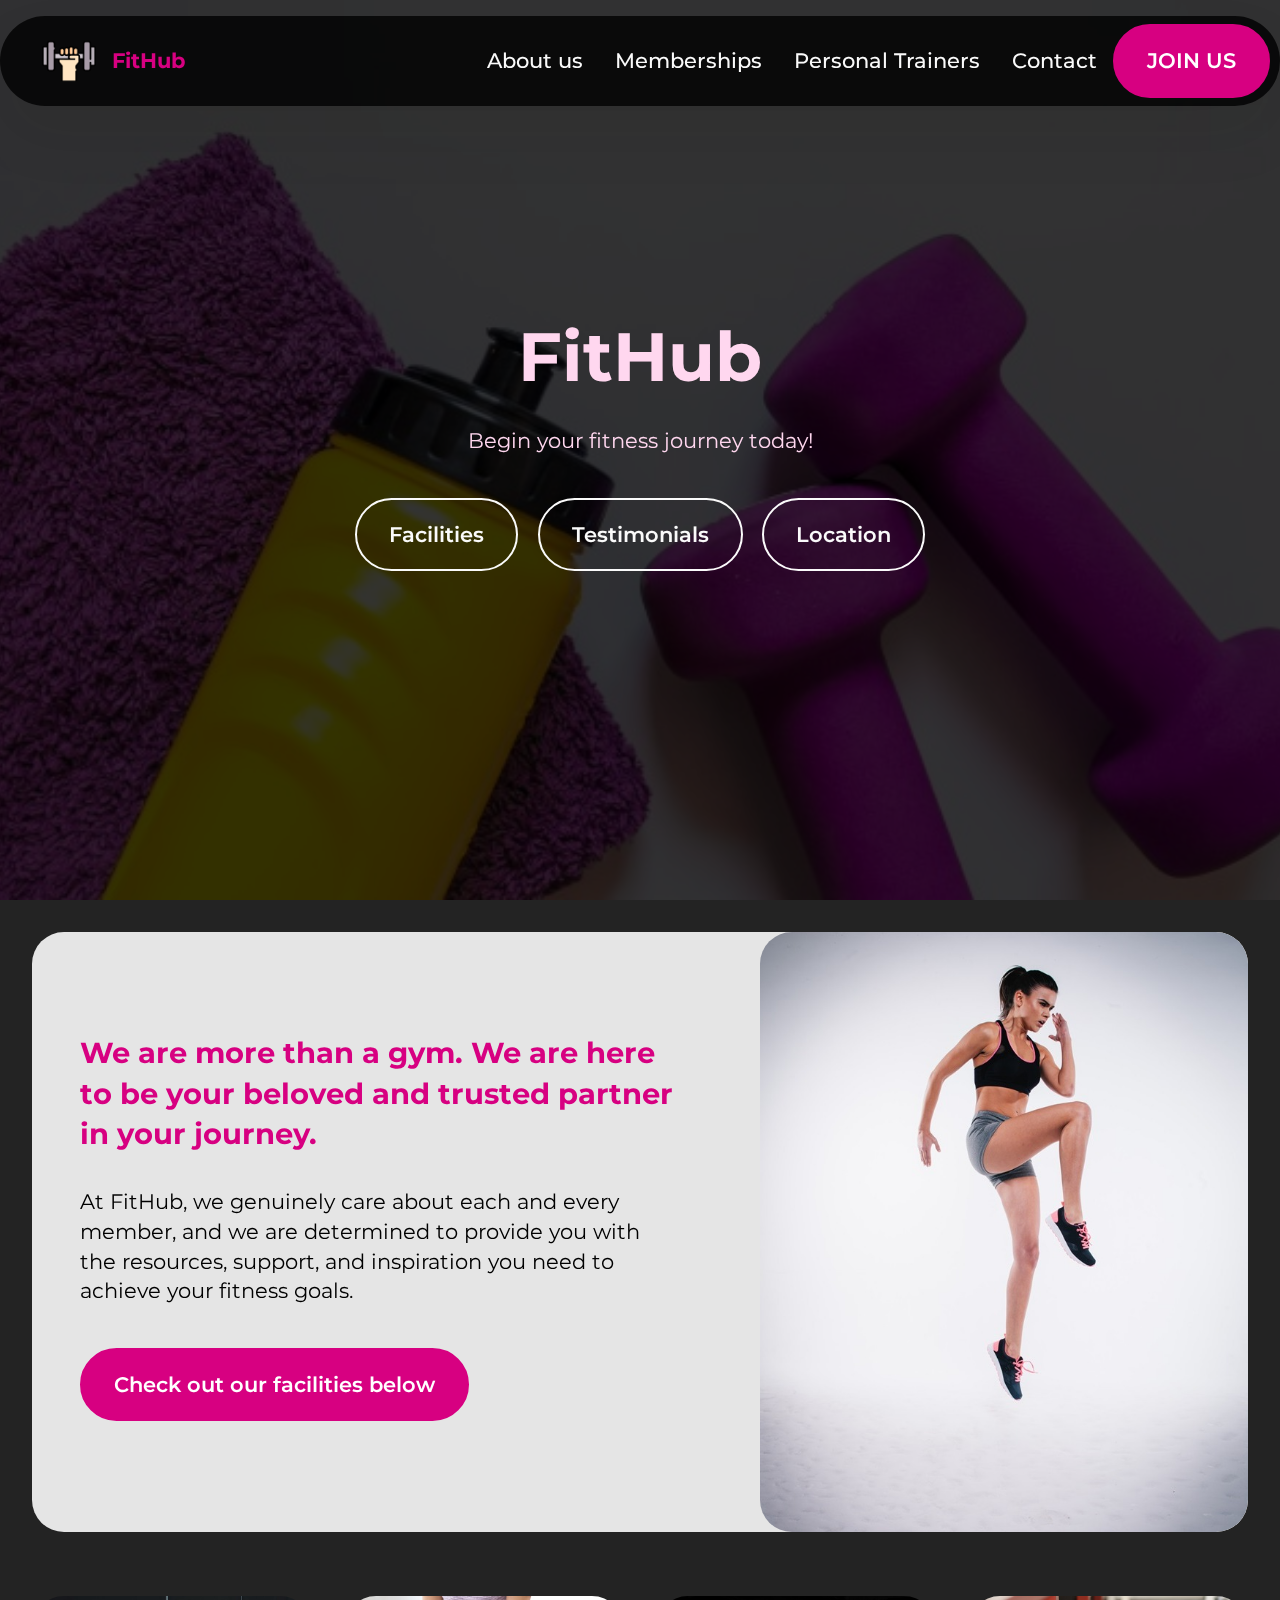
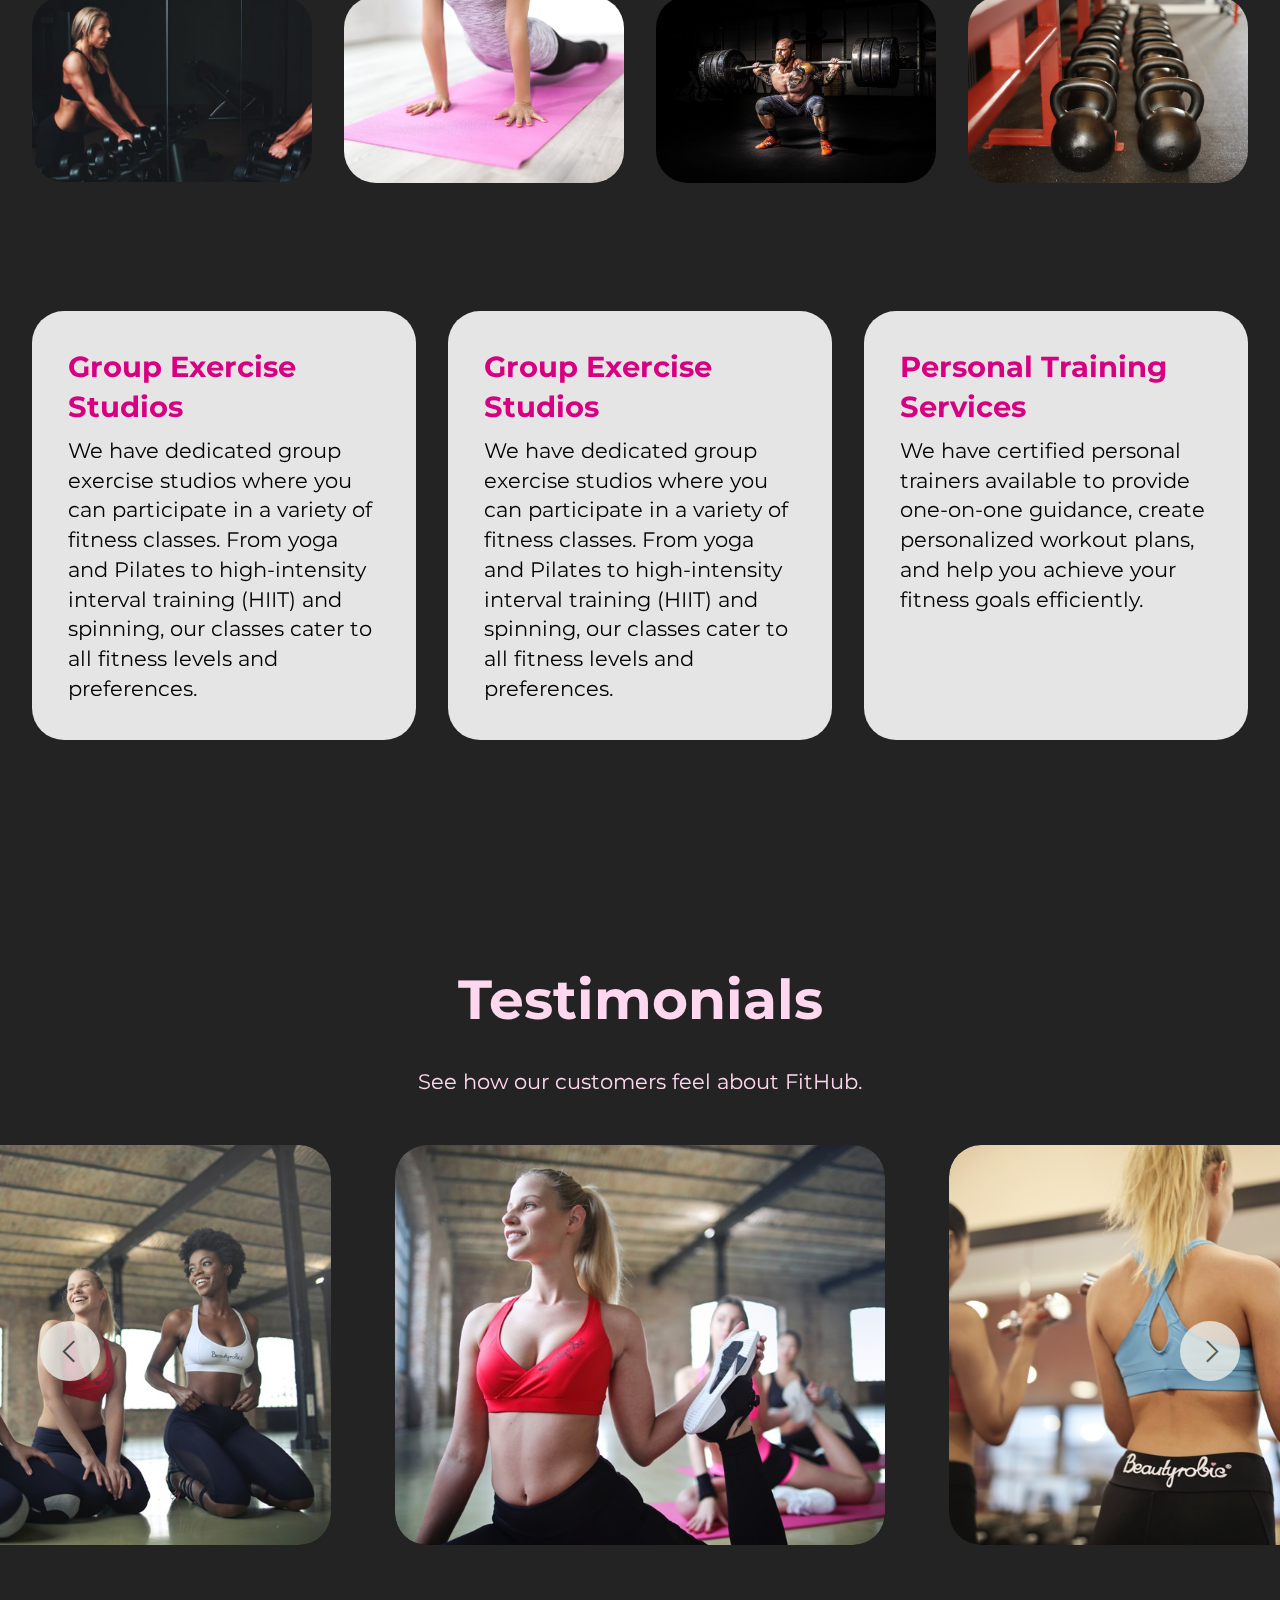
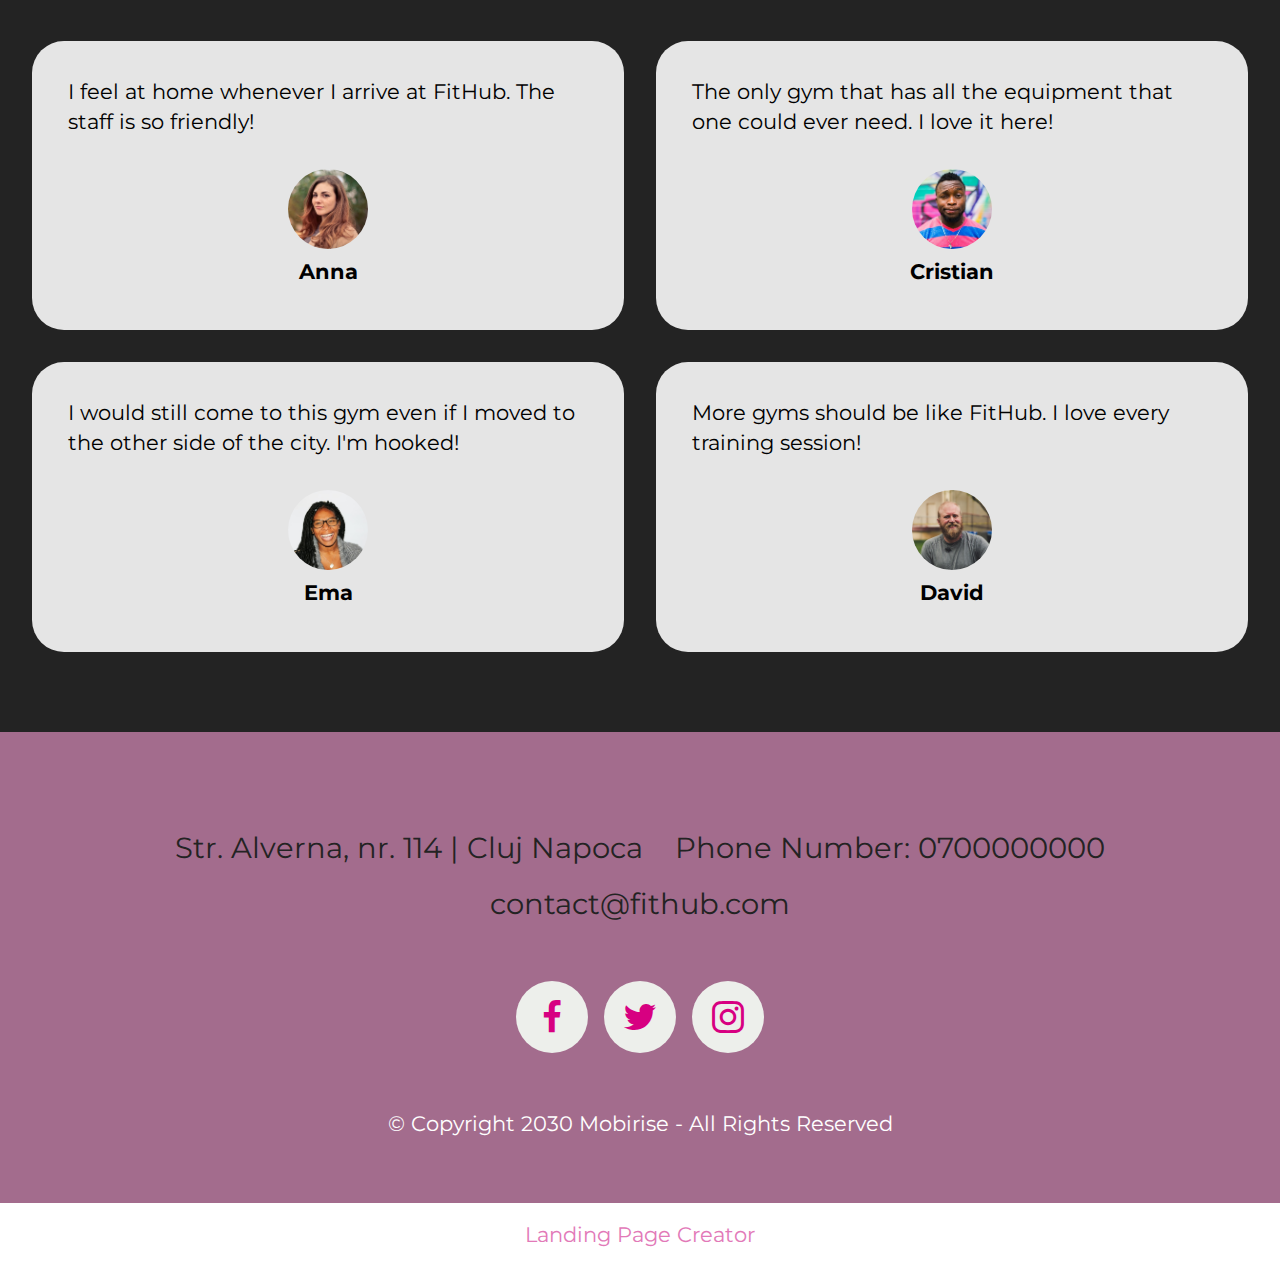
<file: index.html>
<!DOCTYPE html>
<html>
<head>

  <meta charset="UTF-8">
  <meta http-equiv="X-UA-Compatible" content="IE=edge">
  <meta name="generator" content="Mobirise v5.9.11, mobirise.com">
  <meta name="viewport" content="width=device-width, initial-scale=1, minimum-scale=1">
  <link rel="shortcut icon" href="assets/images/dumbbell-5.png" type="image/x-icon">
  <meta name="description" content="">
  
  
  <title>Home</title>
  <link rel="stylesheet" href="assets/web/assets/mobirise-icons2/mobirise2.css">
  <link rel="stylesheet" href="assets/bootstrap/css/bootstrap.min.css">
  <link rel="stylesheet" href="assets/bootstrap/css/bootstrap-grid.min.css">
  <link rel="stylesheet" href="assets/bootstrap/css/bootstrap-reboot.min.css">
  <link rel="stylesheet" href="assets/parallax/jarallax.css">
  <link rel="stylesheet" href="assets/dropdown/css/style.css">
  <link rel="stylesheet" href="assets/socicon/css/styles.css">
  <link rel="stylesheet" href="assets/theme/css/style.css">
  <link rel="preload" href="https://fonts.googleapis.com/css?family=Montserrat:100,200,300,400,500,600,700,800,900,100i,200i,300i,400i,500i,600i,700i,800i,900i&display=swap" as="style" onload="this.onload=null;this.rel='stylesheet'">
  <noscript><link rel="stylesheet" href="https://fonts.googleapis.com/css?family=Montserrat:100,200,300,400,500,600,700,800,900,100i,200i,300i,400i,500i,600i,700i,800i,900i&display=swap"></noscript>
  <link rel="preload" as="style" href="assets/mobirise/css/mbr-additional.css"><link rel="stylesheet" href="assets/mobirise/css/mbr-additional.css" type="text/css">

</head>
<body>
  
  <section data-bs-version="5.1" class="menu menu1 cid-u1r3w5JKEm" once="menu" id="menu01-0">
	

	<nav class="navbar navbar-dropdown navbar-fixed-top navbar-expand-lg">
		<div class="container">
			<div class="navbar-brand">
				<span class="navbar-logo">
					<a href="index.html">
						<img src="assets/images/dumbbell-5.png" alt="Drawing with a hand holding a dumbell" style="height: 3.4rem;">
					</a>
				</span>
				<span class="navbar-caption-wrap"><a class="navbar-caption text-secondary display-4" href="index.html">FitHub</a></span>
			</div>
			<button class="navbar-toggler" type="button" data-toggle="collapse" data-bs-toggle="collapse" data-target="#navbarSupportedContent" data-bs-target="#navbarSupportedContent" aria-controls="navbarNavAltMarkup" aria-expanded="false" aria-label="Toggle navigation">
				<div class="hamburger">
					<span></span>
					<span></span>
					<span></span>
					<span></span>
				</div>
			</button>
			<div class="collapse navbar-collapse" id="navbarSupportedContent">
				<ul class="navbar-nav nav-dropdown" data-app-modern-menu="true"><li class="nav-item">
						<a class="nav-link link text-white text-primary display-4" href="index.html">About us</a>
					</li>
					<li class="nav-item">
						<a class="nav-link link text-white text-primary display-4" href="page1.html" aria-expanded="false">Memberships</a>
					</li>
					<li class="nav-item">
						<a class="nav-link link text-white text-primary display-4" href="page2.html">Personal Trainers</a>
					</li><li class="nav-item"><a class="nav-link link text-white text-primary display-4" href="page3.html">Contact</a></li></ul>
				
				<div class="navbar-buttons mbr-section-btn"><a class="btn btn-secondary display-4" href="page1.html">JOIN US</a></div>
			</div>
		</div>
	</nav>
</section>

<section data-bs-version="5.1" class="header16 cid-u1r5R0DLTE mbr-fullscreen mbr-parallax-background" id="header17-2">
  
  <div class="mbr-overlay" style="opacity: 0.8; background-color: rgb(0, 0, 0);"></div>
  <div class="container-fluid">
    <div class="row">
      <div class="content-wrap col-12 col-md-12">
        <h1 class="mbr-section-title mbr-fonts-style mbr-white mb-4 display-1"><strong>FitHub</strong></h1>
        
        <p class="mbr-fonts-style mbr-text mbr-white mb-4 display-7">Begin your fitness journey today!</p>
        <div class="mbr-section-btn"><a class="btn btn-white-outline display-7" href="index.html#features032-9">Facilities</a> <a class="btn btn-white-outline display-7" href="index.html#slider04-l">Testimonials</a> <a class="btn btn-white-outline display-7" href="page3.html">Location</a></div>
      </div>
    </div>
  </div>
</section>

<section data-bs-version="5.1" class="start article05 cid-u1rd2EmOzL" id="article05-8">
  <div class="container">
    <div class="row justify-content-center align-items-center">
      <div class="col-12">
        <div class="card-wrapper">
          <div class="row">
            <div class="col-12 col-md-12 col-lg-5 image-wrapper">
              <img class="w-100" src="assets/images/jumping-3.jpeg" alt="Woman jumping while doing an exercise.">
            </div>
            <div class="col-12 col-lg col-md-12">
              <div class="text-wrapper align-left">
                <h2 class="mbr-section-title mbr-fonts-style mb-4 display-5"><strong>We are more than a gym. We are here to be your beloved and trusted partner in your journey.</strong></h2>
                <p class="mbr-text mbr-fonts-style mb-4 display-7">
                  At FitHub,&nbsp;we genuinely care about each and every member, and we are determined to provide you with the resources, support, and inspiration you need to achieve your fitness goals.
                </p>
                <div class="mbr-section-btn mt-3"><a class="btn btn-lg btn-secondary display-7" href="index.html#features032-9">Check out our facilities below</a></div>
              </div>
            </div>
          </div>
        </div>
      </div>
    </div>
  </div>
</section>

<section data-bs-version="5.1" class="gallery3 cid-u1vKXeSMc4" id="gallery03-x">
    
    
    <div class="container-fluid">
      <div class="row justify-content-center">
        <div class="col-12 content-head">
          
        </div>
      </div>
      <div class="row">
        <div class="item features-image col-12 col-md-6 col-lg-3">
          <div class="item-wrapper">
            <div class="item-img">
              <img src="assets/images/training-828726.jpeg" alt="Woman looking at herself in the mirror." title="" data-slide-to="0" data-bs-slide-to="0">
            </div>
            
          </div>
        </div>
        <div class="item features-image col-12 col-md-6 col-lg-3">
          <div class="item-wrapper">
            <div class="item-img">
              <img src="assets/images/pexels-photo-374101.jpeg" alt="Woman stretching during yoga." title="" data-slide-to="1" data-bs-slide-to="1">
            </div>
            
          </div>
        </div>
        <div class="item features-image col-12 col-md-6 col-lg-3">
          <div class="item-wrapper">
            <div class="item-img">
              <img src="assets/images/man-1282232.jpg" alt="Man lifting heavy weight." title="" data-slide-to="2" data-bs-slide-to="2">
            </div>
            
          </div>
        </div>
        <div class="item features-image col-12 col-md-6 col-lg-3">
          <div class="item-wrapper">
            <div class="item-img">
              <img src="assets/images/athlete-barbell.jpg" alt="Row of dumbells" title="" data-slide-to="3" data-bs-slide-to="3">
            </div>
            
          </div>
        </div>
      </div>
    </div>
  </section>

<section data-bs-version="5.1" class="features032 cid-u1rpTJTh3E" id="features032-9">
  

  
  
  <div class="container">
    <div class="row justify-content-center">
      
    </div>
    <div class="row">
      <div class="item features-without-image col-12 col-lg-4 active item-mb">
        <div class="item-wrapper">
          <div class="card-box align-left">
            
            <h2 class="card-title mbr-fonts-style display-5"><strong>Group Exercise Studios</strong></h2>
            <p class="card-text mbr-fonts-style display-7">
              We have dedicated group exercise studios where you can participate in a variety of fitness classes. From yoga and Pilates to high-intensity interval training (HIIT) and spinning, our classes cater to all fitness levels and preferences.</p>
          </div>
        </div>
      </div><div class="item features-without-image col-12 col-lg-4 item-mb">
        <div class="item-wrapper">
          <div class="card-box align-left">
            
            <h2 class="card-title mbr-fonts-style display-5"><strong>Group Exercise Studios</strong></h2>
            <p class="card-text mbr-fonts-style display-7">
              We have dedicated group exercise studios where you can participate in a variety of fitness classes. From yoga and Pilates to high-intensity interval training (HIIT) and spinning, our classes cater to all fitness levels and preferences.</p>
          </div>
        </div>
      </div>
      <div class="item features-without-image col-12 col-lg-4 item-mb">
        <div class="item-wrapper">
          <div class="card-box align-left">
            
            <h2 class="card-title mbr-fonts-style display-5"><strong>Personal Training Services</strong></h2>
            <p class="card-text mbr-fonts-style display-7">
              We have certified personal trainers available to provide one-on-one guidance, create personalized workout plans, and help you achieve your fitness goals efficiently.</p>
          </div>
        </div>
      </div>

    </div>
  </div>
</section>

<section data-bs-version="5.1" class="slider4 mbr-embla cid-u1s8LdSC4J" id="slider04-l">
    
    
    <div class="container-fluid">
        <div class="row mb-5 justify-content-center">
            <div class="col-12 content-head">
                <h2 class="mbr-section-title mbr-fonts-style align-center mb-0 display-2">
                    <strong>Testimonials</strong></h3>
                <p class="mbr-section-subtitle mbr-fonts-style align-center mb-0 mt-4 display-7">
                    See how our customers feel about FitHub.</p>
            </div>
        </div>
        <div class="row">
            <div class="col-12">
                <div class="embla position-relative" data-skip-snaps="true" data-align="center" data-contain-scroll="trimSnaps" data-loop="true" data-auto-play="true" data-auto-play-interval="3" data-draggable="true">
                    <div class="embla__viewport">
                        <div class="embla__container">
                            <div class="embla__slide slider-image item active" style="margin-left: 2rem; margin-right: 2rem;">
                                <div class="slide-content">
                                    <div class="item-img">
                                        <div class="item-wrapper">
                                            <img src="assets/images/active-activity1.jpg" alt="Women doing exercises." title="" data-slide-to="1" data-bs-slide-to="1">
                                        </div>
                                    </div>
                                </div>
                            </div><div class="embla__slide slider-image item active" style="margin-left: 2rem; margin-right: 2rem;">
                                <div class="slide-content">
                                    <div class="item-img">
                                        <div class="item-wrapper">
                                            <img src="assets/images/active-arms-back-867453.jpg" alt="Women doing exercises." title="" data-slide-to="2" data-bs-slide-to="2">
                                        </div>
                                    </div>
                                </div>
                            </div><div class="embla__slide slider-image item active" style="margin-left: 2rem; margin-right: 2rem;">
                                <div class="slide-content">
                                    <div class="item-img">
                                        <div class="item-wrapper">
                                            <img src="assets/images/active-beautiful-beauty-866027.jpg" alt="Women doing exercises." title="" data-slide-to="3" data-bs-slide-to="3">
                                        </div>
                                    </div>
                                </div>
                            </div><div class="embla__slide slider-image item active" style="margin-left: 2rem; margin-right: 2rem;">
                                <div class="slide-content">
                                    <div class="item-img">
                                        <div class="item-wrapper">
                                            <img src="assets/images/class1.jpg" alt="Women doing exercises." title="" data-slide-to="4" data-bs-slide-to="4">
                                        </div>
                                    </div>
                                </div>
                            </div><div class="embla__slide slider-image item active" style="margin-left: 2rem; margin-right: 2rem;">
                                <div class="slide-content">
                                    <div class="item-img">
                                        <div class="item-wrapper">
                                            <img src="assets/images/class3.jpg" alt="Women doing exercises." title="" data-slide-to="5" data-bs-slide-to="5">
                                        </div>
                                    </div>
                                </div>
                            </div>
                        </div>
                    </div>
                    <button class="embla__button embla__button--prev">
                        <span class="mobi-mbri mobi-mbri-arrow-prev" aria-hidden="true"></span>
                        <span class="sr-only visually-hidden visually-hidden">Previous</span>
                    </button>
                    <button class="embla__button embla__button--next">
                        <span class="mobi-mbri mobi-mbri-arrow-next" aria-hidden="true"></span>
                        <span class="sr-only visually-hidden visually-hidden">Next</span>
                    </button>
                </div>
            </div>
        </div>
    </div>
</section>

<section data-bs-version="5.1" class="people04 cid-u1vX10CrMm" id="people04-y">
	
	
	<div class="container">
		
		<div class="row mbr-masonry" data-masonry="{&quot;percentPosition&quot;: true }">
			<div class="item features-without-image col-12 col-md-6 col-lg-6 active">
				<div class="item-wrapper">
					<div class="card-box align-left">
						<p class="card-text mbr-fonts-style display-7">
							I feel at home whenever I arrive at FitHub. The staff is so friendly!
						</p>
						<div class="img-wrapper mt-4 mb-2">
							<img src="assets/images/w-30.jpg" alt="Woman posing for picture." data-slide-to="0" data-bs-slide-to="0">
						</div>
						<p class="card-title mbr-fonts-style display-7"><strong>Anna</strong></p>
					</div>
				</div>
			</div>
			<div class="item features-without-image col-12 col-md-6 col-lg-6">
				<div class="item-wrapper">
					<div class="card-box align-left">
						<p class="card-text mbr-fonts-style display-7">
							The only gym that has all the equipment that one could ever need. I love it here!</p>
						<div class="img-wrapper mt-4 mb-2">
							<img src="assets/images/m-2.jpg" data-slide-to="1" data-bs-slide-to="1" alt="Man posing for picture.">
						</div>
						<p class="card-title mbr-fonts-style display-7">
							<strong>Cristian</strong></p>
					</div>
				</div>
			</div>
			<div class="item features-without-image col-12 col-md-6 col-lg-6">
				<div class="item-wrapper">
					<div class="card-box align-left">
						<p class="card-text mbr-fonts-style display-7">
							I would still come to this gym even if I moved to the other side of the city. I'm hooked!</p>
						<div class="img-wrapper mt-4 mb-2">
							<img src="assets/images/w-10.jpg" data-slide-to="2" data-bs-slide-to="2" alt="Woman smiling for picture.">
						</div>
						<p class="card-title mbr-fonts-style display-7">
							<strong>Ema</strong>
            </p>
					</div>
				</div>
			</div>
			<div class="item features-without-image col-12 col-md-6 col-lg-6">
				<div class="item-wrapper">
					<div class="card-box align-left">
						<p class="card-text mbr-fonts-style display-7">
							More gyms should be like FitHub. I love every training session!
						</p>
						<div class="img-wrapper mt-4 mb-2">
							<img src="assets/images/m-43.jpg" data-slide-to="3" data-bs-slide-to="3" alt="Man smiling">
						</div>
						<p class="card-title mbr-fonts-style display-7">
							<strong>David</strong>
            </p>
					</div>
				</div>
			</div>
			
			
		</div>
	</div>
</section>

<section data-bs-version="5.1" class="footer3 cid-u1rtlm8gsR" once="footers" id="footer03-b">

    <div class="container">
        <div class="row">
            <div class="row-links">
                <ul class="header-menu">
                  <li class="header-menu-item mbr-fonts-style display-5">Str. Alverna, nr. 114 | Cluj Napoca</li><li class="header-menu-item mbr-fonts-style display-5">Phone Number: 0700000000</li><li class="header-menu-item mbr-fonts-style display-5">contact@fithub.com</li></ul>
              </div>

            <div class="col-12 mt-4">
                <div class="social-row">
                    <div class="soc-item">
                        <a href="https://www.facebook.com/" target="_blank">
                            <span class="mbr-iconfont display-7 socicon-facebook socicon"></span>
                        </a>
                    </div>
                    <div class="soc-item">
                        <a href="https://twitter.com/" target="_blank">
                            <span class="mbr-iconfont socicon-twitter socicon"></span>
                        </a>
                    </div>
                    <div class="soc-item">
                        <a href="https://www.instagram.com/" target="_blank">
                            <span class="mbr-iconfont socicon-instagram socicon"></span>
                        </a>
                    </div>
                    
                    
                </div>
            </div>
            <div class="col-12 mt-5">
                <p class="mbr-fonts-style copyright display-7">
                    © Copyright 2030 Mobirise - All Rights Reserved
                </p>
            </div>
        </div>
    </div>
</section><section class="display-7" style="padding: 0;align-items: center;justify-content: center;flex-wrap: wrap;    align-content: center;display: flex;position: relative;height: 4rem;"><a href="https://mobiri.se/3127999" style="flex: 1 1;height: 4rem;position: absolute;width: 100%;z-index: 1;"><img alt="" style="height: 4rem;" src="[data-uri]"></a><p style="margin: 0;text-align: center;" class="display-7">&#8204;</p><a style="z-index:1" href="https://mobirise.com/builder/landing-page-builder.html">Landing Page Creator</a></section><script src="assets/bootstrap/js/bootstrap.bundle.min.js"></script>  <script src="assets/parallax/jarallax.js"></script>  <script src="assets/smoothscroll/smooth-scroll.js"></script>  <script src="assets/ytplayer/index.js"></script>  <script src="assets/dropdown/js/navbar-dropdown.js"></script>  <script src="assets/embla/embla.min.js"></script>  <script src="assets/embla/script.js"></script>  <script src="assets/masonry/masonry.pkgd.min.js"></script>  <script src="assets/imagesloaded/imagesloaded.pkgd.min.js"></script>  <script src="assets/theme/js/script.js"></script>  
  
  
 <div id="scrollToTop" class="scrollToTop mbr-arrow-up"><a style="text-align: center;"><i class="mbr-arrow-up-icon mbr-arrow-up-icon-cm cm-icon cm-icon-smallarrow-up"></i></a></div>
  </body>
</html>
</file>
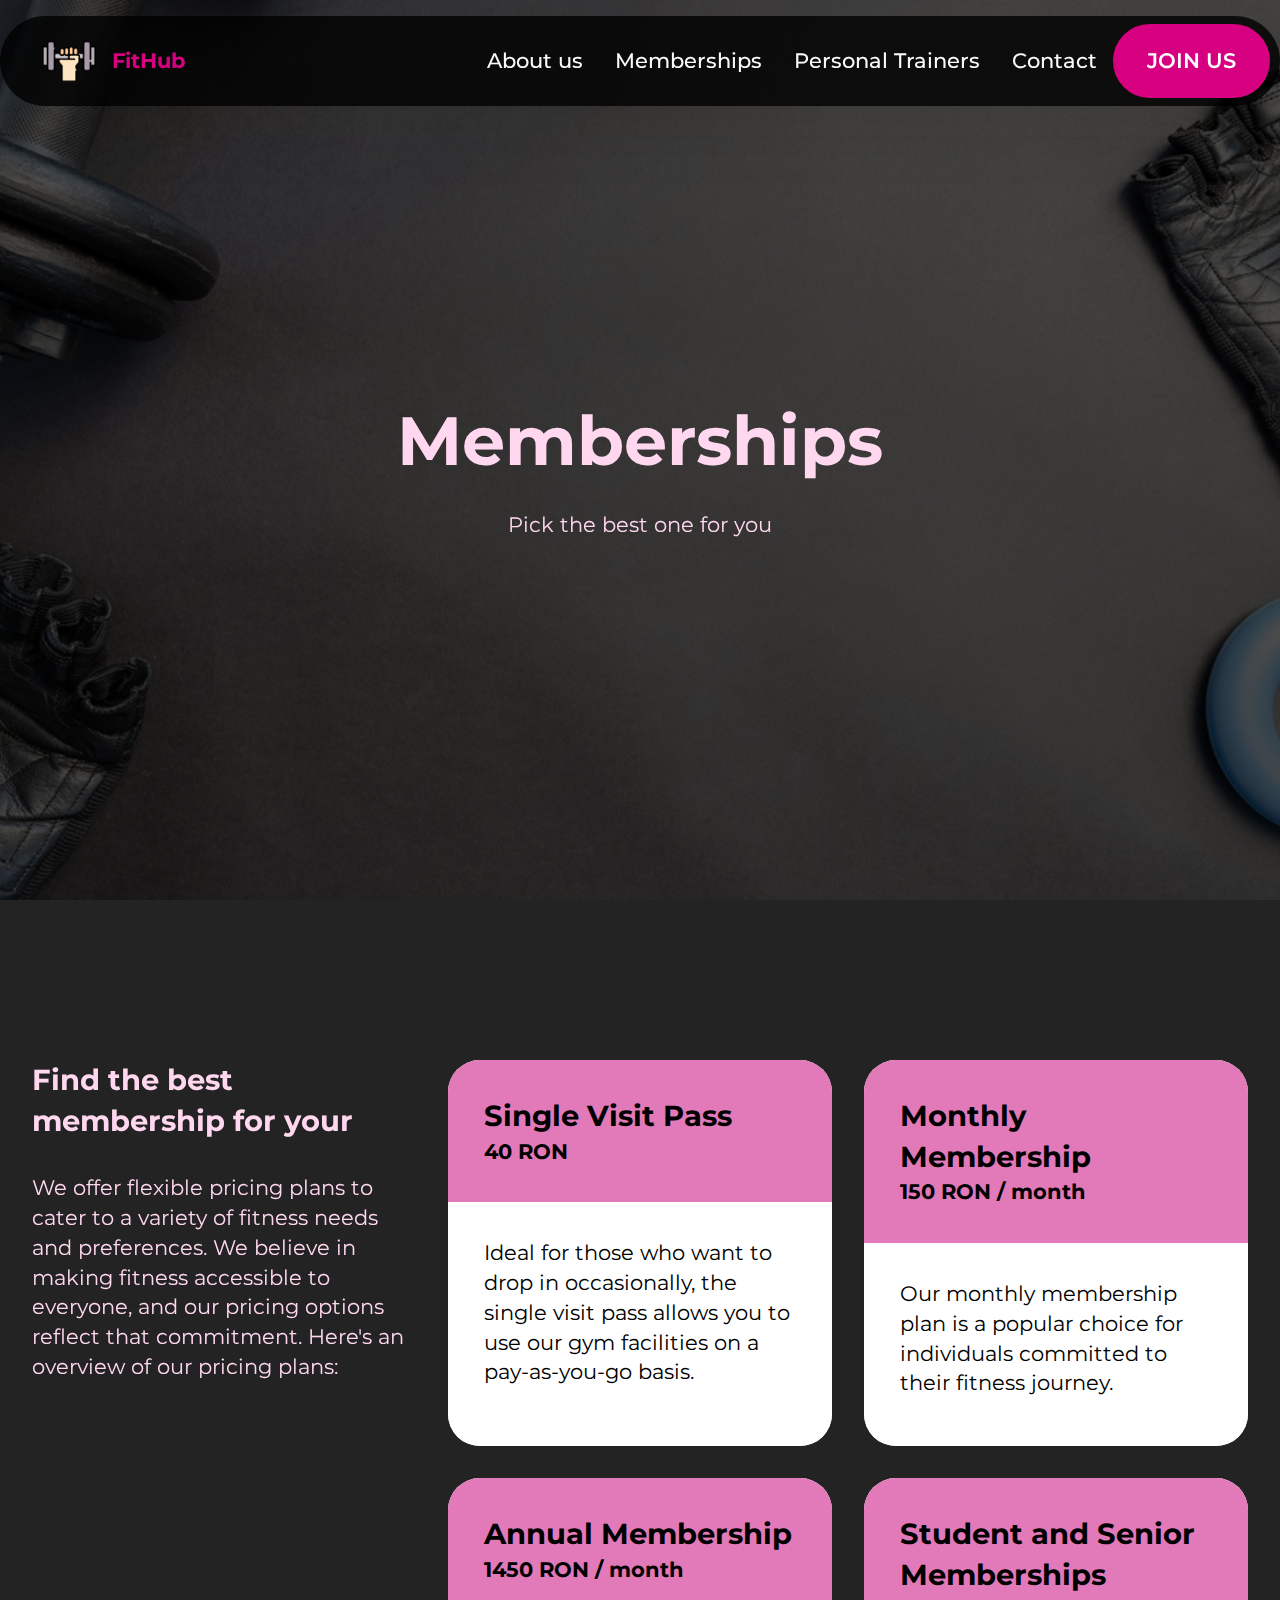
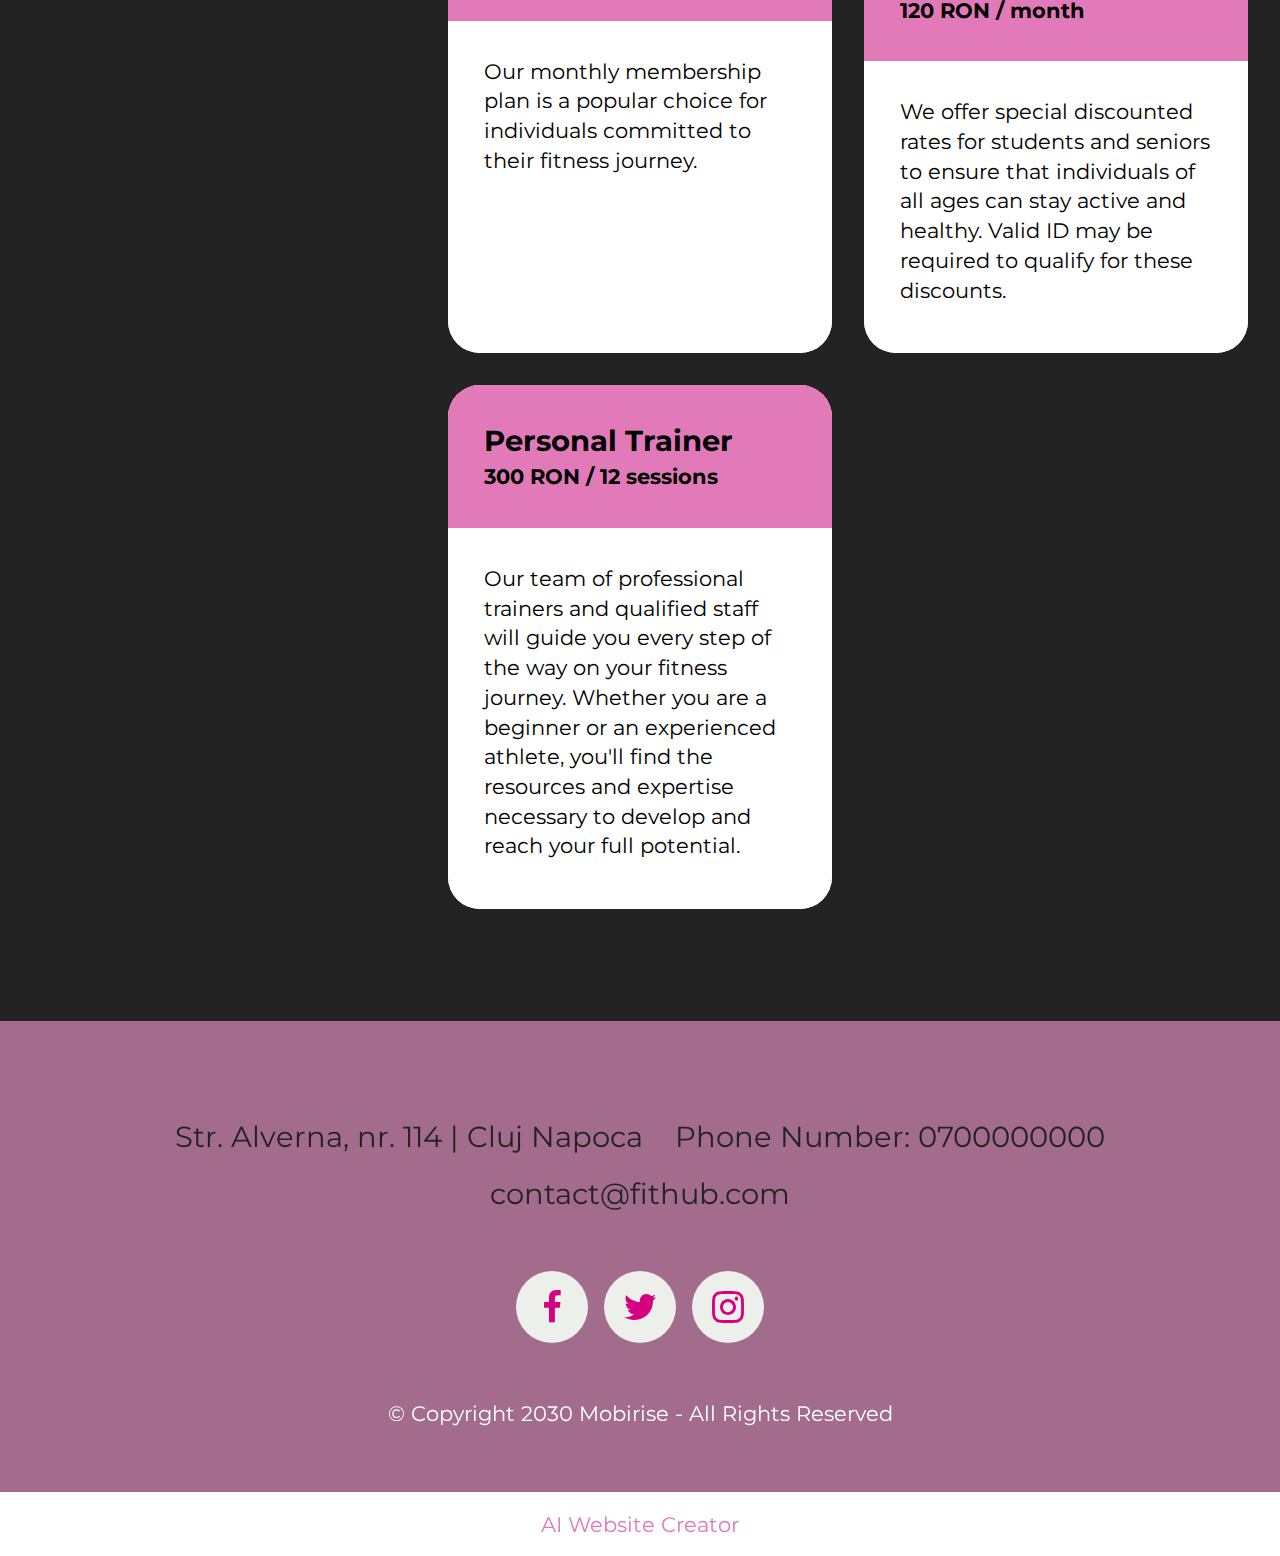
<file: page1.html>
<!DOCTYPE html>
<html>
<head>
  <meta charset="UTF-8">
  <meta http-equiv="X-UA-Compatible" content="IE=edge">
  <meta name="generator" content="Mobirise v5.9.11, mobirise.com">
  <meta name="viewport" content="width=device-width, initial-scale=1, minimum-scale=1">
  <link rel="shortcut icon" href="assets/images/dumbbell-5.png" type="image/x-icon">
  <meta name="description" content="">
  
  
  <title>Memberships</title>
  <link rel="stylesheet" href="assets/web/assets/mobirise-icons2/mobirise2.css">
  <link rel="stylesheet" href="assets/bootstrap/css/bootstrap.min.css">
  <link rel="stylesheet" href="assets/bootstrap/css/bootstrap-grid.min.css">
  <link rel="stylesheet" href="assets/bootstrap/css/bootstrap-reboot.min.css">
  <link rel="stylesheet" href="assets/parallax/jarallax.css">
  <link rel="stylesheet" href="assets/dropdown/css/style.css">
  <link rel="stylesheet" href="assets/socicon/css/styles.css">
  <link rel="stylesheet" href="assets/theme/css/style.css">
  <link rel="preload" href="https://fonts.googleapis.com/css?family=Montserrat:100,200,300,400,500,600,700,800,900,100i,200i,300i,400i,500i,600i,700i,800i,900i&display=swap" as="style" onload="this.onload=null;this.rel='stylesheet'">
  <noscript><link rel="stylesheet" href="https://fonts.googleapis.com/css?family=Montserrat:100,200,300,400,500,600,700,800,900,100i,200i,300i,400i,500i,600i,700i,800i,900i&display=swap"></noscript>
  <link rel="preload" as="style" href="assets/mobirise/css/mbr-additional.css"><link rel="stylesheet" href="assets/mobirise/css/mbr-additional.css" type="text/css">

</head>
<body>
  
  <section data-bs-version="5.1" class="menu menu1 cid-u1r3w5JKEm" once="menu" id="menu01-1">
	

	<nav class="navbar navbar-dropdown navbar-fixed-top navbar-expand-lg">
		<div class="container">
			<div class="navbar-brand">
				<span class="navbar-logo">
					<a href="index.html">
						<img src="assets/images/dumbbell-5.png" alt="Drawing with a hand holding a dumbell" style="height: 3.4rem;">
					</a>
				</span>
				<span class="navbar-caption-wrap"><a class="navbar-caption text-secondary display-4" href="index.html">FitHub</a></span>
			</div>
			<button class="navbar-toggler" type="button" data-toggle="collapse" data-bs-toggle="collapse" data-target="#navbarSupportedContent" data-bs-target="#navbarSupportedContent" aria-controls="navbarNavAltMarkup" aria-expanded="false" aria-label="Toggle navigation">
				<div class="hamburger">
					<span></span>
					<span></span>
					<span></span>
					<span></span>
				</div>
			</button>
			<div class="collapse navbar-collapse" id="navbarSupportedContent">
				<ul class="navbar-nav nav-dropdown" data-app-modern-menu="true"><li class="nav-item">
						<a class="nav-link link text-white text-primary display-4" href="index.html">About us</a>
					</li>
					<li class="nav-item">
						<a class="nav-link link text-white text-primary display-4" href="page1.html" aria-expanded="false">Memberships</a>
					</li>
					<li class="nav-item">
						<a class="nav-link link text-white text-primary display-4" href="page2.html">Personal Trainers</a>
					</li><li class="nav-item"><a class="nav-link link text-white text-primary display-4" href="page3.html">Contact</a></li></ul>
				
				<div class="navbar-buttons mbr-section-btn"><a class="btn btn-secondary display-4" href="page1.html">JOIN US</a></div>
			</div>
		</div>
	</nav>
</section>

<section data-bs-version="5.1" class="header16 cid-u1rQDRtl9p mbr-fullscreen mbr-parallax-background" id="header17-j">
  
  <div class="mbr-overlay" style="opacity: 0.7; background-color: rgb(0, 0, 0);"></div>
  <div class="container-fluid">
    <div class="row">
      <div class="content-wrap col-12 col-md-12">
        <h1 class="mbr-section-title mbr-fonts-style mbr-white mb-4 display-1">
          <strong><br>Memberships</strong></h1>
        
        <p class="mbr-fonts-style mbr-text mbr-white mb-4 display-7">Pick the best one for you</p>
        
      </div>
    </div>
  </div>
</section>

<section data-bs-version="5.1" class="pricing04 startm5 cid-u1rJItqEwc" id="pricing04-i">
  
  
  
  <div class="container">
    <div class="row justify-content-center">
      <div class="col-lg-4">
        <div class="col-12 col-md-12">
          <h2 class="mbr-section-title mbr-fonts-style mt-0 mb-4 display-5"><strong>Find the best membership for your</strong></h2>
          <p class="mbr-section-subtitle mbr-fonts-style mt-0 mb-4 display-7">We offer flexible pricing plans to cater to a variety of fitness needs and preferences. We believe in making fitness accessible to everyone, and our pricing options reflect that commitment. Here's an overview of our pricing plans:</p>
         
        </div>
      </div>

      <div class="col-lg-8 side-features">
        <div class="item features-without-image col-12 col-md-6 col-lg-6 item-mb active">
          <div class="item-wrapper">
            <div class="item-head">
              <h3 class="item-title mbr-fonts-style mb-0 display-5">
                <strong>Single Visit Pass</strong></h3>
              <h4 class="item-subtitle mbr-fonts-style mb-0 display-7"><strong>40 RON</strong></h4>
            </div>
            <div class="item-content">
              <p class="mbr-text mbr-fonts-style display-7">
                Ideal for those who want to drop in occasionally, the single visit pass allows you to use our gym facilities on a pay-as-you-go basis.&nbsp;</p>
            </div>
            
          </div>
        </div>
        <div class="item features-without-image col-12 col-md-6 col-lg-6 item-mb">
          <div class="item-wrapper">
            <div class="item-head">
              <h3 class="item-title mbr-fonts-style mb-0 display-5"><strong>Monthly Membership</strong></h3>
              <h4 class="item-subtitle mbr-fonts-style mb-0 display-7"><strong>150 RON / month</strong></h4>
            </div>
            <div class="item-content">
              <p class="mbr-text mbr-fonts-style display-7">Our monthly membership plan is a popular choice for individuals committed to their fitness journey.&nbsp;</p>
            </div>
            
          </div>
        </div><div class="item features-without-image col-12 col-md-6 col-lg-6 item-mb">
          <div class="item-wrapper">
            <div class="item-head">
              <h3 class="item-title mbr-fonts-style mb-0 display-5"><strong>Annual Membership</strong></h3>
              <h4 class="item-subtitle mbr-fonts-style mb-0 display-7"><strong>1450 RON / month</strong></h4>
            </div>
            <div class="item-content">
              <p class="mbr-text mbr-fonts-style display-7">Our monthly membership plan is a popular choice for individuals committed to their fitness journey.&nbsp;</p>
            </div>
            
          </div>
        </div><div class="item features-without-image col-12 col-md-6 col-lg-6 item-mb">
          <div class="item-wrapper">
            <div class="item-head">
              <h3 class="item-title mbr-fonts-style mb-0 display-5"><strong>Student and Senior Memberships</strong></h3>
              <h4 class="item-subtitle mbr-fonts-style mb-0 display-7"><strong>120 RON / month</strong></h4>
            </div>
            <div class="item-content">
              <p class="mbr-text mbr-fonts-style display-7">We offer special discounted rates for students and seniors to ensure that individuals of all ages can stay active and healthy. Valid ID may be required to qualify for these discounts.&nbsp;</p>
            </div>
            
          </div>
        </div><div class="item features-without-image col-12 col-md-6 col-lg-6 item-mb">
          <div class="item-wrapper">
            <div class="item-head">
              <h3 class="item-title mbr-fonts-style mb-0 display-5"><strong>Personal Trainer</strong></h3>
              <h4 class="item-subtitle mbr-fonts-style mb-0 display-7"><strong>300 RON / 12 sessions</strong></h4>
            </div>
            <div class="item-content">
              <p class="mbr-text mbr-fonts-style display-7">Our team of professional trainers and qualified staff will guide you every step of the way on your fitness journey. Whether you are a beginner or an experienced athlete, you'll find the resources and expertise necessary to develop and reach your full potential.</p>
            </div>
            
          </div>
        </div>
      </div>
    </div>
  </div>
</section>

<section data-bs-version="5.1" class="footer3 cid-u1rJzCQ2Pg" once="footers" id="footer03-h">

    <div class="container">
        <div class="row">
            <div class="row-links">
                <ul class="header-menu">

                <li class="header-menu-item mbr-fonts-style display-5">Str. Alverna, nr. 114 | Cluj Napoca</li><li class="header-menu-item mbr-fonts-style display-5">Phone Number: 0700000000</li><li class="header-menu-item mbr-fonts-style display-5">contact@fithub.com</li></ul>
              </div>

            <div class="col-12 mt-4">
                <div class="social-row">
                    <div class="soc-item">
                        <a href="https://www.facebook.com/" target="_blank">
                            <span class="mbr-iconfont display-7 socicon-facebook socicon"></span>
                        </a>
                    </div>
                    <div class="soc-item">
                        <a href="https://twitter.com/" target="_blank">
                            <span class="mbr-iconfont socicon-twitter socicon"></span>
                        </a>
                    </div>
                    <div class="soc-item">
                        <a href="https://www.instagram.com/" target="_blank">
                            <span class="mbr-iconfont socicon-instagram socicon"></span>
                        </a>
                    </div>
                    
                    
                </div>
            </div>
            <div class="col-12 mt-5">
                <p class="mbr-fonts-style copyright display-7">
                    © Copyright 2030 Mobirise - All Rights Reserved
                </p>
            </div>
        </div>
    </div>
</section><section class="display-7" style="padding: 0;align-items: center;justify-content: center;flex-wrap: wrap;    align-content: center;display: flex;position: relative;height: 4rem;"><a href="https://mobiri.se/3127999" style="flex: 1 1;height: 4rem;position: absolute;width: 100%;z-index: 1;"><img alt="" style="height: 4rem;" src="[data-uri]"></a><p style="margin: 0;text-align: center;" class="display-7">&#8204;</p><a style="z-index:1" href="https://mobirise.com/builder/ai-website-builder.html">AI Website Creator</a></section><script src="assets/bootstrap/js/bootstrap.bundle.min.js"></script>  <script src="assets/parallax/jarallax.js"></script>  <script src="assets/smoothscroll/smooth-scroll.js"></script>  <script src="assets/ytplayer/index.js"></script>  <script src="assets/dropdown/js/navbar-dropdown.js"></script>  <script src="assets/theme/js/script.js"></script>  
  
  
 <div id="scrollToTop" class="scrollToTop mbr-arrow-up"><a style="text-align: center;"><i class="mbr-arrow-up-icon mbr-arrow-up-icon-cm cm-icon cm-icon-smallarrow-up"></i></a></div>
  </body>
</html>
</file>
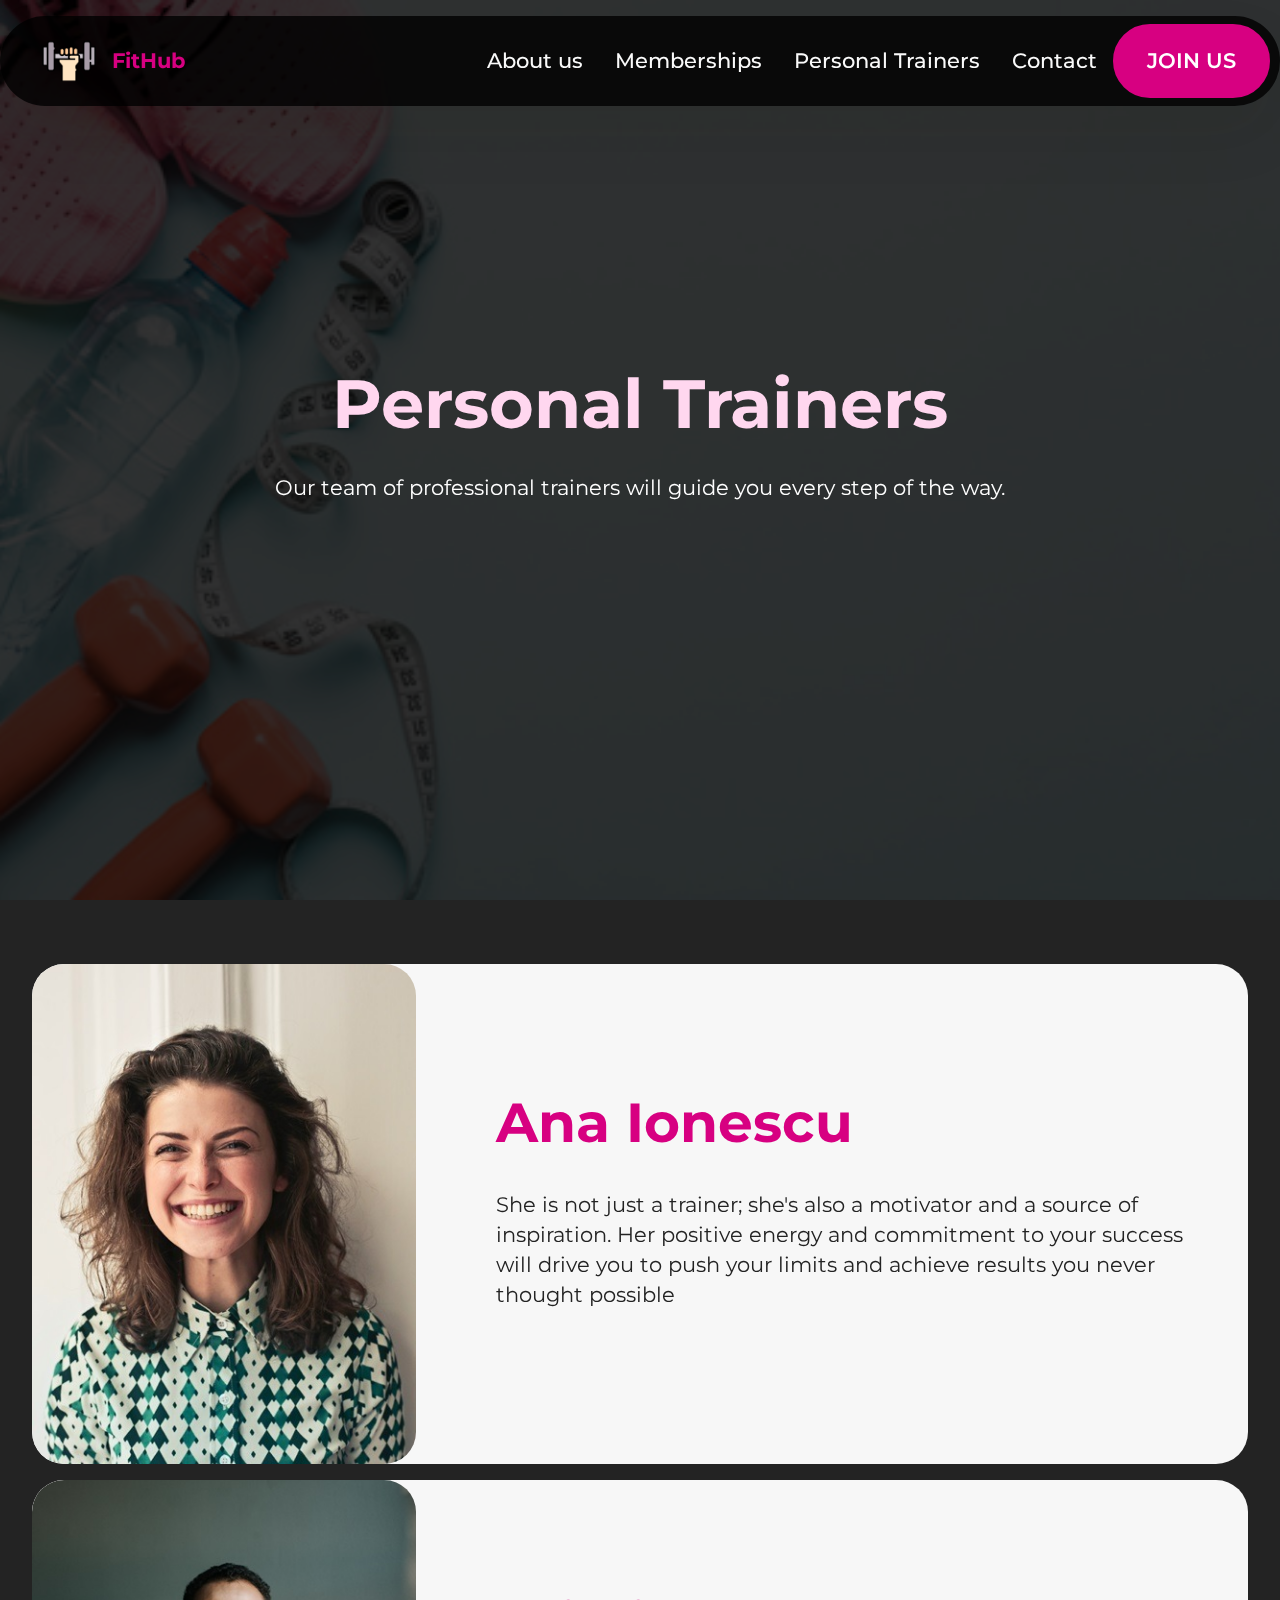
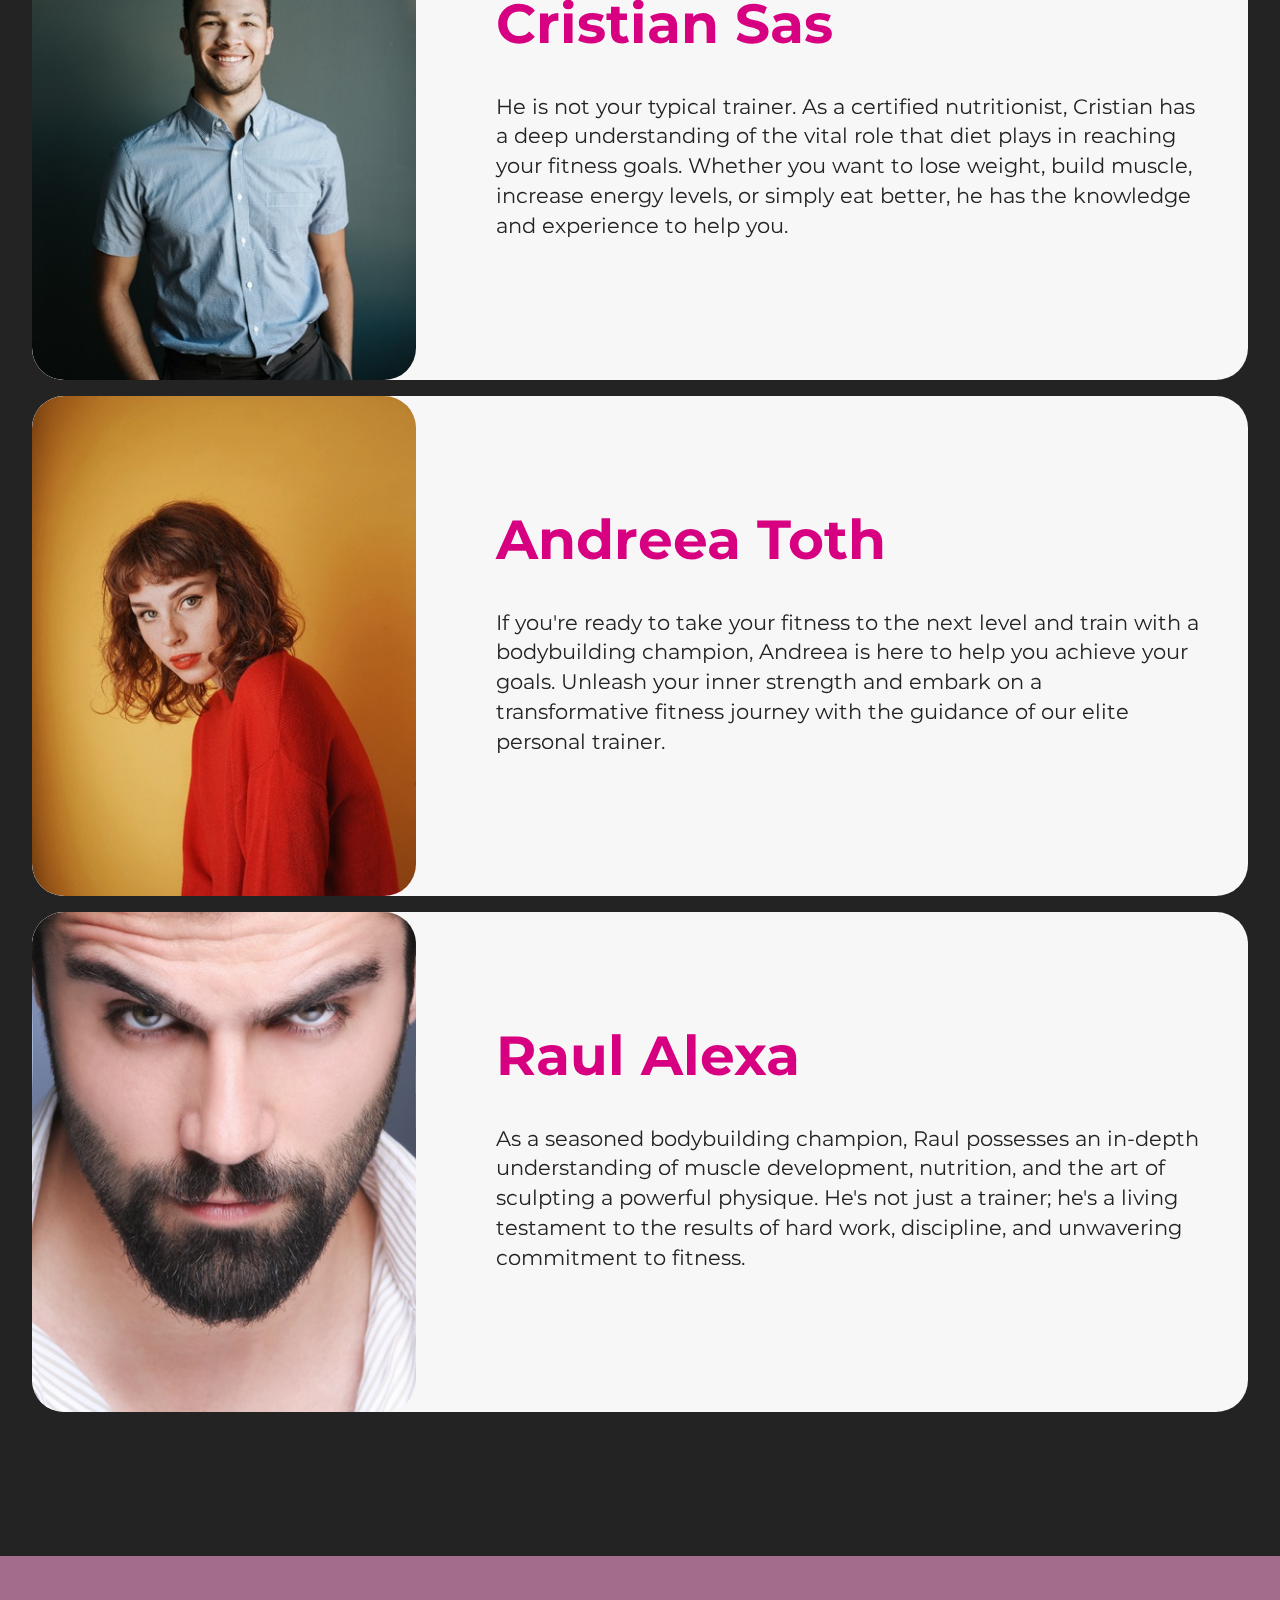
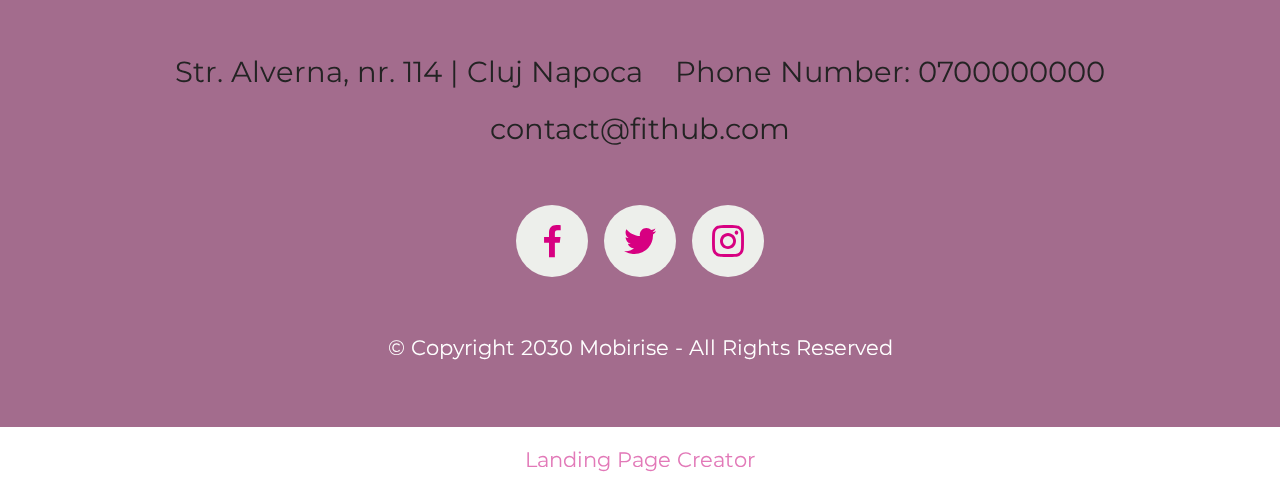
<file: page2.html>
<!DOCTYPE html>
<html  >
<head>
  <meta charset="UTF-8">
  <meta http-equiv="X-UA-Compatible" content="IE=edge">
  <meta name="generator" content="Mobirise v5.9.11, mobirise.com">
  <meta name="viewport" content="width=device-width, initial-scale=1, minimum-scale=1">
  <link rel="shortcut icon" href="assets/images/dumbbell-5.png" type="image/x-icon">
  <meta name="description" content="">
  
  
  <title>Personal Trainers</title>
  <link rel="stylesheet" href="assets/web/assets/mobirise-icons2/mobirise2.css">
  <link rel="stylesheet" href="assets/bootstrap/css/bootstrap.min.css">
  <link rel="stylesheet" href="assets/bootstrap/css/bootstrap-grid.min.css">
  <link rel="stylesheet" href="assets/bootstrap/css/bootstrap-reboot.min.css">
  <link rel="stylesheet" href="assets/parallax/jarallax.css">
  <link rel="stylesheet" href="assets/dropdown/css/style.css">
  <link rel="stylesheet" href="assets/socicon/css/styles.css">
  <link rel="stylesheet" href="assets/theme/css/style.css">
  <link rel="preload" href="https://fonts.googleapis.com/css?family=Montserrat:100,200,300,400,500,600,700,800,900,100i,200i,300i,400i,500i,600i,700i,800i,900i&display=swap" as="style" onload="this.onload=null;this.rel='stylesheet'">
  <noscript><link rel="stylesheet" href="https://fonts.googleapis.com/css?family=Montserrat:100,200,300,400,500,600,700,800,900,100i,200i,300i,400i,500i,600i,700i,800i,900i&display=swap"></noscript>
  <link rel="preload" as="style" href="assets/mobirise/css/mbr-additional.css"><link rel="stylesheet" href="assets/mobirise/css/mbr-additional.css" type="text/css">

</head>
<body>
  
  <section data-bs-version="5.1" class="menu menu1 cid-u1r3w5JKEm" once="menu" id="menu01-c">
	

	<nav class="navbar navbar-dropdown navbar-fixed-top navbar-expand-lg">
		<div class="container">
			<div class="navbar-brand">
				<span class="navbar-logo">
					<a href="index.html">
						<img src="assets/images/dumbbell-5.png" alt="Drawing with a hand holding a dumbell" style="height: 3.4rem;">
					</a>
				</span>
				<span class="navbar-caption-wrap"><a class="navbar-caption text-secondary display-4" href="index.html">FitHub</a></span>
			</div>
			<button class="navbar-toggler" type="button" data-toggle="collapse" data-bs-toggle="collapse" data-target="#navbarSupportedContent" data-bs-target="#navbarSupportedContent" aria-controls="navbarNavAltMarkup" aria-expanded="false" aria-label="Toggle navigation">
				<div class="hamburger">
					<span></span>
					<span></span>
					<span></span>
					<span></span>
				</div>
			</button>
			<div class="collapse navbar-collapse" id="navbarSupportedContent">
				<ul class="navbar-nav nav-dropdown" data-app-modern-menu="true"><li class="nav-item">
						<a class="nav-link link text-white text-primary display-4" href="index.html">About us</a>
					</li>
					<li class="nav-item">
						<a class="nav-link link text-white text-primary display-4" href="page1.html" aria-expanded="false">Memberships</a>
					</li>
					<li class="nav-item">
						<a class="nav-link link text-white text-primary display-4" href="page2.html">Personal Trainers</a>
					</li><li class="nav-item"><a class="nav-link link text-white text-primary display-4" href="page3.html">Contact</a></li></ul>
				
				<div class="navbar-buttons mbr-section-btn"><a class="btn btn-secondary display-4" href="page1.html">JOIN US</a></div>
			</div>
		</div>
	</nav>
</section>

<section data-bs-version="5.1" class="header16 cid-u1sjk81Ack mbr-fullscreen mbr-parallax-background" id="header17-r">
  
  <div class="mbr-overlay" style="opacity: 0.8; background-color: rgb(0, 0, 0);"></div>
  <div class="container-fluid">
    <div class="row">
      <div class="content-wrap col-12 col-md-12">
        <h1 class="mbr-section-title mbr-fonts-style mbr-white mb-4 display-1">
          <strong>Personal Trainers</strong></h1>
        
        <p class="mbr-fonts-style mbr-text mbr-white mb-4 display-7">Our team of professional trainers will guide you every step of the way.</p>
        
      </div>
    </div>
  </div>
</section>

<section data-bs-version="5.1" class="features024 cid-u1slscGoW9" id="features024-s">

  <div class="container">
    <div class="row justify-content-center align-items-center">
      <div class="col-12">
        <div class="card-wrapper">
          <div class="row">
            <div class="col-12 col-md-12 col-lg-4 image-wrapper">
              <img class="w-100" src="assets/images/w-31.jpeg" alt="Smiling woman">
            </div>
            <div class="col-12 col-lg col-md-12">
              <div class="text-wrapper align-left">
                <h2 class="mbr-section-title mbr-fonts-style mb-4 display-2">
                  <strong>Ana Ionescu</strong></h2>
                
                <p class="mbr-text mbr-fonts-style mb-4 display-7">She is not just a trainer; she's also a motivator and a source of inspiration. Her positive energy and commitment to your success will drive you to push your limits and achieve results you never thought possible
                </p>
                
              </div>
            </div>
          </div>
        </div>
      </div>
    </div>
  </div>
</section>

<section data-bs-version="5.1" class="features024 cid-u1sn7tJo6a" id="features024-u">

  <div class="container">
    <div class="row justify-content-center align-items-center">
      <div class="col-12">
        <div class="card-wrapper">
          <div class="row">
            <div class="col-12 col-md-12 col-lg-4 image-wrapper">
              <img class="w-100" src="assets/images/m-39.jpg" alt="Smiling man">
            </div>
            <div class="col-12 col-lg col-md-12">
              <div class="text-wrapper align-left">
                <h2 class="mbr-section-title mbr-fonts-style mb-4 display-2"><strong>Cristian Sas</strong></h2>
                
                <p class="mbr-text mbr-fonts-style mb-4 display-7">He is not your typical trainer. As a certified nutritionist, Cristian has a deep understanding of the vital role that diet plays in reaching your fitness goals. Whether you want to lose weight, build muscle, increase energy levels, or simply eat better, he has the knowledge and experience to help you.
                </p>
                
              </div>
            </div>
          </div>
        </div>
      </div>
    </div>
  </div>
</section>

<section data-bs-version="5.1" class="features024 cid-u1sn9oeTWc" id="features024-v">

  <div class="container">
    <div class="row justify-content-center align-items-center">
      <div class="col-12">
        <div class="card-wrapper">
          <div class="row">
            <div class="col-12 col-md-12 col-lg-4 image-wrapper">
              <img class="w-100" src="assets/images/w-39.jpg" alt="Woman posing for a picture">
            </div>
            <div class="col-12 col-lg col-md-12">
              <div class="text-wrapper align-left">
                <h2 class="mbr-section-title mbr-fonts-style mb-4 display-2"><strong>Andreea Toth</strong></h2>
                
                <p class="mbr-text mbr-fonts-style mb-4 display-7">If you're ready to take your fitness to the next level and train with a bodybuilding champion, Andreea is here to help you achieve your goals. Unleash your inner strength and embark on a transformative fitness journey with the guidance of our elite personal trainer.
                </p>
                
              </div>
            </div>
          </div>
        </div>
      </div>
    </div>
  </div>
</section>

<section data-bs-version="5.1" class="features024 cid-u1snaT0hEa" id="features024-w">

  <div class="container">
    <div class="row justify-content-center align-items-center">
      <div class="col-12">
        <div class="card-wrapper">
          <div class="row">
            <div class="col-12 col-md-12 col-lg-4 image-wrapper">
              <img class="w-100" src="assets/images/m-8.jpg" alt="Man posing for a picture">
            </div>
            <div class="col-12 col-lg col-md-12">
              <div class="text-wrapper align-left">
                <h2 class="mbr-section-title mbr-fonts-style mb-4 display-2"><strong>Raul Alexa</strong></h2>
                
                <p class="mbr-text mbr-fonts-style mb-4 display-7">As a seasoned bodybuilding champion, Raul possesses an in-depth understanding of muscle development, nutrition, and the art of sculpting a powerful physique. He's not just a trainer; he's a living testament to the results of hard work, discipline, and unwavering commitment to fitness.&nbsp;</p>
                
              </div>
            </div>
          </div>
        </div>
      </div>
    </div>
  </div>
</section>

<section data-bs-version="5.1" class="footer3 cid-u1rtlm8gsR" once="footers" id="footer03-d">

    <div class="container">
        <div class="row">
            <div class="row-links">
                <ul class="header-menu">

                <li class="header-menu-item mbr-fonts-style display-5">Str. Alverna, nr. 114 | Cluj Napoca</li><li class="header-menu-item mbr-fonts-style display-5">Phone Number: 0700000000</li><li class="header-menu-item mbr-fonts-style display-5">contact@fithub.com</li></ul>
              </div>

            <div class="col-12 mt-4">
                <div class="social-row">
                    <div class="soc-item">
                        <a href="https://www.facebook.com/" target="_blank">
                            <span class="mbr-iconfont display-7 socicon-facebook socicon"></span>
                        </a>
                    </div>
                    <div class="soc-item">
                        <a href="https://twitter.com/" target="_blank">
                            <span class="mbr-iconfont socicon-twitter socicon"></span>
                        </a>
                    </div>
                    <div class="soc-item">
                        <a href="https://www.instagram.com/" target="_blank">
                            <span class="mbr-iconfont socicon-instagram socicon"></span>
                        </a>
                    </div>
                    
                    
                </div>
            </div>
            <div class="col-12 mt-5">
                <p class="mbr-fonts-style copyright display-7">
                    © Copyright 2030 Mobirise - All Rights Reserved
                </p>
            </div>
        </div>
    </div>
</section><section class="display-7" style="padding: 0;align-items: center;justify-content: center;flex-wrap: wrap;    align-content: center;display: flex;position: relative;height: 4rem;"><a href="https://mobiri.se/3127999" style="flex: 1 1;height: 4rem;position: absolute;width: 100%;z-index: 1;"><img alt="" style="height: 4rem;" src="[data-uri]"></a><p style="margin: 0;text-align: center;" class="display-7">&#8204;</p><a style="z-index:1" href="https://mobirise.com/builder/landing-page-builder.html">Landing Page Creator</a></section><script src="assets/bootstrap/js/bootstrap.bundle.min.js"></script>  <script src="assets/parallax/jarallax.js"></script>  <script src="assets/smoothscroll/smooth-scroll.js"></script>  <script src="assets/ytplayer/index.js"></script>  <script src="assets/dropdown/js/navbar-dropdown.js"></script>  <script src="assets/theme/js/script.js"></script>  
  
  
 <div id="scrollToTop" class="scrollToTop mbr-arrow-up"><a style="text-align: center;"><i class="mbr-arrow-up-icon mbr-arrow-up-icon-cm cm-icon cm-icon-smallarrow-up"></i></a></div>
  </body>
</html>
</file>
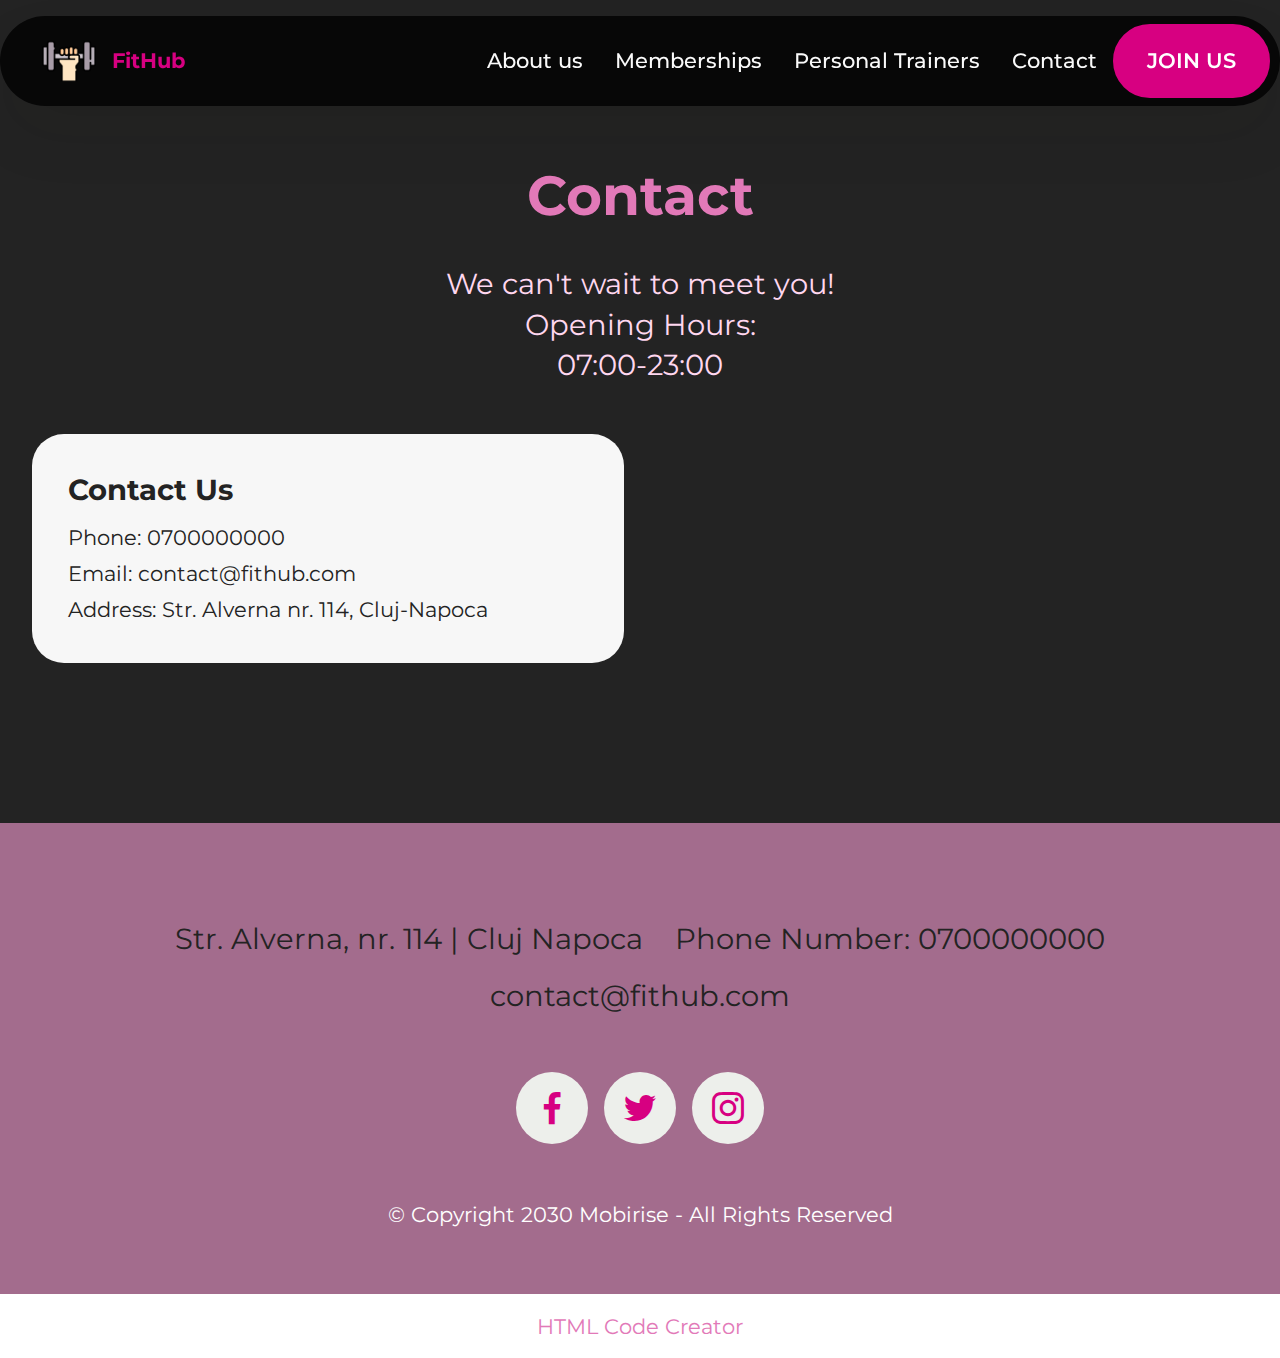
<file: page3.html>
<!DOCTYPE html>
<html  >
<head>
  <!-- Site made with Mobirise Website Builder v5.9.11, https://mobirise.com -->
  <meta charset="UTF-8">
  <meta http-equiv="X-UA-Compatible" content="IE=edge">
  <meta name="generator" content="Mobirise v5.9.11, mobirise.com">
  <meta name="viewport" content="width=device-width, initial-scale=1, minimum-scale=1">
  <link rel="shortcut icon" href="assets/images/dumbbell-5.png" type="image/x-icon">
  <meta name="description" content="">
  
  
  <title>Contact</title>
  <link rel="stylesheet" href="assets/web/assets/mobirise-icons2/mobirise2.css">
  <link rel="stylesheet" href="assets/bootstrap/css/bootstrap.min.css">
  <link rel="stylesheet" href="assets/bootstrap/css/bootstrap-grid.min.css">
  <link rel="stylesheet" href="assets/bootstrap/css/bootstrap-reboot.min.css">
  <link rel="stylesheet" href="assets/dropdown/css/style.css">
  <link rel="stylesheet" href="assets/socicon/css/styles.css">
  <link rel="stylesheet" href="assets/theme/css/style.css">
  <link rel="preload" href="https://fonts.googleapis.com/css?family=Montserrat:100,200,300,400,500,600,700,800,900,100i,200i,300i,400i,500i,600i,700i,800i,900i&display=swap" as="style" onload="this.onload=null;this.rel='stylesheet'">
  <noscript><link rel="stylesheet" href="https://fonts.googleapis.com/css?family=Montserrat:100,200,300,400,500,600,700,800,900,100i,200i,300i,400i,500i,600i,700i,800i,900i&display=swap"></noscript>
  <link rel="preload" as="style" href="assets/mobirise/css/mbr-additional.css"><link rel="stylesheet" href="assets/mobirise/css/mbr-additional.css" type="text/css">

</head>
<body>
  
  <section data-bs-version="5.1" class="menu menu1 cid-u1r3w5JKEm" once="menu" id="menu01-e">
	

	<nav class="navbar navbar-dropdown navbar-fixed-top navbar-expand-lg">
		<div class="container">
			<div class="navbar-brand">
				<span class="navbar-logo">
					<a href="index.html">
						<img src="assets/images/dumbbell-5.png" alt="Drawing with a hand holding a dumbell" style="height: 3.4rem;">
					</a>
				</span>
				<span class="navbar-caption-wrap"><a class="navbar-caption text-secondary display-4" href="index.html">FitHub</a></span>
			</div>
			<button class="navbar-toggler" type="button" data-toggle="collapse" data-bs-toggle="collapse" data-target="#navbarSupportedContent" data-bs-target="#navbarSupportedContent" aria-controls="navbarNavAltMarkup" aria-expanded="false" aria-label="Toggle navigation">
				<div class="hamburger">
					<span></span>
					<span></span>
					<span></span>
					<span></span>
				</div>
			</button>
			<div class="collapse navbar-collapse" id="navbarSupportedContent">
				<ul class="navbar-nav nav-dropdown" data-app-modern-menu="true"><li class="nav-item">
						<a class="nav-link link text-white text-primary display-4" href="index.html">About us</a>
					</li>
					<li class="nav-item">
						<a class="nav-link link text-white text-primary display-4" href="page1.html" aria-expanded="false">Memberships</a>
					</li>
					<li class="nav-item">
						<a class="nav-link link text-white text-primary display-4" href="page2.html">Personal Trainers</a>
					</li><li class="nav-item"><a class="nav-link link text-white text-primary display-4" href="page3.html">Contact</a></li></ul>
				
				<div class="navbar-buttons mbr-section-btn"><a class="btn btn-secondary display-4" href="page1.html">JOIN US</a></div>
			</div>
		</div>
	</nav>
</section>

<section data-bs-version="5.1" class="contacts02 map1 cid-u1sdqmZ3YQ" id="contacts02-n">

    <div class="container">
        <div class="row justify-content-center">
            <div class="col-12 content-head">
                <div class="mbr-section-head mb-5">
                    <h1 class="mbr-section-title mbr-fonts-style align-center mb-0 display-2">
                        <strong>Contact</strong></h1>
                    <p class="mbr-section-subtitle mbr-fonts-style align-center mb-0 mt-4 display-5">We can't wait to meet you!<br>Opening Hours:<br>07:00-23:00</p>
                </div>
            </div>
        </div>
        <div class="row justify-content-center">
            <div class="card col-12 col-md-12 col-lg-6">
                <div class="card-wrapper">
                    <div class="text-wrapper">
                        <h2 class="cardTitle mbr-fonts-style mb-2 display-5">
                            <strong>Contact Us</strong>
                        </h2>
                        <ul class="list mbr-fonts-style display-7">
                            <li class="mbr-text item-wrap">Phone: 0700000000</li>
                            <li class="mbr-text item-wrap">Email: contact@fithub.com</li>
                            <li class="mbr-text item-wrap">Address: Str. Alverna nr. 114, Cluj-Napoca</li>
                        </ul>
                    </div>
                </div>
            </div>
            <div class="map-wrapper col-md-12 col-lg-6">
                <div class="google-map"><iframe frameborder="0" style="border:0" src="https://www.google.com/maps/embed?pb=!1m18!1m12!1m3!1d2733.3874321376197!2d23.61087717623417!3d46.757259271124525!2m3!1f0!2f0!3f0!3m2!1i1024!2i768!4f13.1!3m3!1m2!1s0x47490c4a056874cd%3A0x3ff6d982c3467eab!2sStrada%20Alverna%2C%20Cluj-Napoca!5e0!3m2!1sro!2sro!4v1705399724149!5m2!1sro!2sro" allowfullscreen=""></iframe></div>
            </div>
        </div>
    </div>
</section>

<section data-bs-version="5.1" class="footer3 cid-u1rtlm8gsR" once="footers" id="footer03-f">

    <div class="container">
        <div class="row">
            <div class="row-links">
                <ul class="header-menu">
                <li class="header-menu-item mbr-fonts-style display-5">Str. Alverna, nr. 114 | Cluj Napoca</li><li class="header-menu-item mbr-fonts-style display-5">Phone Number: 0700000000</li><li class="header-menu-item mbr-fonts-style display-5">contact@fithub.com</li></ul>
              </div>

            <div class="col-12 mt-4">
                <div class="social-row">
                    <div class="soc-item">
                        <a href="https://www.facebook.com/" target="_blank">
                            <span class="mbr-iconfont display-7 socicon-facebook socicon"></span>
                        </a>
                    </div>
                    <div class="soc-item">
                        <a href="https://twitter.com/" target="_blank">
                            <span class="mbr-iconfont socicon-twitter socicon"></span>
                        </a>
                    </div>
                    <div class="soc-item">
                        <a href="https://www.instagram.com/" target="_blank">
                            <span class="mbr-iconfont socicon-instagram socicon"></span>
                        </a>
                    </div>
                    
                    
                </div>
            </div>
            <div class="col-12 mt-5">
                <p class="mbr-fonts-style copyright display-7">
                    © Copyright 2030 Mobirise - All Rights Reserved
                </p>
            </div>
        </div>
    </div>
</section><section class="display-7" style="padding: 0;align-items: center;justify-content: center;flex-wrap: wrap;    align-content: center;display: flex;position: relative;height: 4rem;"><a href="https://mobiri.se/3127999" style="flex: 1 1;height: 4rem;position: absolute;width: 100%;z-index: 1;"><img alt="" style="height: 4rem;" src="[data-uri]"></a><p style="margin: 0;text-align: center;" class="display-7">&#8204;</p><a style="z-index:1" href="https://mobirise.com/builder/html-code-generator.html">HTML Code Creator</a></section><script src="assets/bootstrap/js/bootstrap.bundle.min.js"></script>  <script src="assets/smoothscroll/smooth-scroll.js"></script>  <script src="assets/ytplayer/index.js"></script>  <script src="assets/dropdown/js/navbar-dropdown.js"></script>  <script src="assets/theme/js/script.js"></script>  
  
  
 <div id="scrollToTop" class="scrollToTop mbr-arrow-up"><a style="text-align: center;"><i class="mbr-arrow-up-icon mbr-arrow-up-icon-cm cm-icon cm-icon-smallarrow-up"></i></a></div>
  </body>
</html>
</file>
<file: assets/web/assets/mobirise-icons2/mobirise2.css>
@font-face {
  font-family: 'Moririse2';
  font-display: swap;
  src:  url('mobirise2.eot?f2bix4');
  src:  url('mobirise2.eot?f2bix4#iefix') format('embedded-opentype'),
    url('mobirise2.ttf?f2bix4') format('truetype'),
    url('mobirise2.woff?f2bix4') format('woff'),
    url('mobirise2.svg?f2bix4#mobirise2') format('svg');
  font-weight: normal;
  font-style: normal;
}

[class^="mobi-"], [class*=" mobi-"] {
  /* use !important to prevent issues with browser extensions that change fonts */
  font-family: 'Moririse2' !important;
  speak: none;
  font-style: normal;
  font-weight: normal;
  font-variant: normal;
  text-transform: none;
  line-height: 1;

  /* Better Font Rendering =========== */
  -webkit-font-smoothing: antialiased;
  -moz-osx-font-smoothing: grayscale;
}

.mobi-mbri-add-submenu:before {
  content: "\e900";
}
.mobi-mbri-alert:before {
  content: "\e901";
}
.mobi-mbri-align-center:before {
  content: "\e902";
}
.mobi-mbri-align-justify:before {
  content: "\e903";
}
.mobi-mbri-align-left:before {
  content: "\e904";
}
.mobi-mbri-align-right:before {
  content: "\e905";
}
.mobi-mbri-android:before {
  content: "\e906";
}
.mobi-mbri-apple:before {
  content: "\e907";
}
.mobi-mbri-arrow-down:before {
  content: "\e908";
}
.mobi-mbri-arrow-next:before {
  content: "\e909";
}
.mobi-mbri-arrow-prev:before {
  content: "\e90a";
}
.mobi-mbri-arrow-up:before {
  content: "\e90b";
}
.mobi-mbri-bold:before {
  content: "\e90c";
}
.mobi-mbri-bookmark:before {
  content: "\e90d";
}
.mobi-mbri-bootstrap:before {
  content: "\e90e";
}
.mobi-mbri-briefcase:before {
  content: "\e90f";
}
.mobi-mbri-browse:before {
  content: "\e910";
}
.mobi-mbri-bulleted-list:before {
  content: "\e911";
}
.mobi-mbri-calendar:before {
  content: "\e912";
}
.mobi-mbri-camera:before {
  content: "\e913";
}
.mobi-mbri-cart-add:before {
  content: "\e914";
}
.mobi-mbri-cart-full:before {
  content: "\e915";
}
.mobi-mbri-cash:before {
  content: "\e916";
}
.mobi-mbri-change-style:before {
  content: "\e917";
}
.mobi-mbri-chat:before {
  content: "\e918";
}
.mobi-mbri-clock:before {
  content: "\e919";
}
.mobi-mbri-close:before {
  content: "\e91a";
}
.mobi-mbri-cloud:before {
  content: "\e91b";
}
.mobi-mbri-code:before {
  content: "\e91c";
}
.mobi-mbri-contact-form:before {
  content: "\e91d";
}
.mobi-mbri-credit-card:before {
  content: "\e91e";
}
.mobi-mbri-cursor-click:before {
  content: "\e91f";
}
.mobi-mbri-cust-feedback:before {
  content: "\e920";
}
.mobi-mbri-database:before {
  content: "\e921";
}
.mobi-mbri-delivery:before {
  content: "\e922";
}
.mobi-mbri-desktop:before {
  content: "\e923";
}
.mobi-mbri-devices:before {
  content: "\e924";
}
.mobi-mbri-down:before {
  content: "\e925";
}
.mobi-mbri-download-2:before {
  content: "\e926";
}
.mobi-mbri-download:before {
  content: "\e927";
}
.mobi-mbri-drag-n-drop-2:before {
  content: "\e928";
}
.mobi-mbri-drag-n-drop:before {
  content: "\e929";
}
.mobi-mbri-edit-2:before {
  content: "\e92a";
}
.mobi-mbri-edit:before {
  content: "\e92b";
}
.mobi-mbri-error:before {
  content: "\e92c";
}
.mobi-mbri-extension:before {
  content: "\e92d";
}
.mobi-mbri-features:before {
  content: "\e92e";
}
.mobi-mbri-file:before {
  content: "\e92f";
}
.mobi-mbri-flag:before {
  content: "\e930";
}
.mobi-mbri-folder:before {
  content: "\e931";
}
.mobi-mbri-gift:before {
  content: "\e932";
}
.mobi-mbri-github:before {
  content: "\e933";
}
.mobi-mbri-globe-2:before {
  content: "\e934";
}
.mobi-mbri-globe:before {
  content: "\e935";
}
.mobi-mbri-growing-chart:before {
  content: "\e936";
}
.mobi-mbri-hearth:before {
  content: "\e937";
}
.mobi-mbri-help:before {
  content: "\e938";
}
.mobi-mbri-home:before {
  content: "\e939";
}
.mobi-mbri-hot-cup:before {
  content: "\e93a";
}
.mobi-mbri-idea:before {
  content: "\e93b";
}
.mobi-mbri-image-gallery:before {
  content: "\e93c";
}
.mobi-mbri-image-slider:before {
  content: "\e93d";
}
.mobi-mbri-info:before {
  content: "\e93e";
}
.mobi-mbri-italic:before {
  content: "\e93f";
}
.mobi-mbri-key:before {
  content: "\e940";
}
.mobi-mbri-laptop:before {
  content: "\e941";
}
.mobi-mbri-layers:before {
  content: "\e942";
}
.mobi-mbri-left-right:before {
  content: "\e943";
}
.mobi-mbri-left:before {
  content: "\e944";
}
.mobi-mbri-letter:before {
  content: "\e945";
}
.mobi-mbri-like:before {
  content: "\e946";
}
.mobi-mbri-link:before {
  content: "\e947";
}
.mobi-mbri-lock:before {
  content: "\e948";
}
.mobi-mbri-login:before {
  content: "\e949";
}
.mobi-mbri-logout:before {
  content: "\e94a";
}
.mobi-mbri-magic-stick:before {
  content: "\e94b";
}
.mobi-mbri-map-pin:before {
  content: "\e94c";
}
.mobi-mbri-menu:before {
  content: "\e94d";
}
.mobi-mbri-mobile-2:before {
  content: "\e94e";
}
.mobi-mbri-mobile-horizontal:before {
  content: "\e94f";
}
.mobi-mbri-mobile:before {
  content: "\e950";
}
.mobi-mbri-mobirise:before {
  content: "\e951";
}
.mobi-mbri-more-horizontal:before {
  content: "\e952";
}
.mobi-mbri-more-vertical:before {
  content: "\e953";
}
.mobi-mbri-music:before {
  content: "\e954";
}
.mobi-mbri-new-file:before {
  content: "\e955";
}
.mobi-mbri-numbered-list:before {
  content: "\e956";
}
.mobi-mbri-opened-folder:before {
  content: "\e957";
}
.mobi-mbri-pages:before {
  content: "\e958";
}
.mobi-mbri-paper-plane:before {
  content: "\e959";
}
.mobi-mbri-paperclip:before {
  content: "\e95a";
}
.mobi-mbri-phone:before {
  content: "\e95b";
}
.mobi-mbri-photo:before {
  content: "\e95c";
}
.mobi-mbri-photos:before {
  content: "\e95d";
}
.mobi-mbri-pin:before {
  content: "\e95e";
}
.mobi-mbri-play:before {
  content: "\e95f";
}
.mobi-mbri-plus:before {
  content: "\e960";
}
.mobi-mbri-preview:before {
  content: "\e961";
}
.mobi-mbri-print:before {
  content: "\e962";
}
.mobi-mbri-protect:before {
  content: "\e963";
}
.mobi-mbri-question:before {
  content: "\e964";
}
.mobi-mbri-quote-left:before {
  content: "\e965";
}
.mobi-mbri-quote-right:before {
  content: "\e966";
}
.mobi-mbri-redo:before {
  content: "\e967";
}
.mobi-mbri-refresh:before {
  content: "\e968";
}
.mobi-mbri-responsive-2:before {
  content: "\e969";
}
.mobi-mbri-responsive:before {
  content: "\e96a";
}
.mobi-mbri-right:before {
  content: "\e96b";
}
.mobi-mbri-rocket:before {
  content: "\e96c";
}
.mobi-mbri-sad-face:before {
  content: "\e96d";
}
.mobi-mbri-sale:before {
  content: "\e96e";
}
.mobi-mbri-save:before {
  content: "\e96f";
}
.mobi-mbri-search:before {
  content: "\e970";
}
.mobi-mbri-setting-2:before {
  content: "\e971";
}
.mobi-mbri-setting-3:before {
  content: "\e972";
}
.mobi-mbri-setting:before {
  content: "\e973";
}
.mobi-mbri-share:before {
  content: "\e974";
}
.mobi-mbri-shopping-bag:before {
  content: "\e975";
}
.mobi-mbri-shopping-basket:before {
  content: "\e976";
}
.mobi-mbri-shopping-cart:before {
  content: "\e977";
}
.mobi-mbri-sites:before {
  content: "\e978";
}
.mobi-mbri-smile-face:before {
  content: "\e979";
}
.mobi-mbri-speed:before {
  content: "\e97a";
}
.mobi-mbri-star:before {
  content: "\e97b";
}
.mobi-mbri-success:before {
  content: "\e97c";
}
.mobi-mbri-sun:before {
  content: "\e97d";
}
.mobi-mbri-sun2:before {
  content: "\e97e";
}
.mobi-mbri-tablet-vertical:before {
  content: "\e97f";
}
.mobi-mbri-tablet:before {
  content: "\e980";
}
.mobi-mbri-target:before {
  content: "\e981";
}
.mobi-mbri-timer:before {
  content: "\e982";
}
.mobi-mbri-to-ftp:before {
  content: "\e983";
}
.mobi-mbri-to-local-drive:before {
  content: "\e984";
}
.mobi-mbri-touch-swipe:before {
  content: "\e985";
}
.mobi-mbri-touch:before {
  content: "\e986";
}
.mobi-mbri-trash:before {
  content: "\e987";
}
.mobi-mbri-underline:before {
  content: "\e988";
}
.mobi-mbri-undo:before {
  content: "\e989";
}
.mobi-mbri-unlink:before {
  content: "\e98a";
}
.mobi-mbri-unlock:before {
  content: "\e98b";
}
.mobi-mbri-up-down:before {
  content: "\e98c";
}
.mobi-mbri-up:before {
  content: "\e98d";
}
.mobi-mbri-update:before {
  content: "\e98e";
}
.mobi-mbri-upload-2:before {
  content: "\e98f";
}
.mobi-mbri-upload:before {
  content: "\e990";
}
.mobi-mbri-user-2:before {
  content: "\e991";
}
.mobi-mbri-user:before {
  content: "\e992";
}
.mobi-mbri-users:before {
  content: "\e993";
}
.mobi-mbri-video-play:before {
  content: "\e994";
}
.mobi-mbri-video:before {
  content: "\e995";
}
.mobi-mbri-watch:before {
  content: "\e996";
}
.mobi-mbri-website-theme-2:before {
  content: "\e997";
}
.mobi-mbri-website-theme:before {
  content: "\e998";
}
.mobi-mbri-wifi:before {
  content: "\e999";
}
.mobi-mbri-windows:before {
  content: "\e99a";
}
.mobi-mbri-zoom-in:before {
  content: "\e99b";
}
.mobi-mbri-zoom-out:before {
  content: "\e99c";
}
</file>
<file: assets/parallax/jarallax.css>
.jarallax {
    position: relative;
    z-index: 0;
}
.jarallax > .jarallax-img {
    position: absolute;
    object-fit: cover;
    /* support for plugin https://github.com/bfred-it/object-fit-images */
    font-family: 'object-fit: cover;';
    top: 0;
    left: 0;
    width: 100%;
    height: 100%;
    z-index: -1;
}
</file>
<file: assets/dropdown/css/style.css>
.navbar-dropdown {
  left: 0;
  padding: 0;
  position: absolute;
  right: 0;
  top: 0;
  transition: all 0.45s ease;
  z-index: 1030;
  background: #282828; }
  .navbar-dropdown .navbar-logo {
    margin-right: 0.8rem;
    transition: margin 0.3s ease-in-out;
    vertical-align: middle; }
    .navbar-dropdown .navbar-logo img {
      height: 3.125rem;
      transition: all 0.3s ease-in-out; }
    .navbar-dropdown .navbar-logo.mbr-iconfont {
      font-size: 3.125rem;
      line-height: 3.125rem; }
  .navbar-dropdown .navbar-caption {
    font-weight: 700;
    white-space: normal;
    vertical-align: -4px;
    line-height: 3.125rem !important; }
    .navbar-dropdown .navbar-caption, .navbar-dropdown .navbar-caption:hover {
      color: inherit;
      text-decoration: none; }
  .navbar-dropdown .mbr-iconfont + .navbar-caption {
    vertical-align: -1px; }
  .navbar-dropdown.navbar-fixed-top {
    position: fixed; }
  .navbar-dropdown .navbar-brand span {
    vertical-align: -4px; }
  .navbar-dropdown.bg-color.transparent {
    background: none; }
  .navbar-dropdown.navbar-short .navbar-brand {
    padding: 0.625rem 0; }
    .navbar-dropdown.navbar-short .navbar-brand span {
      vertical-align: -1px; }
  .navbar-dropdown.navbar-short .navbar-caption {
    line-height: 2.375rem !important;
    vertical-align: -2px; }
  .navbar-dropdown.navbar-short .navbar-logo {
    margin-right: 0.5rem; }
    .navbar-dropdown.navbar-short .navbar-logo img {
      height: 2.375rem; }
    .navbar-dropdown.navbar-short .navbar-logo.mbr-iconfont {
      font-size: 2.375rem;
      line-height: 2.375rem; }
  .navbar-dropdown.navbar-short .mbr-table-cell {
    height: 3.625rem; }
  .navbar-dropdown .navbar-close {
    left: 0.6875rem;
    position: fixed;
    top: 0.75rem;
    z-index: 1000; }
  .navbar-dropdown .hamburger-icon {
    content: "";
    display: inline-block;
    vertical-align: middle;
    width: 16px;
    -webkit-box-shadow: 0 -6px 0 1px #282828,0 0 0 1px #282828,0 6px 0 1px #282828;
    -moz-box-shadow: 0 -6px 0 1px #282828,0 0 0 1px #282828,0 6px 0 1px #282828;
    box-shadow: 0 -6px 0 1px #282828,0 0 0 1px #282828,0 6px 0 1px #282828; }

.dropdown-menu .dropdown-toggle[data-toggle="dropdown-submenu"]::after {
  border-bottom: 0.35em solid transparent;
  border-left: 0.35em solid;
  border-right: 0;
  border-top: 0.35em solid transparent;
  margin-left: 0.3rem; }

.dropdown-menu .dropdown-item:focus {
  outline: 0; }

.nav-dropdown {
  font-size: 0.75rem;
  font-weight: 500;
  height: auto !important; }
  .nav-dropdown .nav-btn {
    padding-left: 1rem; }
  .nav-dropdown .link {
    margin: .667em 1.667em;
    font-weight: 500;
    padding: 0;
    transition: color .2s ease-in-out; }
    .nav-dropdown .link.dropdown-toggle {
      margin-right: 2.583em; }
      .nav-dropdown .link.dropdown-toggle::after {
        margin-left: .25rem;
        border-top: 0.35em solid;
        border-right: 0.35em solid transparent;
        border-left: 0.35em solid transparent;
        border-bottom: 0; }
      .nav-dropdown .link.dropdown-toggle[aria-expanded="true"] {
        margin: 0;
        padding: 0.667em 3.263em  0.667em 1.667em; }
  .nav-dropdown .link::after,
  .nav-dropdown .dropdown-item::after {
    color: inherit; }
  .nav-dropdown .btn {
    font-size: 0.75rem;
    font-weight: 700;
    letter-spacing: 0;
    margin-bottom: 0;
    padding-left: 1.25rem;
    padding-right: 1.25rem; }
  .nav-dropdown .dropdown-menu {
    border-radius: 0;
    border: 0;
    left: 0;
    margin: 0;
    padding-bottom: 1.25rem;
    padding-top: 1.25rem;
    position: relative; }
  .nav-dropdown .dropdown-submenu {
    margin-left: 0.125rem;
    top: 0; }
  .nav-dropdown .dropdown-item {
    font-weight: 500;
    line-height: 2;
    padding: 0.3846em 4.615em 0.3846em 1.5385em;
    position: relative;
    transition: color .2s ease-in-out, background-color .2s ease-in-out; }
    .nav-dropdown .dropdown-item::after {
      margin-top: -0.3077em;
      position: absolute;
      right: 1.1538em;
      top: 50%; }
    .nav-dropdown .dropdown-item:focus, .nav-dropdown .dropdown-item:hover {
      background: none; }

@media (max-width: 767px) {
  .nav-dropdown.navbar-toggleable-sm {
    bottom: 0;
    display: none;
    left: 0;
    overflow-x: hidden;
    position: fixed;
    top: 0;
    transform: translateX(-100%);
    -ms-transform: translateX(-100%);
    -webkit-transform: translateX(-100%);
    width: 18.75rem;
    z-index: 999; } }
.nav-dropdown.navbar-toggleable-xl {
  bottom: 0;
  display: none;
  left: 0;
  overflow-x: hidden;
  position: fixed;
  top: 0;
  transform: translateX(-100%);
  -ms-transform: translateX(-100%);
  -webkit-transform: translateX(-100%);
  width: 18.75rem;
  z-index: 999; }

.nav-dropdown-sm {
  display: block !important;
  overflow-x: hidden;
  overflow: auto;
  padding-top: 3.875rem; }
  .nav-dropdown-sm::after {
    content: "";
    display: block;
    height: 3rem;
    width: 100%; }
  .nav-dropdown-sm.collapse.in ~ .navbar-close {
    display: block !important; }
  .nav-dropdown-sm.collapsing, .nav-dropdown-sm.collapse.in {
    transform: translateX(0);
    -ms-transform: translateX(0);
    -webkit-transform: translateX(0);
    transition: all 0.25s ease-out;
    -webkit-transition: all 0.25s ease-out;
    background: #282828; }
  .nav-dropdown-sm.collapsing[aria-expanded="false"] {
    transform: translateX(-100%);
    -ms-transform: translateX(-100%);
    -webkit-transform: translateX(-100%); }
  .nav-dropdown-sm .nav-item {
    display: block;
    margin-left: 0 !important;
    padding-left: 0; }
  .nav-dropdown-sm .link,
  .nav-dropdown-sm .dropdown-item {
    border-top: 1px dotted rgba(255, 255, 255, 0.1);
    font-size: 0.8125rem;
    line-height: 1.6;
    margin: 0 !important;
    padding: 0.875rem 2.4rem 0.875rem 1.5625rem !important;
    position: relative;
    white-space: normal; }
    .nav-dropdown-sm .link:focus, .nav-dropdown-sm .link:hover,
    .nav-dropdown-sm .dropdown-item:focus,
    .nav-dropdown-sm .dropdown-item:hover {
      background: rgba(0, 0, 0, 0.2) !important;
      color: #c0a375; }
  .nav-dropdown-sm .nav-btn {
    position: relative;
    padding: 1.5625rem 1.5625rem 0 1.5625rem; }
    .nav-dropdown-sm .nav-btn::before {
      border-top: 1px dotted rgba(255, 255, 255, 0.1);
      content: "";
      left: 0;
      position: absolute;
      top: 0;
      width: 100%; }
    .nav-dropdown-sm .nav-btn + .nav-btn {
      padding-top: 0.625rem; }
      .nav-dropdown-sm .nav-btn + .nav-btn::before {
        display: none; }
  .nav-dropdown-sm .btn {
    padding: 0.625rem 0; }
  .nav-dropdown-sm .dropdown-toggle[data-toggle="dropdown-submenu"]::after {
    margin-left: .25rem;
    border-top: 0.35em solid;
    border-right: 0.35em solid transparent;
    border-left: 0.35em solid transparent;
    border-bottom: 0; }
  .nav-dropdown-sm .dropdown-toggle[data-toggle="dropdown-submenu"][aria-expanded="true"]::after {
    border-top: 0;
    border-right: 0.35em solid transparent;
    border-left: 0.35em solid transparent;
    border-bottom: 0.35em solid; }
  .nav-dropdown-sm .dropdown-menu {
    margin: 0;
    padding: 0;
    position: relative;
    top: 0;
    left: 0;
    width: 100%;
    border: 0;
    float: none;
    border-radius: 0;
    background: none; }
  .nav-dropdown-sm .dropdown-submenu {
    left: 100%;
    margin-left: 0.125rem;
    margin-top: -1.25rem;
    top: 0; }

.navbar-toggleable-sm .nav-dropdown .dropdown-menu {
  position: absolute; }

.navbar-toggleable-sm .nav-dropdown .dropdown-submenu {
  left: 100%;
  margin-left: 0.125rem;
  margin-top: -1.25rem;
  top: 0; }

.navbar-toggleable-sm.opened .nav-dropdown .dropdown-menu {
  position: relative; }

.navbar-toggleable-sm.opened .nav-dropdown .dropdown-submenu {
  left: 0;
  margin-left: 00rem;
  margin-top: 0rem;
  top: 0; }

.is-builder .nav-dropdown.collapsing {
  transition: none !important; }
</file>
<file: assets/socicon/css/styles.css>
@charset "UTF-8";

@font-face {
  font-family: 'Socicon';
  src:  url('../fonts/socicon.eot');
  src:  url('../fonts/socicon.eot?#iefix') format('embedded-opentype'),
    url('../fonts/socicon.woff2') format('woff2'),
    url('../fonts/socicon.ttf') format('truetype'),
    url('../fonts/socicon.woff') format('woff'),
    url('../fonts/socicon.svg#socicon') format('svg');
  font-weight: normal;
  font-style: normal;
  font-display: swap;
}

[data-icon]:before {
  font-family: "socicon" !important;
  content: attr(data-icon);
  font-style: normal !important;
  font-weight: normal !important;
  font-variant: normal !important;
  text-transform: none !important;
  speak: none;
  line-height: 1;
  -webkit-font-smoothing: antialiased;
  -moz-osx-font-smoothing: grayscale;
}

[class^="socicon-"], [class*=" socicon-"] {
  /* use !important to prevent issues with browser extensions that change fonts */
  font-family: 'Socicon' !important;
  speak: none;
  font-style: normal;
  font-weight: normal;
  font-variant: normal;
  text-transform: none;
  line-height: 1;

  /* Better Font Rendering =========== */
  -webkit-font-smoothing: antialiased;
  -moz-osx-font-smoothing: grayscale;
}

.socicon-eitaa:before {
  content: "\e97c";
}
.socicon-soroush:before {
  content: "\e97d";
}
.socicon-bale:before {
  content: "\e97e";
}
.socicon-zazzle:before {
  content: "\e97b";
}
.socicon-society6:before {
  content: "\e97a";
}
.socicon-redbubble:before {
  content: "\e979";
}
.socicon-avvo:before {
  content: "\e978";
}
.socicon-stitcher:before {
  content: "\e977";
}
.socicon-googlehangouts:before {
  content: "\e974";
}
.socicon-dlive:before {
  content: "\e975";
}
.socicon-vsco:before {
  content: "\e976";
}
.socicon-flipboard:before {
  content: "\e973";
}
.socicon-ubuntu:before {
  content: "\e958";
}
.socicon-artstation:before {
  content: "\e959";
}
.socicon-invision:before {
  content: "\e95a";
}
.socicon-torial:before {
  content: "\e95b";
}
.socicon-collectorz:before {
  content: "\e95c";
}
.socicon-seenthis:before {
  content: "\e95d";
}
.socicon-googleplaymusic:before {
  content: "\e95e";
}
.socicon-debian:before {
  content: "\e95f";
}
.socicon-filmfreeway:before {
  content: "\e960";
}
.socicon-gnome:before {
  content: "\e961";
}
.socicon-itchio:before {
  content: "\e962";
}
.socicon-jamendo:before {
  content: "\e963";
}
.socicon-mix:before {
  content: "\e964";
}
.socicon-sharepoint:before {
  content: "\e965";
}
.socicon-tinder:before {
  content: "\e966";
}
.socicon-windguru:before {
  content: "\e967";
}
.socicon-cdbaby:before {
  content: "\e968";
}
.socicon-elementaryos:before {
  content: "\e969";
}
.socicon-stage32:before {
  content: "\e96a";
}
.socicon-tiktok:before {
  content: "\e96b";
}
.socicon-gitter:before {
  content: "\e96c";
}
.socicon-letterboxd:before {
  content: "\e96d";
}
.socicon-threema:before {
  content: "\e96e";
}
.socicon-splice:before {
  content: "\e96f";
}
.socicon-metapop:before {
  content: "\e970";
}
.socicon-naver:before {
  content: "\e971";
}
.socicon-remote:before {
  content: "\e972";
}
.socicon-internet:before {
  content: "\e957";
}
.socicon-moddb:before {
  content: "\e94b";
}
.socicon-indiedb:before {
  content: "\e94c";
}
.socicon-traxsource:before {
  content: "\e94d";
}
.socicon-gamefor:before {
  content: "\e94e";
}
.socicon-pixiv:before {
  content: "\e94f";
}
.socicon-myanimelist:before {
  content: "\e950";
}
.socicon-blackberry:before {
  content: "\e951";
}
.socicon-wickr:before {
  content: "\e952";
}
.socicon-spip:before {
  content: "\e953";
}
.socicon-napster:before {
  content: "\e954";
}
.socicon-beatport:before {
  content: "\e955";
}
.socicon-hackerone:before {
  content: "\e956";
}
.socicon-hackernews:before {
  content: "\e946";
}
.socicon-smashwords:before {
  content: "\e947";
}
.socicon-kobo:before {
  content: "\e948";
}
.socicon-bookbub:before {
  content: "\e949";
}
.socicon-mailru:before {
  content: "\e94a";
}
.socicon-gitlab:before {
  content: "\e945";
}
.socicon-instructables:before {
  content: "\e944";
}
.socicon-portfolio:before {
  content: "\e943";
}
.socicon-codered:before {
  content: "\e940";
}
.socicon-origin:before {
  content: "\e941";
}
.socicon-nextdoor:before {
  content: "\e942";
}
.socicon-udemy:before {
  content: "\e93f";
}
.socicon-livemaster:before {
  content: "\e93e";
}
.socicon-crunchbase:before {
  content: "\e93b";
}
.socicon-homefy:before {
  content: "\e93c";
}
.socicon-calendly:before {
  content: "\e93d";
}
.socicon-realtor:before {
  content: "\e90f";
}
.socicon-tidal:before {
  content: "\e910";
}
.socicon-qobuz:before {
  content: "\e911";
}
.socicon-natgeo:before {
  content: "\e912";
}
.socicon-mastodon:before {
  content: "\e913";
}
.socicon-unsplash:before {
  content: "\e914";
}
.socicon-homeadvisor:before {
  content: "\e915";
}
.socicon-angieslist:before {
  content: "\e916";
}
.socicon-codepen:before {
  content: "\e917";
}
.socicon-slack:before {
  content: "\e918";
}
.socicon-openaigym:before {
  content: "\e919";
}
.socicon-logmein:before {
  content: "\e91a";
}
.socicon-fiverr:before {
  content: "\e91b";
}
.socicon-gotomeeting:before {
  content: "\e91c";
}
.socicon-aliexpress:before {
  content: "\e91d";
}
.socicon-guru:before {
  content: "\e91e";
}
.socicon-appstore:before {
  content: "\e91f";
}
.socicon-homes:before {
  content: "\e920";
}
.socicon-zoom:before {
  content: "\e921";
}
.socicon-alibaba:before {
  content: "\e922";
}
.socicon-craigslist:before {
  content: "\e923";
}
.socicon-wix:before {
  content: "\e924";
}
.socicon-redfin:before {
  content: "\e925";
}
.socicon-googlecalendar:before {
  content: "\e926";
}
.socicon-shopify:before {
  content: "\e927";
}
.socicon-freelancer:before {
  content: "\e928";
}
.socicon-seedrs:before {
  content: "\e929";
}
.socicon-bing:before {
  content: "\e92a";
}
.socicon-doodle:before {
  content: "\e92b";
}
.socicon-bonanza:before {
  content: "\e92c";
}
.socicon-squarespace:before {
  content: "\e92d";
}
.socicon-toptal:before {
  content: "\e92e";
}
.socicon-gust:before {
  content: "\e92f";
}
.socicon-ask:before {
  content: "\e930";
}
.socicon-trulia:before {
  content: "\e931";
}
.socicon-loomly:before {
  content: "\e932";
}
.socicon-ghost:before {
  content: "\e933";
}
.socicon-upwork:before {
  content: "\e934";
}
.socicon-fundable:before {
  content: "\e935";
}
.socicon-booking:before {
  content: "\e936";
}
.socicon-googlemaps:before {
  content: "\e937";
}
.socicon-zillow:before {
  content: "\e938";
}
.socicon-niconico:before {
  content: "\e939";
}
.socicon-toneden:before {
  content: "\e93a";
}
.socicon-augment:before {
  content: "\e908";
}
.socicon-bitbucket:before {
  content: "\e909";
}
.socicon-fyuse:before {
  content: "\e90a";
}
.socicon-yt-gaming:before {
  content: "\e90b";
}
.socicon-sketchfab:before {
  content: "\e90c";
}
.socicon-mobcrush:before {
  content: "\e90d";
}
.socicon-microsoft:before {
  content: "\e90e";
}
.socicon-pandora:before {
  content: "\e907";
}
.socicon-messenger:before {
  content: "\e906";
}
.socicon-gamewisp:before {
  content: "\e905";
}
.socicon-bloglovin:before {
  content: "\e904";
}
.socicon-tunein:before {
  content: "\e903";
}
.socicon-gamejolt:before {
  content: "\e901";
}
.socicon-trello:before {
  content: "\e902";
}
.socicon-spreadshirt:before {
  content: "\e900";
}
.socicon-500px:before {
  content: "\e000";
}
.socicon-8tracks:before {
  content: "\e001";
}
.socicon-airbnb:before {
  content: "\e002";
}
.socicon-alliance:before {
  content: "\e003";
}
.socicon-amazon:before {
  content: "\e004";
}
.socicon-amplement:before {
  content: "\e005";
}
.socicon-android:before {
  content: "\e006";
}
.socicon-angellist:before {
  content: "\e007";
}
.socicon-apple:before {
  content: "\e008";
}
.socicon-appnet:before {
  content: "\e009";
}
.socicon-baidu:before {
  content: "\e00a";
}
.socicon-bandcamp:before {
  content: "\e00b";
}
.socicon-battlenet:before {
  content: "\e00c";
}
.socicon-mixer:before {
  content: "\e00d";
}
.socicon-bebee:before {
  content: "\e00e";
}
.socicon-bebo:before {
  content: "\e00f";
}
.socicon-behance:before {
  content: "\e010";
}
.socicon-blizzard:before {
  content: "\e011";
}
.socicon-blogger:before {
  content: "\e012";
}
.socicon-buffer:before {
  content: "\e013";
}
.socicon-chrome:before {
  content: "\e014";
}
.socicon-coderwall:before {
  content: "\e015";
}
.socicon-curse:before {
  content: "\e016";
}
.socicon-dailymotion:before {
  content: "\e017";
}
.socicon-deezer:before {
  content: "\e018";
}
.socicon-delicious:before {
  content: "\e019";
}
.socicon-deviantart:before {
  content: "\e01a";
}
.socicon-diablo:before {
  content: "\e01b";
}
.socicon-digg:before {
  content: "\e01c";
}
.socicon-discord:before {
  content: "\e01d";
}
.socicon-disqus:before {
  content: "\e01e";
}
.socicon-douban:before {
  content: "\e01f";
}
.socicon-draugiem:before {
  content: "\e020";
}
.socicon-dribbble:before {
  content: "\e021";
}
.socicon-drupal:before {
  content: "\e022";
}
.socicon-ebay:before {
  content: "\e023";
}
.socicon-ello:before {
  content: "\e024";
}
.socicon-endomodo:before {
  content: "\e025";
}
.socicon-envato:before {
  content: "\e026";
}
.socicon-etsy:before {
  content: "\e027";
}
.socicon-facebook:before {
  content: "\e028";
}
.socicon-feedburner:before {
  content: "\e029";
}
.socicon-filmweb:before {
  content: "\e02a";
}
.socicon-firefox:before {
  content: "\e02b";
}
.socicon-flattr:before {
  content: "\e02c";
}
.socicon-flickr:before {
  content: "\e02d";
}
.socicon-formulr:before {
  content: "\e02e";
}
.socicon-forrst:before {
  content: "\e02f";
}
.socicon-foursquare:before {
  content: "\e030";
}
.socicon-friendfeed:before {
  content: "\e031";
}
.socicon-github:before {
  content: "\e032";
}
.socicon-goodreads:before {
  content: "\e033";
}
.socicon-google:before {
  content: "\e034";
}
.socicon-googlescholar:before {
  content: "\e035";
}
.socicon-googlegroups:before {
  content: "\e036";
}
.socicon-googlephotos:before {
  content: "\e037";
}
.socicon-googleplus:before {
  content: "\e038";
}
.socicon-grooveshark:before {
  content: "\e039";
}
.socicon-hackerrank:before {
  content: "\e03a";
}
.socicon-hearthstone:before {
  content: "\e03b";
}
.socicon-hellocoton:before {
  content: "\e03c";
}
.socicon-heroes:before {
  content: "\e03d";
}
.socicon-smashcast:before {
  content: "\e03e";
}
.socicon-horde:before {
  content: "\e03f";
}
.socicon-houzz:before {
  content: "\e040";
}
.socicon-icq:before {
  content: "\e041";
}
.socicon-identica:before {
  content: "\e042";
}
.socicon-imdb:before {
  content: "\e043";
}
.socicon-instagram:before {
  content: "\e044";
}
.socicon-issuu:before {
  content: "\e045";
}
.socicon-istock:before {
  content: "\e046";
}
.socicon-itunes:before {
  content: "\e047";
}
.socicon-keybase:before {
  content: "\e048";
}
.socicon-lanyrd:before {
  content: "\e049";
}
.socicon-lastfm:before {
  content: "\e04a";
}
.socicon-line:before {
  content: "\e04b";
}
.socicon-linkedin:before {
  content: "\e04c";
}
.socicon-livejournal:before {
  content: "\e04d";
}
.socicon-lyft:before {
  content: "\e04e";
}
.socicon-macos:before {
  content: "\e04f";
}
.socicon-mail:before {
  content: "\e050";
}
.socicon-medium:before {
  content: "\e051";
}
.socicon-meetup:before {
  content: "\e052";
}
.socicon-mixcloud:before {
  content: "\e053";
}
.socicon-modelmayhem:before {
  content: "\e054";
}
.socicon-mumble:before {
  content: "\e055";
}
.socicon-myspace:before {
  content: "\e056";
}
.socicon-newsvine:before {
  content: "\e057";
}
.socicon-nintendo:before {
  content: "\e058";
}
.socicon-npm:before {
  content: "\e059";
}
.socicon-odnoklassniki:before {
  content: "\e05a";
}
.socicon-openid:before {
  content: "\e05b";
}
.socicon-opera:before {
  content: "\e05c";
}
.socicon-outlook:before {
  content: "\e05d";
}
.socicon-overwatch:before {
  content: "\e05e";
}
.socicon-patreon:before {
  content: "\e05f";
}
.socicon-paypal:before {
  content: "\e060";
}
.socicon-periscope:before {
  content: "\e061";
}
.socicon-persona:before {
  content: "\e062";
}
.socicon-pinterest:before {
  content: "\e063";
}
.socicon-play:before {
  content: "\e064";
}
.socicon-player:before {
  content: "\e065";
}
.socicon-playstation:before {
  content: "\e066";
}
.socicon-pocket:before {
  content: "\e067";
}
.socicon-qq:before {
  content: "\e068";
}
.socicon-quora:before {
  content: "\e069";
}
.socicon-raidcall:before {
  content: "\e06a";
}
.socicon-ravelry:before {
  content: "\e06b";
}
.socicon-reddit:before {
  content: "\e06c";
}
.socicon-renren:before {
  content: "\e06d";
}
.socicon-researchgate:before {
  content: "\e06e";
}
.socicon-residentadvisor:before {
  content: "\e06f";
}
.socicon-reverbnation:before {
  content: "\e070";
}
.socicon-rss:before {
  content: "\e071";
}
.socicon-sharethis:before {
  content: "\e072";
}
.socicon-skype:before {
  content: "\e073";
}
.socicon-slideshare:before {
  content: "\e074";
}
.socicon-smugmug:before {
  content: "\e075";
}
.socicon-snapchat:before {
  content: "\e076";
}
.socicon-songkick:before {
  content: "\e077";
}
.socicon-soundcloud:before {
  content: "\e078";
}
.socicon-spotify:before {
  content: "\e079";
}
.socicon-stackexchange:before {
  content: "\e07a";
}
.socicon-stackoverflow:before {
  content: "\e07b";
}
.socicon-starcraft:before {
  content: "\e07c";
}
.socicon-stayfriends:before {
  content: "\e07d";
}
.socicon-steam:before {
  content: "\e07e";
}
.socicon-storehouse:before {
  content: "\e07f";
}
.socicon-strava:before {
  content: "\e080";
}
.socicon-streamjar:before {
  content: "\e081";
}
.socicon-stumbleupon:before {
  content: "\e082";
}
.socicon-swarm:before {
  content: "\e083";
}
.socicon-teamspeak:before {
  content: "\e084";
}
.socicon-teamviewer:before {
  content: "\e085";
}
.socicon-technorati:before {
  content: "\e086";
}
.socicon-telegram:before {
  content: "\e087";
}
.socicon-tripadvisor:before {
  content: "\e088";
}
.socicon-tripit:before {
  content: "\e089";
}
.socicon-triplej:before {
  content: "\e08a";
}
.socicon-tumblr:before {
  content: "\e08b";
}
.socicon-twitch:before {
  content: "\e08c";
}
.socicon-twitter:before {
  content: "\e08d";
}
.socicon-uber:before {
  content: "\e08e";
}
.socicon-ventrilo:before {
  content: "\e08f";
}
.socicon-viadeo:before {
  content: "\e090";
}
.socicon-viber:before {
  content: "\e091";
}
.socicon-viewbug:before {
  content: "\e092";
}
.socicon-vimeo:before {
  content: "\e093";
}
.socicon-vine:before {
  content: "\e094";
}
.socicon-vkontakte:before {
  content: "\e095";
}
.socicon-warcraft:before {
  content: "\e096";
}
.socicon-wechat:before {
  content: "\e097";
}
.socicon-weibo:before {
  content: "\e098";
}
.socicon-whatsapp:before {
  content: "\e099";
}
.socicon-wikipedia:before {
  content: "\e09a";
}
.socicon-windows:before {
  content: "\e09b";
}
.socicon-wordpress:before {
  content: "\e09c";
}
.socicon-wykop:before {
  content: "\e09d";
}
.socicon-xbox:before {
  content: "\e09e";
}
.socicon-xing:before {
  content: "\e09f";
}
.socicon-yahoo:before {
  content: "\e0a0";
}
.socicon-yammer:before {
  content: "\e0a1";
}
.socicon-yandex:before {
  content: "\e0a2";
}
.socicon-yelp:before {
  content: "\e0a3";
}
.socicon-younow:before {
  content: "\e0a4";
}
.socicon-youtube:before {
  content: "\e0a5";
}
.socicon-zapier:before {
  content: "\e0a6";
}
.socicon-zerply:before {
  content: "\e0a7";
}
.socicon-zomato:before {
  content: "\e0a8";
}
.socicon-zynga:before {
  content: "\e0a9";
}
</file>
<file: assets/theme/css/style.css>
@charset "UTF-8";
section {
  background-color: #ffffff;
}

body {
  font-style: normal;
  line-height: 1.5;
  font-weight: 400;
  color: #232323;
  position: relative;
}

button {
  background-color: transparent;
  border-color: transparent;
}

.embla__button,
.carousel-control {
  background-color: #edefea !important;
  opacity: 0.8 !important;
  color: #464845 !important;
  border-color: #edefea !important;
}

.carousel .close,
.modalWindow .close {
  background-color: #edefea !important;
  color: #464845 !important;
  border-color: #edefea !important;
  opacity: 0.8 !important;
}

.carousel .close:hover,
.modalWindow .close:hover {
  opacity: 1 !important;
}

.carousel-indicators li {
  background-color: #edefea !important;
  border: 2px solid #464845 !important;
}

.carousel-indicators li:hover,
.carousel-indicators li:active {
  opacity: 0.8 !important;
}

.embla__button:hover,
.carousel-control:hover {
  background-color: #edefea !important;
  opacity: 1 !important;
}

.modalWindow-video-container {
  height: 80%;
}

section,
.container,
.container-fluid {
  position: relative;
  word-wrap: break-word;
}

a.mbr-iconfont:hover {
  text-decoration: none;
}

.article .lead p,
.article .lead ul,
.article .lead ol,
.article .lead pre,
.article .lead blockquote {
  margin-bottom: 0;
}

a {
  font-style: normal;
  font-weight: 400;
  cursor: pointer;
}
a, a:hover {
  text-decoration: none;
}

.mbr-section-title {
  font-style: normal;
  line-height: 1.3;
}

.mbr-section-subtitle {
  line-height: 1.3;
}

.mbr-text {
  font-style: normal;
  line-height: 1.7;
}

h1,
h2,
h3,
h4,
h5,
h6,
.display-1,
.display-2,
.display-4,
.display-5,
.display-7,
span,
p,
a {
  line-height: 1;
  word-break: break-word;
  word-wrap: break-word;
  font-weight: 400;
}

b,
strong {
  font-weight: bold;
}

input:-webkit-autofill, input:-webkit-autofill:hover, input:-webkit-autofill:focus, input:-webkit-autofill:active {
  transition-delay: 9999s;
  -webkit-transition-property: background-color, color;
  transition-property: background-color, color;
}

textarea[type=hidden] {
  display: none;
}

section {
  background-position: 50% 50%;
  background-repeat: no-repeat;
  background-size: cover;
}
section .mbr-background-video,
section .mbr-background-video-preview {
  position: absolute;
  bottom: 0;
  left: 0;
  right: 0;
  top: 0;
}

.hidden {
  visibility: hidden;
}

.mbr-z-index20 {
  z-index: 20;
}

/*! Base colors */
.mbr-white {
  color: #ffffff;
}

.mbr-black {
  color: #111111;
}

.mbr-bg-white {
  background-color: #ffffff;
}

.mbr-bg-black {
  background-color: #000000;
}

/*! Text-aligns */
.align-left {
  text-align: left;
}

.align-center {
  text-align: center;
}

.align-right {
  text-align: right;
}

/*! Font-weight  */
.mbr-light {
  font-weight: 300;
}

.mbr-regular {
  font-weight: 400;
}

.mbr-semibold {
  font-weight: 500;
}

.mbr-bold {
  font-weight: 700;
}

/*! Media  */
.media-content {
  flex-basis: 100%;
}

.media-container-row {
  display: flex;
  flex-direction: row;
  flex-wrap: wrap;
  justify-content: center;
  align-content: center;
  align-items: start;
}
.media-container-row .media-size-item {
  width: 400px;
}

.media-container-column {
  display: flex;
  flex-direction: column;
  flex-wrap: wrap;
  justify-content: center;
  align-content: center;
  align-items: stretch;
}
.media-container-column > * {
  width: 100%;
}

@media (min-width: 992px) {
  .media-container-row {
    flex-wrap: nowrap;
  }
}
figure {
  margin-bottom: 0;
  overflow: hidden;
}

figure[mbr-media-size] {
  transition: width 0.1s;
}

img,
iframe {
  display: block;
  width: 100%;
}

.card {
  background-color: transparent;
  border: none;
}

.card-box {
  width: 100%;
}

.card-img {
  text-align: center;
  flex-shrink: 0;
  -webkit-flex-shrink: 0;
}

.media {
  max-width: 100%;
  margin: 0 auto;
}

.mbr-figure {
  align-self: center;
}

.media-container > div {
  max-width: 100%;
}

.mbr-figure img,
.card-img img {
  width: 100%;
}

@media (max-width: 991px) {
  .media-size-item {
    width: auto !important;
  }
  .media {
    width: auto;
  }
  .mbr-figure {
    width: 100% !important;
  }
}
/*! Buttons */
.mbr-section-btn {
  margin-left: -0.6rem;
  margin-right: -0.6rem;
  font-size: 0;
}

.btn {
  font-weight: 600;
  border-width: 1px;
  font-style: normal;
  margin: 0.6rem 0.6rem;
  white-space: normal;
  transition: all 0.2s ease-in-out;
  display: inline-flex;
  align-items: center;
  justify-content: center;
  word-break: break-word;
}

.btn-sm {
  font-weight: 600;
  letter-spacing: 0px;
  transition: all 0.3s ease-in-out;
}

.btn-md {
  font-weight: 600;
  letter-spacing: 0px;
  transition: all 0.3s ease-in-out;
}

.btn-lg {
  font-weight: 600;
  letter-spacing: 0px;
  transition: all 0.3s ease-in-out;
}

.btn-form {
  margin: 0;
}
.btn-form:hover {
  cursor: pointer;
}

nav .mbr-section-btn {
  margin-left: 0rem;
  margin-right: 0rem;
}

/*! Btn icon margin */
.btn .mbr-iconfont,
.btn.btn-sm .mbr-iconfont {
  order: 1;
  cursor: pointer;
  margin-left: 0.5rem;
  vertical-align: sub;
}

.btn.btn-md .mbr-iconfont,
.btn.btn-md .mbr-iconfont {
  margin-left: 0.8rem;
}

.mbr-regular {
  font-weight: 400;
}

.mbr-semibold {
  font-weight: 500;
}

.mbr-bold {
  font-weight: 700;
}

[type=submit] {
  -webkit-appearance: none;
}

/*! Full-screen */
.mbr-fullscreen .mbr-overlay {
  min-height: 100vh;
}

.mbr-fullscreen {
  display: flex;
  display: -moz-flex;
  display: -ms-flex;
  display: -o-flex;
  align-items: center;
  min-height: 100vh;
  padding-top: 3rem;
  padding-bottom: 3rem;
}

/*! Map */
.map {
  height: 25rem;
  position: relative;
}
.map iframe {
  width: 100%;
  height: 100%;
}

/*! Scroll to top arrow */
.mbr-arrow-up {
  bottom: 25px;
  right: 90px;
  position: fixed;
  text-align: right;
  z-index: 5000;
  color: #ffffff;
  font-size: 22px;
}

.mbr-arrow-up a {
  background: rgba(0, 0, 0, 0.2);
  border-radius: 50%;
  color: #fff;
  display: inline-block;
  height: 60px;
  width: 60px;
  border: 2px solid #fff;
  outline-style: none !important;
  position: relative;
  text-decoration: none;
  transition: all 0.3s ease-in-out;
  cursor: pointer;
  text-align: center;
}
.mbr-arrow-up a:hover {
  background-color: rgba(0, 0, 0, 0.4);
}
.mbr-arrow-up a i {
  line-height: 60px;
}

.mbr-arrow-up-icon {
  display: block;
  color: #fff;
}

.mbr-arrow-up-icon::before {
  content: "›";
  display: inline-block;
  font-family: serif;
  font-size: 22px;
  line-height: 1;
  font-style: normal;
  position: relative;
  top: 6px;
  left: -4px;
  transform: rotate(-90deg);
}

/*! Arrow Down */
.mbr-arrow {
  position: absolute;
  bottom: 45px;
  left: 50%;
  width: 60px;
  height: 60px;
  cursor: pointer;
  background-color: rgba(80, 80, 80, 0.5);
  border-radius: 50%;
  transform: translateX(-50%);
}
@media (max-width: 767px) {
  .mbr-arrow {
    display: none;
  }
}
.mbr-arrow > a {
  display: inline-block;
  text-decoration: none;
  outline-style: none;
  animation: arrowdown 1.7s ease-in-out infinite;
  color: #ffffff;
}
.mbr-arrow > a > i {
  position: absolute;
  top: -2px;
  left: 15px;
  font-size: 2rem;
}

#scrollToTop a i::before {
  content: "";
  position: absolute;
  display: block;
  border-bottom: 2.5px solid #fff;
  border-left: 2.5px solid #fff;
  width: 27.8%;
  height: 27.8%;
  left: 50%;
  top: 51%;
  transform: translateY(-30%) translateX(-50%) rotate(135deg);
}

@keyframes arrowdown {
  0% {
    transform: translateY(0px);
  }
  50% {
    transform: translateY(-5px);
  }
  100% {
    transform: translateY(0px);
  }
}
@media (max-width: 500px) {
  .mbr-arrow-up {
    left: 0;
    right: 0;
    text-align: center;
  }
}
/*Gradients animation*/
@keyframes gradient-animation {
  from {
    background-position: 0% 100%;
    animation-timing-function: ease-in-out;
  }
  to {
    background-position: 100% 0%;
    animation-timing-function: ease-in-out;
  }
}
.bg-gradient {
  background-size: 200% 200%;
  animation: gradient-animation 5s infinite alternate;
  -webkit-animation: gradient-animation 5s infinite alternate;
}

.menu .navbar-brand {
  display: -webkit-flex;
}
.menu .navbar-brand span {
  display: flex;
  display: -webkit-flex;
}
.menu .navbar-brand .navbar-caption-wrap {
  display: -webkit-flex;
}
.menu .navbar-brand .navbar-logo img {
  display: -webkit-flex;
  width: auto;
}
@media (min-width: 768px) and (max-width: 991px) {
  .menu .navbar-toggleable-sm .navbar-nav {
    display: -ms-flexbox;
  }
}
@media (max-width: 991px) {
  .menu .navbar-collapse {
    max-height: 93.5vh;
  }
  .menu .navbar-collapse.show {
    overflow: auto;
  }
}
@media (min-width: 992px) {
  .menu .navbar-nav.nav-dropdown {
    display: -webkit-flex;
  }
  .menu .navbar-toggleable-sm .navbar-collapse {
    display: -webkit-flex !important;
  }
  .menu .collapsed .navbar-collapse {
    max-height: 93.5vh;
  }
  .menu .collapsed .navbar-collapse.show {
    overflow: auto;
  }
}
@media (max-width: 767px) {
  .menu .navbar-collapse {
    max-height: 80vh;
  }
}

.nav-link .mbr-iconfont {
  margin-right: 0.5rem;
}

.navbar {
  display: -webkit-flex;
  -webkit-flex-wrap: wrap;
  -webkit-align-items: center;
  -webkit-justify-content: space-between;
}

.navbar-collapse {
  -webkit-flex-basis: 100%;
  -webkit-flex-grow: 1;
  -webkit-align-items: center;
}

.nav-dropdown .link {
  padding: 0.667em 1.667em !important;
  margin: 0 !important;
}

.nav {
  display: -webkit-flex;
  -webkit-flex-wrap: wrap;
}

.row {
  display: -webkit-flex;
  -webkit-flex-wrap: wrap;
}

.justify-content-center {
  -webkit-justify-content: center;
}

.form-inline {
  display: -webkit-flex;
}

.card-wrapper {
  -webkit-flex: 1;
}

.carousel-control {
  z-index: 10;
  display: -webkit-flex;
}

.carousel-controls {
  display: -webkit-flex;
}

.media {
  display: -webkit-flex;
}

.form-group:focus {
  outline: none;
}

.jq-selectbox__select {
  padding: 7px 0;
  position: relative;
}

.jq-selectbox__dropdown {
  overflow: hidden;
  border-radius: 10px;
  position: absolute;
  top: 100%;
  left: 0 !important;
  width: 100% !important;
}

.jq-selectbox__trigger-arrow {
  right: 0;
  transform: translateY(-50%);
}

.jq-selectbox li {
  padding: 1.07em 0.5em;
}

input[type=range] {
  padding-left: 0 !important;
  padding-right: 0 !important;
}

.modal-dialog,
.modal-content {
  height: 100%;
}

.modal-dialog .carousel-inner {
  height: calc(100vh - 1.75rem);
}
@media (max-width: 575px) {
  .modal-dialog .carousel-inner {
    height: calc(100vh - 1rem);
  }
}

.carousel-item {
  text-align: center;
}

.carousel-item img {
  margin: auto;
}

.navbar-toggler {
  align-self: flex-start;
  padding: 0.25rem 0.75rem;
  font-size: 1.25rem;
  line-height: 1;
  background: transparent;
  border: 1px solid transparent;
  border-radius: 0.25rem;
}

.navbar-toggler:focus,
.navbar-toggler:hover {
  text-decoration: none;
  box-shadow: none;
}

.navbar-toggler-icon {
  display: inline-block;
  width: 1.5em;
  height: 1.5em;
  vertical-align: middle;
  content: "";
  background: no-repeat center center;
  background-size: 100% 100%;
}

.navbar-toggler-left {
  position: absolute;
  left: 1rem;
}

.navbar-toggler-right {
  position: absolute;
  right: 1rem;
}

.card-img {
  width: auto;
}

.menu .navbar.collapsed:not(.beta-menu) {
  flex-direction: column;
}

.carousel-item.active,
.carousel-item-next,
.carousel-item-prev {
  display: flex;
}

.note-air-layout .dropup .dropdown-menu,
.note-air-layout .navbar-fixed-bottom .dropdown .dropdown-menu {
  bottom: initial !important;
}

html,
body {
  height: auto;
  min-height: 100vh;
}

.dropup .dropdown-toggle::after {
  display: none;
}

.form-asterisk {
  font-family: initial;
  position: absolute;
  top: -2px;
  font-weight: normal;
}

.form-control-label {
  position: relative;
  cursor: pointer;
  margin-bottom: 0.357em;
  padding: 0;
}

.alert {
  color: #ffffff;
  border-radius: 0;
  border: 0;
  font-size: 1.1rem;
  line-height: 1.5;
  margin-bottom: 1.875rem;
  padding: 1.25rem;
  position: relative;
  text-align: center;
}
.alert.alert-form::after {
  background-color: inherit;
  bottom: -7px;
  content: "";
  display: block;
  height: 14px;
  left: 50%;
  margin-left: -7px;
  position: absolute;
  transform: rotate(45deg);
  width: 14px;
}

.form-control {
  background-color: #ffffff;
  background-clip: border-box;
  color: #232323;
  line-height: 1rem !important;
  height: auto;
  padding: 1.2rem 2rem;
  transition: border-color 0.25s ease 0s;
  border: 1px solid transparent !important;
  border-radius: 4px;
  box-shadow: rgba(0, 0, 0, 0.07) 0px 1px 1px 0px, rgba(0, 0, 0, 0.07) 0px 1px 3px 0px, rgba(0, 0, 0, 0.03) 0px 0px 0px 1px;
}
.form-active .form-control:invalid {
  border-color: red;
}

.row > * {
  padding-right: 1rem;
  padding-left: 1rem;
}

form .row {
  margin-left: -0.6rem;
  margin-right: -0.6rem;
}
form .row [class*=col] {
  padding-left: 0.6rem;
  padding-right: 0.6rem;
}

form .mbr-section-btn {
  padding-left: 0.6rem;
  padding-right: 0.6rem;
}

form .form-check-input {
  margin-top: 0.5;
}

textarea.form-control {
  line-height: 1.5rem !important;
}

.form-group {
  margin-bottom: 1.2rem;
}

.form-control,
form .btn {
  min-height: 48px;
}

.gdpr-block label span.textGDPR input[name=gdpr] {
  top: 7px;
}

.form-control:focus {
  box-shadow: none;
}

:focus {
  outline: none;
}

.mbr-overlay {
  background-color: #000;
  bottom: 0;
  left: 0;
  opacity: 0.5;
  position: absolute;
  right: 0;
  top: 0;
  z-index: 0;
  pointer-events: none;
}

blockquote {
  font-style: italic;
  padding: 3rem;
  font-size: 1.09rem;
  position: relative;
  border-left: 3px solid;
}

ul,
ol,
pre,
blockquote {
  margin-bottom: 2.3125rem;
}

.mt-4 {
  margin-top: 2rem !important;
}

.mb-4 {
  margin-bottom: 2rem !important;
}

.container,
.container-fluid {
  padding-left: 16px;
  padding-right: 16px;
}

.row {
  margin-left: -16px;
  margin-right: -16px;
}
.row > [class*=col] {
  padding-left: 16px;
  padding-right: 16px;
}

@media (min-width: 992px) {
  .container-fluid {
    padding-left: 32px;
    padding-right: 32px;
  }
}
@media (max-width: 991px) {
  .mbr-container {
    padding-left: 16px;
    padding-right: 16px;
  }
}
.app-video-wrapper > img {
  opacity: 1;
}

.app-video-wrapper {
  background: transparent;
}

.item {
  position: relative;
}

.dropdown-menu .dropdown-menu {
  left: 100%;
}

.dropdown-item + .dropdown-menu {
  display: none;
}

.dropdown-item:hover + .dropdown-menu,
.dropdown-menu:hover {
  display: block;
}

@media (min-aspect-ratio: 16/9) {
  .mbr-video-foreground {
    height: 300% !important;
    top: -100% !important;
  }
}
@media (max-aspect-ratio: 16/9) {
  .mbr-video-foreground {
    width: 300% !important;
    left: -100% !important;
  }
}.engine {
	position: absolute;
	text-indent: -2400px;
	text-align: center;
	padding: 0;
	top: 0;
	left: -2400px;
}
</file>
<file: assets/mobirise/css/mbr-additional.css>
.btn {
  border-width: 2px;
}
img,
.card-wrap,
.card-wrapper,
.video-wrapper,
.mbr-figure iframe,
.google-map iframe,
.slide-content,
.plan,
.card,
.item-wrapper {
  border-radius: 2rem !important;
}
.video-wrapper {
  overflow: hidden;
}
body {
  font-family: Inter Tight;
}
.display-1 {
  font-family: 'Montserrat', sans-serif;
  font-size: 5rem;
  line-height: 1;
}
.display-1 > .mbr-iconfont {
  font-size: 6.25rem;
}
.display-2 {
  font-family: 'Montserrat', sans-serif;
  font-size: 4rem;
  line-height: 1;
}
.display-2 > .mbr-iconfont {
  font-size: 5rem;
}
.display-4 {
  font-family: 'Montserrat', sans-serif;
  font-size: 1.4rem;
  line-height: 1.5;
}
.display-4 > .mbr-iconfont {
  font-size: 1.75rem;
}
.display-5 {
  font-family: 'Montserrat', sans-serif;
  font-size: 2rem;
  line-height: 1.5;
}
.display-5 > .mbr-iconfont {
  font-size: 2.5rem;
}
.display-7 {
  font-family: 'Montserrat', sans-serif;
  font-size: 1.4rem;
  line-height: 1.3;
}
.display-7 > .mbr-iconfont {
  font-size: 1.75rem;
}
/* ---- Fluid typography for mobile devices ---- */
/* 1.4 - font scale ratio ( bootstrap == 1.42857 ) */
/* 100vw - current viewport width */
/* (48 - 20)  48 == 48rem == 768px, 20 == 20rem == 320px(minimal supported viewport) */
/* 0.65 - min scale variable, may vary */
@media (max-width: 992px) {
  .display-1 {
    font-size: 4rem;
  }
}
@media (max-width: 768px) {
  .display-1 {
    font-size: 3.5rem;
    font-size: calc( 2.4rem + (5 - 2.4) * ((100vw - 20rem) / (48 - 20)));
    line-height: calc( 1.1 * (2.4rem + (5 - 2.4) * ((100vw - 20rem) / (48 - 20))));
  }
  .display-2 {
    font-size: 3.2rem;
    font-size: calc( 2.05rem + (4 - 2.05) * ((100vw - 20rem) / (48 - 20)));
    line-height: calc( 1.3 * (2.05rem + (4 - 2.05) * ((100vw - 20rem) / (48 - 20))));
  }
  .display-4 {
    font-size: 1.12rem;
    font-size: calc( 1.14rem + (1.4 - 1.14) * ((100vw - 20rem) / (48 - 20)));
    line-height: calc( 1.4 * (1.14rem + (1.4 - 1.14) * ((100vw - 20rem) / (48 - 20))));
  }
  .display-5 {
    font-size: 1.6rem;
    font-size: calc( 1.35rem + (2 - 1.35) * ((100vw - 20rem) / (48 - 20)));
    line-height: calc( 1.4 * (1.35rem + (2 - 1.35) * ((100vw - 20rem) / (48 - 20))));
  }
  .display-7 {
    font-size: 1.12rem;
    font-size: calc( 1.14rem + (1.4 - 1.14) * ((100vw - 20rem) / (48 - 20)));
    line-height: calc( 1.4 * (1.14rem + (1.4 - 1.14) * ((100vw - 20rem) / (48 - 20))));
  }
}
@media (min-width: 992px) and (max-width: 1400px) {
  .display-1 {
    font-size: 3.5rem;
    font-size: calc( 2.4rem + (5 - 2.4) * ((100vw - 62rem) / (87 - 62)));
    line-height: calc( 1.1 * (2.4rem + (5 - 2.4) * ((100vw - 62rem) / (87 - 62))));
  }
  .display-2 {
    font-size: 3.2rem;
    font-size: calc( 2.05rem + (4 - 2.05) * ((100vw - 62rem) / (87 - 62)));
    line-height: calc( 1.3 * (2.05rem + (4 - 2.05) * ((100vw - 62rem) / (87 - 62))));
  }
  .display-4 {
    font-size: 1.12rem;
    font-size: calc( 1.14rem + (1.4 - 1.14) * ((100vw - 62rem) / (87 - 62)));
    line-height: calc( 1.4 * (1.14rem + (1.4 - 1.14) * ((100vw - 62rem) / (87 - 62))));
  }
  .display-5 {
    font-size: 1.6rem;
    font-size: calc( 1.35rem + (2 - 1.35) * ((100vw - 62rem) / (87 - 62)));
    line-height: calc( 1.4 * (1.35rem + (2 - 1.35) * ((100vw - 62rem) / (87 - 62))));
  }
  .display-7 {
    font-size: 1.12rem;
    font-size: calc( 1.14rem + (1.4 - 1.14) * ((100vw - 62rem) / (87 - 62)));
    line-height: calc( 1.4 * (1.14rem + (1.4 - 1.14) * ((100vw - 62rem) / (87 - 62))));
  }
}
/* Buttons */
.btn {
  padding: 1.25rem 2rem;
  border-radius: 4px;
}
@media (max-width: 767px) {
  .btn {
    padding: 0.75rem 1.5rem;
  }
}
.btn-sm {
  padding: 0.6rem 1.2rem;
  border-radius: 4px;
}
.btn-md {
  padding: 0.6rem 1.2rem;
  border-radius: 4px;
}
.btn-lg {
  padding: 1.25rem 2rem;
  border-radius: 4px;
}
.bg-primary {
  background-color: #e279b8 !important;
}
.bg-success {
  background-color: #3a341c !important;
}
.bg-info {
  background-color: #320707 !important;
}
.bg-warning {
  background-color: #a0e2e1 !important;
}
.bg-danger {
  background-color: #ffea64 !important;
}
.btn-primary,
.btn-primary:active {
  background-color: #e279b8 !important;
  border-color: #e279b8 !important;
  color: #ffffff !important;
  box-shadow: none;
}
.btn-primary:hover,
.btn-primary:focus,
.btn-primary.focus,
.btn-primary.active {
  color: inherit;
  background-color: #eba3ce !important;
  border-color: #eba3ce !important;
  box-shadow: none;
}
.btn-primary.disabled,
.btn-primary:disabled {
  color: #ffffff !important;
  background-color: #eba3ce !important;
  border-color: #eba3ce !important;
}
.btn-secondary,
.btn-secondary:active {
  background-color: #d70081 !important;
  border-color: #d70081 !important;
  color: #ffffff !important;
  box-shadow: none;
}
.btn-secondary:hover,
.btn-secondary:focus,
.btn-secondary.focus,
.btn-secondary.active {
  color: inherit;
  background-color: #ff0b9d !important;
  border-color: #ff0b9d !important;
  box-shadow: none;
}
.btn-secondary.disabled,
.btn-secondary:disabled {
  color: #ffffff !important;
  background-color: #ff0b9d !important;
  border-color: #ff0b9d !important;
}
.btn-info,
.btn-info:active {
  background-color: #320707 !important;
  border-color: #320707 !important;
  color: #ffffff !important;
  box-shadow: none;
}
.btn-info:hover,
.btn-info:focus,
.btn-info.focus,
.btn-info.active {
  color: inherit;
  background-color: #5f0d0d !important;
  border-color: #5f0d0d !important;
  box-shadow: none;
}
.btn-info.disabled,
.btn-info:disabled {
  color: #ffffff !important;
  background-color: #5f0d0d !important;
  border-color: #5f0d0d !important;
}
.btn-success,
.btn-success:active {
  background-color: #3a341c !important;
  border-color: #3a341c !important;
  color: #ffffff !important;
  box-shadow: none;
}
.btn-success:hover,
.btn-success:focus,
.btn-success.focus,
.btn-success.active {
  color: inherit;
  background-color: #5c532d !important;
  border-color: #5c532d !important;
  box-shadow: none;
}
.btn-success.disabled,
.btn-success:disabled {
  color: #ffffff !important;
  background-color: #5c532d !important;
  border-color: #5c532d !important;
}
.btn-warning,
.btn-warning:active {
  background-color: #a0e2e1 !important;
  border-color: #a0e2e1 !important;
  color: #1f6463 !important;
  box-shadow: none;
}
.btn-warning:hover,
.btn-warning:focus,
.btn-warning.focus,
.btn-warning.active {
  color: inherit;
  background-color: #c7eeed !important;
  border-color: #c7eeed !important;
  box-shadow: none;
}
.btn-warning.disabled,
.btn-warning:disabled {
  color: #1f6463 !important;
  background-color: #c7eeed !important;
  border-color: #c7eeed !important;
}
.btn-danger,
.btn-danger:active {
  background-color: #ffea64 !important;
  border-color: #ffea64 !important;
  color: #645600 !important;
  box-shadow: none;
}
.btn-danger:hover,
.btn-danger:focus,
.btn-danger.focus,
.btn-danger.active {
  color: inherit;
  background-color: #fff197 !important;
  border-color: #fff197 !important;
  box-shadow: none;
}
.btn-danger.disabled,
.btn-danger:disabled {
  color: #645600 !important;
  background-color: #fff197 !important;
  border-color: #fff197 !important;
}
.btn-white,
.btn-white:active {
  background-color: #eff0ec !important;
  border-color: #eff0ec !important;
  color: #757b62 !important;
  box-shadow: none;
}
.btn-white:hover,
.btn-white:focus,
.btn-white.focus,
.btn-white.active {
  color: inherit;
  background-color: #ffffff !important;
  border-color: #ffffff !important;
  box-shadow: none;
}
.btn-white.disabled,
.btn-white:disabled {
  color: #757b62 !important;
  background-color: #ffffff !important;
  border-color: #ffffff !important;
}
.btn-black,
.btn-black:active {
  background-color: #232323 !important;
  border-color: #232323 !important;
  color: #ffffff !important;
  box-shadow: none;
}
.btn-black:hover,
.btn-black:focus,
.btn-black.focus,
.btn-black.active {
  color: inherit;
  background-color: #3d3d3d !important;
  border-color: #3d3d3d !important;
  box-shadow: none;
}
.btn-black.disabled,
.btn-black:disabled {
  color: #ffffff !important;
  background-color: #3d3d3d !important;
  border-color: #3d3d3d !important;
}
.btn-primary-outline,
.btn-primary-outline:active {
  background-color: transparent !important;
  border-color: #e279b8;
  color: #e279b8;
}
.btn-primary-outline:hover,
.btn-primary-outline:focus,
.btn-primary-outline.focus,
.btn-primary-outline.active {
  color: #d33292 !important;
  background-color: transparent !important;
  border-color: #d33292 !important;
  box-shadow: none !important;
}
.btn-primary-outline.disabled,
.btn-primary-outline:disabled {
  color: #ffffff !important;
  background-color: #e279b8 !important;
  border-color: #e279b8 !important;
}
.btn-secondary-outline,
.btn-secondary-outline:active {
  background-color: transparent !important;
  border-color: #d70081;
  color: #d70081;
}
.btn-secondary-outline:hover,
.btn-secondary-outline:focus,
.btn-secondary-outline.focus,
.btn-secondary-outline.active {
  color: #80004d !important;
  background-color: transparent !important;
  border-color: #80004d !important;
  box-shadow: none !important;
}
.btn-secondary-outline.disabled,
.btn-secondary-outline:disabled {
  color: #ffffff !important;
  background-color: #d70081 !important;
  border-color: #d70081 !important;
}
.btn-info-outline,
.btn-info-outline:active {
  background-color: transparent !important;
  border-color: #320707;
  color: #320707;
}
.btn-info-outline:hover,
.btn-info-outline:focus,
.btn-info-outline.focus,
.btn-info-outline.active {
  color: #000000 !important;
  background-color: transparent !important;
  border-color: #000000 !important;
  box-shadow: none !important;
}
.btn-info-outline.disabled,
.btn-info-outline:disabled {
  color: #ffffff !important;
  background-color: #320707 !important;
  border-color: #320707 !important;
}
.btn-success-outline,
.btn-success-outline:active {
  background-color: transparent !important;
  border-color: #3a341c;
  color: #3a341c;
}
.btn-success-outline:hover,
.btn-success-outline:focus,
.btn-success-outline.focus,
.btn-success-outline.active {
  color: #000000 !important;
  background-color: transparent !important;
  border-color: #000000 !important;
  box-shadow: none !important;
}
.btn-success-outline.disabled,
.btn-success-outline:disabled {
  color: #ffffff !important;
  background-color: #3a341c !important;
  border-color: #3a341c !important;
}
.btn-warning-outline,
.btn-warning-outline:active {
  background-color: transparent !important;
  border-color: #a0e2e1;
  color: #a0e2e1;
}
.btn-warning-outline:hover,
.btn-warning-outline:focus,
.btn-warning-outline.focus,
.btn-warning-outline.active {
  color: #5ececc !important;
  background-color: transparent !important;
  border-color: #5ececc !important;
  box-shadow: none !important;
}
.btn-warning-outline.disabled,
.btn-warning-outline:disabled {
  color: #1f6463 !important;
  background-color: #a0e2e1 !important;
  border-color: #a0e2e1 !important;
}
.btn-danger-outline,
.btn-danger-outline:active {
  background-color: transparent !important;
  border-color: #ffea64;
  color: #ffea64;
}
.btn-danger-outline:hover,
.btn-danger-outline:focus,
.btn-danger-outline.focus,
.btn-danger-outline.active {
  color: #ffde0d !important;
  background-color: transparent !important;
  border-color: #ffde0d !important;
  box-shadow: none !important;
}
.btn-danger-outline.disabled,
.btn-danger-outline:disabled {
  color: #645600 !important;
  background-color: #ffea64 !important;
  border-color: #ffea64 !important;
}
.btn-black-outline,
.btn-black-outline:active {
  background-color: transparent !important;
  border-color: #232323;
  color: #232323;
}
.btn-black-outline:hover,
.btn-black-outline:focus,
.btn-black-outline.focus,
.btn-black-outline.active {
  color: #000000 !important;
  background-color: transparent !important;
  border-color: #000000 !important;
  box-shadow: none !important;
}
.btn-black-outline.disabled,
.btn-black-outline:disabled {
  color: #ffffff !important;
  background-color: #232323 !important;
  border-color: #232323 !important;
}
.btn-white-outline,
.btn-white-outline:active {
  background-color: transparent !important;
  border-color: #fafafa;
  color: #fafafa;
}
.btn-white-outline:hover,
.btn-white-outline:focus,
.btn-white-outline.focus,
.btn-white-outline.active {
  color: #cfcfcf !important;
  background-color: transparent !important;
  border-color: #cfcfcf !important;
  box-shadow: none !important;
}
.btn-white-outline.disabled,
.btn-white-outline:disabled {
  color: #7a7a7a !important;
  background-color: #fafafa !important;
  border-color: #fafafa !important;
}
.text-primary {
  color: #e279b8 !important;
}
.text-secondary {
  color: #d70081 !important;
}
.text-success {
  color: #3a341c !important;
}
.text-info {
  color: #320707 !important;
}
.text-warning {
  color: #a0e2e1 !important;
}
.text-danger {
  color: #ffea64 !important;
}
.text-white {
  color: #fafafa !important;
}
.text-black {
  color: #232323 !important;
}
a.text-primary:hover,
a.text-primary:focus,
a.text-primary.active {
  color: #c92c8a !important;
}
a.text-secondary:hover,
a.text-secondary:focus,
a.text-secondary.active {
  color: #710044 !important;
}
a.text-success:hover,
a.text-success:focus,
a.text-success.active {
  color: #000000 !important;
}
a.text-info:hover,
a.text-info:focus,
a.text-info.active {
  color: #000000 !important;
}
a.text-warning:hover,
a.text-warning:focus,
a.text-warning.active {
  color: #52cac8 !important;
}
a.text-danger:hover,
a.text-danger:focus,
a.text-danger.active {
  color: #fddb00 !important;
}
a.text-white:hover,
a.text-white:focus,
a.text-white.active {
  color: #c7c7c7 !important;
}
a.text-black:hover,
a.text-black:focus,
a.text-black.active {
  color: #000000 !important;
}
a[class*="text-"]:not(.nav-link):not(.dropdown-item):not([role]):not(.navbar-caption) {
  transition: 0.2s;
  position: relative;
  background-image: linear-gradient(currentColor 50%, currentColor 50%);
  background-size: 10000px 2px;
  background-repeat: no-repeat;
  background-position: 0 1.2em;
}
.nav-tabs .nav-link.active {
  color: #e279b8;
}
.nav-tabs .nav-link:not(.active) {
  color: #232323;
}
.alert-success {
  background-color: #70c770;
}
.alert-info {
  background-color: #320707;
}
.alert-warning {
  background-color: #a0e2e1;
}
.alert-danger {
  background-color: #ffea64;
}
.mbr-section-btn .btn:not(.btn-form) {
  border-radius: 100px;
}
.mbr-gallery-filter li a {
  border-radius: 100px !important;
}
.mbr-gallery-filter li.active .btn {
  background-color: #e279b8;
  border-color: #e279b8;
  color: #ffffff;
}
.mbr-gallery-filter li.active .btn:focus {
  box-shadow: none;
}
.nav-tabs .nav-link {
  border-radius: 100px !important;
}
a,
a:hover {
  color: #e279b8;
}
.mbr-plan-header.bg-primary .mbr-plan-subtitle,
.mbr-plan-header.bg-primary .mbr-plan-price-desc {
  color: #ffffff;
}
.mbr-plan-header.bg-success .mbr-plan-subtitle,
.mbr-plan-header.bg-success .mbr-plan-price-desc {
  color: #c0b27c;
}
.mbr-plan-header.bg-info .mbr-plan-subtitle,
.mbr-plan-header.bg-info .mbr-plan-price-desc {
  color: #f3abab;
}
.mbr-plan-header.bg-warning .mbr-plan-subtitle,
.mbr-plan-header.bg-warning .mbr-plan-price-desc {
  color: #ffffff;
}
.mbr-plan-header.bg-danger .mbr-plan-subtitle,
.mbr-plan-header.bg-danger .mbr-plan-price-desc {
  color: #ffffff;
}
/* Scroll to top button*/
#scrollToTop a {
  border-radius: 100px;
}
.form-control {
  font-family: 'Montserrat', sans-serif;
  font-size: 1.4rem;
  line-height: 1.3;
  font-weight: 400;
  border-radius: 40px !important;
}
.form-control > .mbr-iconfont {
  font-size: 1.75rem;
}
.form-control:hover,
.form-control:focus {
  box-shadow: rgba(0, 0, 0, 0.07) 0px 1px 1px 0px, rgba(0, 0, 0, 0.07) 0px 1px 3px 0px, rgba(0, 0, 0, 0.03) 0px 0px 0px 1px;
  border-color: #e279b8 !important;
}
.form-control:-webkit-input-placeholder {
  font-family: 'Montserrat', sans-serif;
  font-size: 1.4rem;
  line-height: 1.3;
  font-weight: 400;
}
.form-control:-webkit-input-placeholder > .mbr-iconfont {
  font-size: 1.75rem;
}
blockquote {
  border-color: #e279b8;
}
/* Forms */
.mbr-form .input-group-btn .btn {
  border-radius: 100px !important;
}
.mbr-form .input-group-btn .btn:hover {
  box-shadow: 0 10px 40px 0 rgba(0, 0, 0, 0.2);
}
.mbr-form .input-group-btn button[type="submit"] {
  border-radius: 100px !important;
  padding: 1rem 3rem;
}
.mbr-form .input-group-btn button[type="submit"]:hover {
  box-shadow: 0 10px 40px 0 rgba(0, 0, 0, 0.2);
}
.jq-selectbox li:hover,
.jq-selectbox li.selected {
  background-color: #e279b8;
  color: #ffffff;
}
.jq-number__spin {
  transition: 0.25s ease;
}
.jq-number__spin:hover {
  border-color: #e279b8;
}
.jq-selectbox .jq-selectbox__trigger-arrow,
.jq-number__spin.minus:after,
.jq-number__spin.plus:after {
  transition: 0.4s;
  border-top-color: #232323;
  border-bottom-color: #232323;
}
.jq-selectbox:hover .jq-selectbox__trigger-arrow,
.jq-number__spin.minus:hover:after,
.jq-number__spin.plus:hover:after {
  border-top-color: #e279b8;
  border-bottom-color: #e279b8;
}
.xdsoft_datetimepicker .xdsoft_calendar td.xdsoft_default,
.xdsoft_datetimepicker .xdsoft_calendar td.xdsoft_current,
.xdsoft_datetimepicker .xdsoft_timepicker .xdsoft_time_box > div > div.xdsoft_current {
  color: #000000 !important;
  background-color: #e279b8 !important;
  box-shadow: none !important;
}
.xdsoft_datetimepicker .xdsoft_calendar td:hover,
.xdsoft_datetimepicker .xdsoft_timepicker .xdsoft_time_box > div > div:hover {
  color: #ffffff !important;
  background: #d70081 !important;
  box-shadow: none !important;
}
.lazy-bg {
  background-image: none !important;
}
.lazy-placeholder:not(section),
.lazy-none {
  display: block;
  position: relative;
  padding-bottom: 56.25%;
  width: 100%;
  height: auto;
}
iframe.lazy-placeholder,
.lazy-placeholder:after {
  content: '';
  position: absolute;
  width: 200px;
  height: 200px;
  background: transparent no-repeat center;
  background-size: contain;
  top: 50%;
  left: 50%;
  transform: translateX(-50%) translateY(-50%);
  background-image: url("data:image/svg+xml;charset=UTF-8,%3csvg width='32' height='32' viewBox='0 0 64 64' xmlns='http://www.w3.org/2000/svg' stroke='%23e279b8' %3e%3cg fill='none' fill-rule='evenodd'%3e%3cg transform='translate(16 16)' stroke-width='2'%3e%3ccircle stroke-opacity='.5' cx='16' cy='16' r='16'/%3e%3cpath d='M32 16c0-9.94-8.06-16-16-16'%3e%3canimateTransform attributeName='transform' type='rotate' from='0 16 16' to='360 16 16' dur='1s' repeatCount='indefinite'/%3e%3c/path%3e%3c/g%3e%3c/g%3e%3c/svg%3e");
}
section.lazy-placeholder:after {
  opacity: 0.5;
}
body {
  overflow-x: hidden;
}
a {
  transition: color 0.6s;
}
@media (max-width: 1400px) {
  .container {
    max-width: 100%;
  }
}
@media (max-width: 1400px) and (min-width: 768px) {
  .container {
    padding-left: 32px;
    padding-right: 32px;
  }
}
@media (max-width: 1400px) and (min-width: 768px) {
  .container-fluid {
    padding-left: 32px;
    padding-right: 32px;
  }
}
@media (max-width: 767px) {
  .container-fluid {
    padding-left: 16px;
    padding-right: 16px;
  }
}
.cid-u1r3w5JKEm {
  z-index: 1000;
  width: 100%;
  position: relative;
}
.cid-u1r3w5JKEm .dropdown-item:before {
  font-family: Moririse2 !important;
  content: "\e966";
  display: inline-block;
  width: 0;
  position: absolute;
  left: 1rem;
  top: 0.5rem;
  margin-right: 0.5rem;
  line-height: 1;
  font-size: inherit;
  vertical-align: middle;
  text-align: center;
  overflow: hidden;
  transform: scale(0, 1);
  transition: all 0.25s ease-in-out;
}
@media (max-width: 767px) {
  .cid-u1r3w5JKEm .navbar-toggler {
    transform: scale(0.8);
  }
}
.cid-u1r3w5JKEm .navbar-brand {
  flex-shrink: 0;
  align-items: center;
  margin-right: 0;
  padding: 10px 0;
  transition: all 0.3s;
  word-break: break-word;
  z-index: 1;
}
.cid-u1r3w5JKEm .navbar-brand img {
  max-width: 100%;
  max-height: 100%;
  border-radius: 0px !important;
}
.cid-u1r3w5JKEm .navbar-brand .navbar-caption {
  line-height: inherit !important;
}
.cid-u1r3w5JKEm .navbar-brand .navbar-logo a {
  outline: none;
}
.cid-u1r3w5JKEm .navbar-nav {
  margin: auto;
  margin-left: 0;
  margin-left: auto;
  margin-right: 0;
}
.cid-u1r3w5JKEm .navbar-nav .nav-item {
  padding: 0 !important;
  transition: .3s all !important;
}
.cid-u1r3w5JKEm .navbar-nav .nav-item .nav-link {
  padding: 16px !important;
  margin: 0 !important;
  border-radius: 1rem !important;
  transition: .3s all !important;
}
.cid-u1r3w5JKEm .navbar-nav .nav-item .nav-link:hover {
  background-color: rgba(27, 31, 10, 0.06);
}
.cid-u1r3w5JKEm .navbar-nav .open .nav-link::after {
  transform: rotate(180deg);
}
@media (min-width: 992px) {
  .cid-u1r3w5JKEm .navbar-nav .open .nav-link::before {
    content: "";
    width: 100%;
    height: 20px;
    top: 100%;
    background: transparent;
    position: absolute;
  }
}
.cid-u1r3w5JKEm .navbar-nav .dropdown-item {
  padding: 12px !important;
  border-radius: 0.5rem !important;
  margin: 0 8px !important;
  transition: .3s all !important;
}
.cid-u1r3w5JKEm .navbar-nav .dropdown-item:hover {
  background-color: rgba(27, 31, 10, 0.06);
}
@media (min-width: 992px) {
  .cid-u1r3w5JKEm .navbar-nav {
    padding-left: 1.5rem;
  }
}
.cid-u1r3w5JKEm .nav-link {
  width: fit-content;
  position: relative;
}
.cid-u1r3w5JKEm .navbar-logo {
  padding-left: 2rem;
  margin: 0 !important;
}
@media (max-width: 767px) {
  .cid-u1r3w5JKEm .navbar-logo {
    padding-left: 1rem;
  }
}
.cid-u1r3w5JKEm .navbar-caption {
  padding-left: 1rem;
  padding-right: .5rem;
}
@media (max-width: 767px) {
  .cid-u1r3w5JKEm .nav-dropdown {
    padding-bottom: 0.5rem;
  }
}
.cid-u1r3w5JKEm .nav-dropdown .link.dropdown-toggle::after {
  margin-left: 0.5rem;
  margin-top: 0.2rem;
  transition: .3s all;
}
.cid-u1r3w5JKEm .container {
  display: flex;
  height: 90px;
  padding: 0.5rem 0.6rem;
  flex-wrap: nowrap;
  background: rgba(0, 0, 0, 0.8) !important;
  left: 0;
  right: 0;
  -webkit-box-pack: justify;
  -ms-flex-pack: justify;
  justify-content: flex-end;
  -webkit-box-align: center;
  -webkit-align-items: center;
  -ms-flex-align: center;
  align-items: center;
  border-radius: 100vw;
  margin-top: 1rem;
  background-color: #000000;
  box-shadow: 0 30px 60px 0 rgba(27, 31, 10, 0.08);
}
@media (max-width: 992px) {
  .cid-u1r3w5JKEm .container {
    padding-right: 2rem;
  }
}
@media (max-width: 767px) {
  .cid-u1r3w5JKEm .container {
    width: 95%;
    height: 56px !important;
    padding-right: 1rem;
    margin-top: 0rem;
  }
}
.cid-u1r3w5JKEm .iconfont-wrapper {
  color: #000000 !important;
  font-size: 1.5rem;
  padding-right: 0.5rem;
}
.cid-u1r3w5JKEm .dropdown-menu {
  flex-wrap: wrap;
  flex-direction: column;
  max-width: 100%;
  padding: 12px 4px !important;
  border-radius: 1.5rem;
  transition: .3s all !important;
  min-width: auto;
  background: #000000;
  background: rgba(0, 0, 0, 0.8) !important;
}
.cid-u1r3w5JKEm .nav-item:focus,
.cid-u1r3w5JKEm .nav-link:focus {
  outline: none;
}
.cid-u1r3w5JKEm .dropdown .dropdown-menu .dropdown-item {
  width: auto;
  transition: all 0.25s ease-in-out;
}
.cid-u1r3w5JKEm .dropdown .dropdown-menu .dropdown-item::after {
  right: 0.5rem;
}
.cid-u1r3w5JKEm .dropdown .dropdown-menu .dropdown-item .mbr-iconfont {
  margin-right: 0.5rem;
  vertical-align: sub;
}
.cid-u1r3w5JKEm .dropdown .dropdown-menu .dropdown-item .mbr-iconfont:before {
  display: inline-block;
  transform: scale(1, 1);
  transition: all 0.25s ease-in-out;
}
.cid-u1r3w5JKEm .collapsed .dropdown-menu .dropdown-item:before {
  display: none;
}
.cid-u1r3w5JKEm .collapsed .dropdown .dropdown-menu .dropdown-item {
  padding: 0.235em 1.5em 0.235em 1.5em !important;
  transition: none;
  margin: 0 !important;
}
.cid-u1r3w5JKEm .navbar {
  min-height: 90px;
  transition: all 0.3s;
  border-bottom: 1px solid transparent;
  background: transparent !important;
  padding: 0 !important;
  border: none !important;
  box-shadow: none !important;
  border-radius: 0 !important;
}
.cid-u1r3w5JKEm .navbar.opened {
  transition: all 0.3s;
}
.cid-u1r3w5JKEm .navbar .dropdown-item {
  padding: 0.5rem 1.8rem;
}
.cid-u1r3w5JKEm .navbar .navbar-logo img {
  width: auto;
}
.cid-u1r3w5JKEm .navbar .navbar-collapse {
  z-index: 1;
  justify-content: flex-end;
}
.cid-u1r3w5JKEm .navbar.collapsed {
  justify-content: center;
}
.cid-u1r3w5JKEm .navbar.collapsed .nav-item .nav-link::before {
  display: none;
}
.cid-u1r3w5JKEm .navbar.collapsed.opened .dropdown-menu {
  top: 0;
}
@media (min-width: 992px) {
  .cid-u1r3w5JKEm .navbar.collapsed.opened:not(.navbar-short) .navbar-collapse {
    max-height: calc(98.5vh - 3.4rem);
  }
}
.cid-u1r3w5JKEm .navbar.collapsed .dropdown-menu .dropdown-submenu {
  left: 0 !important;
}
.cid-u1r3w5JKEm .navbar.collapsed .dropdown-menu .dropdown-item:after {
  right: auto;
}
.cid-u1r3w5JKEm .navbar.collapsed .dropdown-menu .dropdown-toggle[data-toggle="dropdown-submenu"]:after {
  margin-left: 0.5rem;
  margin-top: 0.2rem;
  border-top: 0.35em solid;
  border-right: 0.35em solid transparent;
  border-left: 0.35em solid transparent;
  border-bottom: 0;
  top: 41%;
}
.cid-u1r3w5JKEm .navbar.collapsed ul.navbar-nav li {
  margin: auto;
}
.cid-u1r3w5JKEm .navbar.collapsed .dropdown-menu .dropdown-item {
  padding: 0.25rem 1.5rem;
  text-align: center;
}
.cid-u1r3w5JKEm .navbar.collapsed .icons-menu {
  padding-left: 0;
  padding-right: 0;
  padding-top: 0.5rem;
  padding-bottom: 0.5rem;
}
@media (max-width: 767px) {
  .cid-u1r3w5JKEm .navbar {
    min-height: 72px;
  }
  .cid-u1r3w5JKEm .navbar .navbar-logo img {
    height: 2rem !important;
  }
}
@media (max-width: 991px) {
  .cid-u1r3w5JKEm .navbar .nav-item .nav-link::before {
    display: none;
  }
  .cid-u1r3w5JKEm .navbar.opened .dropdown-menu {
    top: 0;
  }
  .cid-u1r3w5JKEm .navbar .dropdown-menu .dropdown-submenu {
    left: 0 !important;
  }
  .cid-u1r3w5JKEm .navbar .dropdown-menu .dropdown-item:after {
    right: auto;
  }
  .cid-u1r3w5JKEm .navbar .dropdown-menu .dropdown-toggle[data-toggle="dropdown-submenu"]:after {
    margin-left: 0.5rem;
    margin-top: 0.2rem;
    border-top: 0.35em solid;
    border-right: 0.35em solid transparent;
    border-left: 0.35em solid transparent;
    border-bottom: 0;
    top: 40%;
  }
  .cid-u1r3w5JKEm .navbar .dropdown-menu .dropdown-item {
    padding: 0.25rem 1.5rem !important;
    text-align: center;
  }
  .cid-u1r3w5JKEm .navbar .navbar-brand {
    flex-shrink: initial;
    flex-basis: auto;
    word-break: break-word;
    padding-right: 10px;
  }
  .cid-u1r3w5JKEm .navbar .navbar-toggler {
    flex-basis: auto;
  }
  .cid-u1r3w5JKEm .navbar .icons-menu {
    padding-left: 0;
    padding-top: 0.5rem;
    padding-bottom: 0.5rem;
  }
}
.cid-u1r3w5JKEm .navbar.navbar-short .navbar-logo img {
  height: 2rem;
}
.cid-u1r3w5JKEm .dropdown-item.active,
.cid-u1r3w5JKEm .dropdown-item:active {
  background-color: transparent;
}
.cid-u1r3w5JKEm .navbar-expand-lg .navbar-nav .nav-link {
  padding: 0;
}
.cid-u1r3w5JKEm .nav-dropdown .link.dropdown-toggle {
  margin-right: 1.667em;
}
.cid-u1r3w5JKEm .nav-dropdown .link.dropdown-toggle[aria-expanded="true"] {
  margin-right: 0;
  padding: 0.667em 1.667em;
}
.cid-u1r3w5JKEm .navbar.navbar-expand-lg .dropdown .dropdown-menu {
  background: #000000;
}
.cid-u1r3w5JKEm .navbar.navbar-expand-lg .dropdown .dropdown-menu .dropdown-submenu {
  margin: 0;
  left: 105%;
  transform: none;
  top: -12px;
}
.cid-u1r3w5JKEm .navbar .dropdown.open > .dropdown-menu {
  display: flex;
}
.cid-u1r3w5JKEm ul.navbar-nav {
  flex-wrap: wrap;
}
.cid-u1r3w5JKEm .navbar-buttons {
  text-align: center;
  min-width: 140px;
}
@media (max-width: 992px) {
  .cid-u1r3w5JKEm .navbar-buttons {
    text-align: left;
  }
}
.cid-u1r3w5JKEm button.navbar-toggler {
  outline: none;
  width: 31px;
  height: 20px;
  cursor: pointer;
  transition: all 0.2s;
  position: relative;
  align-self: center;
}
.cid-u1r3w5JKEm button.navbar-toggler .hamburger span {
  position: absolute;
  right: 0;
  width: 30px;
  height: 2px;
  border-right: 5px;
  background-color: #f7f7f7;
}
.cid-u1r3w5JKEm button.navbar-toggler .hamburger span:nth-child(1) {
  top: 0;
  transition: all 0.2s;
}
.cid-u1r3w5JKEm button.navbar-toggler .hamburger span:nth-child(2) {
  top: 8px;
  transition: all 0.15s;
}
.cid-u1r3w5JKEm button.navbar-toggler .hamburger span:nth-child(3) {
  top: 8px;
  transition: all 0.15s;
}
.cid-u1r3w5JKEm button.navbar-toggler .hamburger span:nth-child(4) {
  top: 16px;
  transition: all 0.2s;
}
.cid-u1r3w5JKEm nav.opened .hamburger span:nth-child(1) {
  top: 8px;
  width: 0;
  opacity: 0;
  right: 50%;
  transition: all 0.2s;
}
.cid-u1r3w5JKEm nav.opened .hamburger span:nth-child(2) {
  transform: rotate(45deg);
  transition: all 0.25s;
}
.cid-u1r3w5JKEm nav.opened .hamburger span:nth-child(3) {
  transform: rotate(-45deg);
  transition: all 0.25s;
}
.cid-u1r3w5JKEm nav.opened .hamburger span:nth-child(4) {
  top: 8px;
  width: 0;
  opacity: 0;
  right: 50%;
  transition: all 0.2s;
}
.cid-u1r3w5JKEm .navbar-dropdown {
  padding: 0 1rem;
}
.cid-u1r3w5JKEm a.nav-link {
  display: flex;
  align-items: center;
  justify-content: center;
}
.cid-u1r3w5JKEm .icons-menu {
  flex-wrap: nowrap;
  display: flex;
  justify-content: center;
  padding-left: 1rem;
  padding-right: 1rem;
  padding-top: 0.3rem;
  text-align: center;
}
@media (max-width: 992px) {
  .cid-u1r3w5JKEm .icons-menu {
    justify-content: flex-start;
    margin-bottom: .5rem;
  }
}
@media screen and (-ms-high-contrast: active), (-ms-high-contrast: none) {
  .cid-u1r3w5JKEm .navbar {
    height: 70px;
  }
  .cid-u1r3w5JKEm .navbar.opened {
    height: auto;
  }
  .cid-u1r3w5JKEm .nav-item .nav-link:hover::before {
    width: 175%;
    max-width: calc(100% + 2rem);
    left: -1rem;
  }
}
.cid-u1r3w5JKEm .navbar .dropdown > .dropdown-menu {
  display: none;
  width: max-content;
  max-width: 500px !important;
  transform: translateX(-50%);
  top: calc(100% + 20px);
  left: 50%;
}
.cid-u1r3w5JKEm .navbar .dropdown > .dropdown-menu .dropdown-item {
  line-height: 1 !important;
}
.cid-u1r3w5JKEm .navbar .dropdown > .dropdown-menu .dropdown .dropdown-item {
  align-items: center;
  display: flex;
  height: max-content !important;
  min-height: max-content !important;
}
.cid-u1r3w5JKEm .navbar .dropdown > .dropdown-menu .dropdown .dropdown-item::after {
  display: inline-block;
  position: static;
  margin-left: 0.5rem;
  margin-top: 0;
  margin-right: 0;
  margin-bottom: 0;
  transition: .3s all;
  transform: rotate(-90deg);
}
.cid-u1r3w5JKEm .navbar .dropdown > .dropdown-menu .dropdown.open .dropdown-item::after {
  transform: rotate(0deg);
}
.cid-u1r3w5JKEm .mbr-section-btn {
  margin: -0.6rem -0.6rem;
}
.cid-u1r3w5JKEm .navbar-toggler {
  margin-left: 12px;
  margin-right: 8px;
  order: 1000;
}
@media (max-width: 991px) {
  .cid-u1r3w5JKEm .navbar-brand {
    margin-right: auto;
  }
  .cid-u1r3w5JKEm .navbar-collapse {
    z-index: -1 !important;
    position: absolute;
    top: 110%;
    left: 0;
    width: 100%;
    padding: 1rem;
    border-radius: 1.5rem;
    background: #000000;
    opacity: 1;
    border-color: rgba(0, 0, 0, 0.8) !important;
    background: rgba(0, 0, 0, 0.8) !important;
    backdrop-filter: blur(8px);
  }
  .cid-u1r3w5JKEm .navbar-nav .nav-item .nav-link::after {
    margin-left: 10px;
  }
  .cid-u1r3w5JKEm .navbar-nav .dropdown-item:hover {
    background-color: rgba(27, 31, 10, 0.06);
  }
  .cid-u1r3w5JKEm .navbar .dropdown > .dropdown-menu {
    max-width: 100% !important;
    transform: translateX(0);
    top: 10px;
    left: 0;
    padding: 8px !important;
    border-radius: 1rem;
    background-color: rgba(27, 31, 10, 0.04) !important;
  }
  .cid-u1r3w5JKEm .navbar .dropdown > .dropdown-menu .dropdown-item {
    padding: 8px !important;
    line-height: 1 !important;
    margin-bottom: 4px !important;
  }
  .cid-u1r3w5JKEm .navbar .dropdown > .dropdown-menu .dropdown .dropdown-item {
    align-items: center;
    display: flex;
    height: max-content !important;
    min-height: max-content !important;
  }
  .cid-u1r3w5JKEm .navbar .dropdown > .dropdown-menu .dropdown .dropdown-item::after {
    display: inline-block;
    position: static;
    margin-left: 0.5rem;
    margin-top: 0;
    margin-right: 0;
    margin-bottom: 0;
    transition: .3s all;
    transform: rotate(0deg);
  }
  .cid-u1r3w5JKEm .navbar .dropdown > .dropdown-menu .dropdown.open .dropdown-item::after {
    transform: rotate(180deg);
  }
  .cid-u1r3w5JKEm .navbar .dropdown > .dropdown-menu .dropdown-submenu {
    position: static;
    width: 100%;
    max-width: 100% !important;
    transform: translateX(0) !important;
    top: 0;
    left: 0;
    padding: 8px !important;
    border-radius: 1rem;
    background-color: rgba(27, 31, 10, 0.04) !important;
  }
  .cid-u1r3w5JKEm .navbar .dropdown.open > .dropdown-menu {
    display: flex !important;
    flex-direction: column;
    align-items: flex-start;
  }
}
@media (max-width: 575px) {
  .cid-u1r3w5JKEm .navbar-collapse {
    padding: 1rem;
  }
}
.cid-u1r5R0DLTE {
  display: flex;
  background-image: url("../../../assets/images/fitness-gym-equipment-dumbbells-with-towel.jpg");
}
.cid-u1r5R0DLTE .mbr-overlay {
  background-color: #000000;
  opacity: 0.8;
}
@media (min-width: 768px) {
  .cid-u1r5R0DLTE {
    align-items: center;
  }
  .cid-u1r5R0DLTE .row {
    justify-content: center;
  }
  .cid-u1r5R0DLTE .content-wrap {
    padding: 1rem 3rem;
  }
}
@media (max-width: 991px) and (min-width: 768px) {
  .cid-u1r5R0DLTE .content-wrap {
    min-width: 50%;
  }
}
@media (max-width: 767px) {
  .cid-u1r5R0DLTE {
    -webkit-align-items: center;
    align-items: center;
  }
  .cid-u1r5R0DLTE .mbr-row {
    -webkit-justify-content: center;
    justify-content: center;
  }
  .cid-u1r5R0DLTE .content-wrap {
    width: 100%;
  }
}
.cid-u1r5R0DLTE .mbr-section-title,
.cid-u1r5R0DLTE .mbr-section-subtitle {
  text-align: center;
}
.cid-u1r5R0DLTE .mbr-text,
.cid-u1r5R0DLTE .mbr-section-btn {
  text-align: center;
  color: #ffd7ef;
}
.cid-u1r5R0DLTE .mbr-section-title {
  color: #ffd7ef;
}
.cid-u1rd2EmOzL {
  padding-top: 2rem;
  padding-bottom: 2rem;
  background-color: #232323;
}
.cid-u1rd2EmOzL .mbr-fallback-image.disabled {
  display: none;
}
.cid-u1rd2EmOzL .mbr-fallback-image {
  display: block;
  background-size: cover;
  background-position: center center;
  width: 100%;
  height: 100%;
  position: absolute;
  top: 0;
}
.cid-u1rd2EmOzL .card-wrapper {
  overflow: hidden;
  background: #e5e5e5;
}
.cid-u1rd2EmOzL .text-wrapper {
  padding: 4rem 3rem;
}
@media (min-width: 768px) and (max-width: 991px) {
  .cid-u1rd2EmOzL .text-wrapper {
    padding: 2.25rem;
  }
}
@media (max-width: 767px) {
  .cid-u1rd2EmOzL .text-wrapper {
    padding: 1.5rem;
  }
}
.cid-u1rd2EmOzL .row {
  align-items: center;
  margin-right: -1rem;
  margin-left: -1rem;
}
.cid-u1rd2EmOzL .row {
  flex-direction: row-reverse;
}
.cid-u1rd2EmOzL .image-wrapper {
  padding: 0 1rem;
}
.cid-u1rd2EmOzL img,
.cid-u1rd2EmOzL .image-wrapper {
  height: 600px;
  object-fit: cover;
}
@media (max-width: 767px) {
  .cid-u1rd2EmOzL img,
  .cid-u1rd2EmOzL .image-wrapper {
    max-height: 350px;
  }
}
.cid-u1rd2EmOzL .mbr-section-title {
  color: #d70081;
}
.cid-u1rd2EmOzL .mbr-text {
  color: #000000;
}
.cid-u1rd2EmOzL .mbr-text,
.cid-u1rd2EmOzL .mbr-section-btn {
  color: #000000;
}
.cid-u1vKXeSMc4 {
  padding-top: 2rem;
  padding-bottom: 0rem;
  background-color: #232323;
}
.cid-u1vKXeSMc4 h6 {
  line-height: 1.2;
}
.cid-u1vKXeSMc4 img,
.cid-u1vKXeSMc4 .item-img {
  width: 100%;
  height: 100%;
}
.cid-u1vKXeSMc4 .item:focus,
.cid-u1vKXeSMc4 span:focus {
  outline: none;
}
.cid-u1vKXeSMc4 .item-wrapper {
  position: relative;
  display: flex;
  flex-flow: column nowrap;
  margin-bottom: 2rem;
}
.cid-u1vKXeSMc4 .mbr-section-btn {
  margin-top: auto !important;
  text-align: center;
}
.cid-u1vKXeSMc4 .mbr-section-title {
  color: #000000;
}
.cid-u1vKXeSMc4 .mbr-text,
.cid-u1vKXeSMc4 .mbr-section-btn {
  color: #000000;
}
.cid-u1vKXeSMc4 .item-title {
  color: #000000;
  text-align: center;
}
.cid-u1vKXeSMc4 .item-subtitle {
  color: #000000;
  text-align: center;
}
.cid-u1vKXeSMc4 .item-text {
  color: #000000;
  text-align: center;
}
.cid-u1vKXeSMc4 .content-head {
  max-width: 800px;
}
@media (max-width: 767px) {
  .cid-u1vKXeSMc4 .item-wrapper {
    margin-bottom: 1rem;
  }
}
.cid-u1rpTJTh3E {
  padding-top: 6rem;
  padding-bottom: 6rem;
  background-color: #232323;
}
.cid-u1rpTJTh3E .item-wrapper img {
  width: 80px;
  height: 80px;
  object-fit: cover;
  border-radius: 50% !important;
}
.cid-u1rpTJTh3E .mbr-fallback-image.disabled {
  display: none;
}
.cid-u1rpTJTh3E .mbr-fallback-image {
  display: block;
  background-size: cover;
  background-position: center center;
  width: 100%;
  height: 100%;
  position: absolute;
  top: 0;
}
.cid-u1rpTJTh3E .item-wrapper {
  background: #e5e5e5;
  padding: 2.25rem;
  height: 100%;
}
@media (max-width: 767px) {
  .cid-u1rpTJTh3E .item-wrapper {
    padding: 1.5rem;
    margin-bottom: 1rem;
  }
}
@media (min-width: 992px) and (max-width: 1200px) {
  .cid-u1rpTJTh3E .item-wrapper {
    padding: 2rem 1.5rem;
    margin-bottom: 1rem;
  }
}
.cid-u1rpTJTh3E .card-title,
.cid-u1rpTJTh3E .iconfont-wrapper {
  color: #d70081;
}
.cid-u1rpTJTh3E .content-head {
  max-width: 800px;
}
.cid-u1rpTJTh3E .mbr-section-title {
  color: #000000;
}
.cid-u1rpTJTh3E .mbr-section-subtitle {
  color: #000000;
}
.cid-u1rpTJTh3E .card-text {
  color: #000000;
}
.cid-u1rpTJTh3E .item-mb {
  margin-bottom: 2rem;
}
@media (max-width: 767px) {
  .cid-u1rpTJTh3E .item-mb {
    margin-bottom: 1rem;
  }
}
.cid-u1s8LdSC4J {
  padding-top: 6rem;
  padding-bottom: 4rem;
  background: #232323;
}
.cid-u1s8LdSC4J .mbr-fallback-image.disabled {
  display: none;
}
.cid-u1s8LdSC4J .mbr-fallback-image {
  display: block;
  background-size: cover;
  background-position: center center;
  width: 100%;
  height: 100%;
  position: absolute;
  top: 0;
}
@media (min-width: 768px) {
  .cid-u1s8LdSC4J .container-fluid {
    padding: 0;
  }
}
.cid-u1s8LdSC4J .embla__slide {
  display: flex;
  justify-content: center;
  position: relative;
  min-width: 490px;
  max-width: 490px;
}
@media (max-width: 768px) {
  .cid-u1s8LdSC4J .embla__slide {
    min-width: 100%;
    max-width: 100%;
    margin-left: 1rem !important;
    margin-right: 1rem !important;
  }
}
.cid-u1s8LdSC4J .embla__button--next,
.cid-u1s8LdSC4J .embla__button--prev {
  display: flex;
}
.cid-u1s8LdSC4J .mobi-mbri-arrow-next {
  margin-left: 5px;
}
.cid-u1s8LdSC4J .mobi-mbri-arrow-prev {
  margin-right: 5px;
}
.cid-u1s8LdSC4J .embla__button {
  top: 50%;
  width: 60px;
  height: 60px;
  margin-top: -1.5rem;
  font-size: 22px;
  border: 2px solid #fff;
  border-radius: 50%;
  transition: all 0.3s;
  position: absolute;
  display: flex;
  justify-content: center;
  align-items: center;
}
.cid-u1s8LdSC4J .embla__button:disabled {
  cursor: default;
  display: none;
}
.cid-u1s8LdSC4J .embla__button.embla__button--prev {
  left: 0;
  margin-left: 2.5rem;
}
.cid-u1s8LdSC4J .embla__button.embla__button--next {
  right: 0;
  margin-right: 2.5rem;
}
@media (max-width: 767px) {
  .cid-u1s8LdSC4J .embla__button {
    top: auto;
    bottom: 1rem;
  }
}
.cid-u1s8LdSC4J .embla {
  position: relative;
  width: 100%;
}
.cid-u1s8LdSC4J .embla__viewport {
  overflow: hidden;
  width: 100%;
}
.cid-u1s8LdSC4J .embla__viewport.is-draggable {
  cursor: grab;
}
.cid-u1s8LdSC4J .embla__viewport.is-dragging {
  cursor: grabbing;
}
.cid-u1s8LdSC4J .embla__slide a {
  cursor: grab;
}
.cid-u1s8LdSC4J .embla__slide a:active {
  cursor: grabbing;
}
.cid-u1s8LdSC4J .embla__container {
  display: flex;
  user-select: none;
  -webkit-touch-callout: none;
  -khtml-user-select: none;
  -webkit-tap-highlight-color: transparent;
}
.cid-u1s8LdSC4J .item-menu-overlay {
  border-radius: 2rem;
}
.cid-u1s8LdSC4J .mbr-section-title {
  color: #ffd7ef;
}
.cid-u1s8LdSC4J .mbr-section-subtitle {
  color: #ffd7ef;
}
.cid-u1s8LdSC4J .mbr-box {
  color: #ffffff;
}
.cid-u1s8LdSC4J .slide-content {
  position: relative;
  border-radius: 4px;
  height: 100%;
  width: 100%;
  display: flex;
  overflow: hidden;
  flex-flow: column nowrap;
}
.cid-u1s8LdSC4J img,
.cid-u1s8LdSC4J .item-img {
  width: 100%;
  height: 400px;
  object-fit: cover;
}
.cid-u1s8LdSC4J .item-wrapper {
  position: relative;
}
.cid-u1s8LdSC4J .content-head {
  max-width: 800px;
}
.cid-u1vX10CrMm {
  padding-top: 2rem;
  padding-bottom: 3rem;
  background-color: #232323;
}
.cid-u1vX10CrMm .item-wrapper img {
  width: 80px;
  height: 80px;
  object-fit: cover;
  border-radius: 50% !important;
}
.cid-u1vX10CrMm .item-wrapper {
  background: #e5e5e5;
  margin-bottom: 2rem;
  padding: 2.25rem;
}
@media (min-width: 992px) and (max-width: 1200px) {
  .cid-u1vX10CrMm .item-wrapper {
    padding: 1.5rem;
    margin-bottom: 2rem;
  }
}
@media (max-width: 767px) {
  .cid-u1vX10CrMm .item-wrapper {
    padding: 1.5rem;
    margin-bottom: 1rem;
  }
}
.cid-u1vX10CrMm .card-title,
.cid-u1vX10CrMm .iconfont-wrapper {
  color: #000000;
}
.cid-u1vX10CrMm .card-text {
  color: #000000;
  text-align: left;
}
.cid-u1vX10CrMm .content-head {
  max-width: 800px;
}
.cid-u1vX10CrMm .mbr-section-title {
  color: #000000;
}
.cid-u1vX10CrMm .card-title,
.cid-u1vX10CrMm .img-wrapper {
  text-align: center;
}
.cid-u1vX10CrMm .img-wrapper {
  display: flex;
  justify-content: center;
}
.cid-u1rtlm8gsR {
  padding-top: 6rem;
  padding-bottom: 4rem;
  background-color: #a36c8d;
}
.cid-u1rtlm8gsR .social-row {
  display: flex;
  justify-content: center;
  align-items: center;
  flex-wrap: wrap;
}
.cid-u1rtlm8gsR .social-row .soc-item {
  margin: 8px;
}
.cid-u1rtlm8gsR .social-row .soc-item a:hover .mbr-iconfont,
.cid-u1rtlm8gsR .social-row .soc-item a:focus .mbr-iconfont {
  background-color: #232323;
}
.cid-u1rtlm8gsR .social-row .soc-item a .mbr-iconfont {
  width: 72px;
  height: 72px;
  display: flex;
  align-items: center;
  justify-content: center;
  border-radius: 100%;
  font-size: 32px;
  background-color: #edefeb;
  color: #d70081;
  transition: all 0.3s ease-in-out;
}
.cid-u1rtlm8gsR .row-links {
  width: 100%;
  justify-content: center;
}
.cid-u1rtlm8gsR .header-menu {
  list-style: none;
  display: flex;
  justify-content: center;
  flex-wrap: wrap;
  padding: 0;
  margin-bottom: 0;
}
.cid-u1rtlm8gsR .header-menu li {
  padding: 0 1rem 1rem 1rem;
}
.cid-u1rtlm8gsR .header-menu li p {
  margin: 0;
}
.cid-u1rtlm8gsR .copyright {
  margin-bottom: 0;
  color: #ffffff;
  text-align: center;
}
.cid-u1rtlm8gsR .mbr-section-title {
  color: #ffffff;
}
.cid-u1rtlm8gsR header-menu-item {
  text-align: center;
}
.cid-u1r3w5JKEm {
  z-index: 1000;
  width: 100%;
  position: relative;
}
.cid-u1r3w5JKEm .dropdown-item:before {
  font-family: Moririse2 !important;
  content: "\e966";
  display: inline-block;
  width: 0;
  position: absolute;
  left: 1rem;
  top: 0.5rem;
  margin-right: 0.5rem;
  line-height: 1;
  font-size: inherit;
  vertical-align: middle;
  text-align: center;
  overflow: hidden;
  transform: scale(0, 1);
  transition: all 0.25s ease-in-out;
}
@media (max-width: 767px) {
  .cid-u1r3w5JKEm .navbar-toggler {
    transform: scale(0.8);
  }
}
.cid-u1r3w5JKEm .navbar-brand {
  flex-shrink: 0;
  align-items: center;
  margin-right: 0;
  padding: 10px 0;
  transition: all 0.3s;
  word-break: break-word;
  z-index: 1;
}
.cid-u1r3w5JKEm .navbar-brand img {
  max-width: 100%;
  max-height: 100%;
  border-radius: 0px !important;
}
.cid-u1r3w5JKEm .navbar-brand .navbar-caption {
  line-height: inherit !important;
}
.cid-u1r3w5JKEm .navbar-brand .navbar-logo a {
  outline: none;
}
.cid-u1r3w5JKEm .navbar-nav {
  margin: auto;
  margin-left: 0;
  margin-left: auto;
  margin-right: 0;
}
.cid-u1r3w5JKEm .navbar-nav .nav-item {
  padding: 0 !important;
  transition: .3s all !important;
}
.cid-u1r3w5JKEm .navbar-nav .nav-item .nav-link {
  padding: 16px !important;
  margin: 0 !important;
  border-radius: 1rem !important;
  transition: .3s all !important;
}
.cid-u1r3w5JKEm .navbar-nav .nav-item .nav-link:hover {
  background-color: rgba(27, 31, 10, 0.06);
}
.cid-u1r3w5JKEm .navbar-nav .open .nav-link::after {
  transform: rotate(180deg);
}
@media (min-width: 992px) {
  .cid-u1r3w5JKEm .navbar-nav .open .nav-link::before {
    content: "";
    width: 100%;
    height: 20px;
    top: 100%;
    background: transparent;
    position: absolute;
  }
}
.cid-u1r3w5JKEm .navbar-nav .dropdown-item {
  padding: 12px !important;
  border-radius: 0.5rem !important;
  margin: 0 8px !important;
  transition: .3s all !important;
}
.cid-u1r3w5JKEm .navbar-nav .dropdown-item:hover {
  background-color: rgba(27, 31, 10, 0.06);
}
@media (min-width: 992px) {
  .cid-u1r3w5JKEm .navbar-nav {
    padding-left: 1.5rem;
  }
}
.cid-u1r3w5JKEm .nav-link {
  width: fit-content;
  position: relative;
}
.cid-u1r3w5JKEm .navbar-logo {
  padding-left: 2rem;
  margin: 0 !important;
}
@media (max-width: 767px) {
  .cid-u1r3w5JKEm .navbar-logo {
    padding-left: 1rem;
  }
}
.cid-u1r3w5JKEm .navbar-caption {
  padding-left: 1rem;
  padding-right: .5rem;
}
@media (max-width: 767px) {
  .cid-u1r3w5JKEm .nav-dropdown {
    padding-bottom: 0.5rem;
  }
}
.cid-u1r3w5JKEm .nav-dropdown .link.dropdown-toggle::after {
  margin-left: 0.5rem;
  margin-top: 0.2rem;
  transition: .3s all;
}
.cid-u1r3w5JKEm .container {
  display: flex;
  height: 90px;
  padding: 0.5rem 0.6rem;
  flex-wrap: nowrap;
  background: rgba(0, 0, 0, 0.8) !important;
  left: 0;
  right: 0;
  -webkit-box-pack: justify;
  -ms-flex-pack: justify;
  justify-content: flex-end;
  -webkit-box-align: center;
  -webkit-align-items: center;
  -ms-flex-align: center;
  align-items: center;
  border-radius: 100vw;
  margin-top: 1rem;
  background-color: #000000;
  box-shadow: 0 30px 60px 0 rgba(27, 31, 10, 0.08);
}
@media (max-width: 992px) {
  .cid-u1r3w5JKEm .container {
    padding-right: 2rem;
  }
}
@media (max-width: 767px) {
  .cid-u1r3w5JKEm .container {
    width: 95%;
    height: 56px !important;
    padding-right: 1rem;
    margin-top: 0rem;
  }
}
.cid-u1r3w5JKEm .iconfont-wrapper {
  color: #000000 !important;
  font-size: 1.5rem;
  padding-right: 0.5rem;
}
.cid-u1r3w5JKEm .dropdown-menu {
  flex-wrap: wrap;
  flex-direction: column;
  max-width: 100%;
  padding: 12px 4px !important;
  border-radius: 1.5rem;
  transition: .3s all !important;
  min-width: auto;
  background: #000000;
  background: rgba(0, 0, 0, 0.8) !important;
}
.cid-u1r3w5JKEm .nav-item:focus,
.cid-u1r3w5JKEm .nav-link:focus {
  outline: none;
}
.cid-u1r3w5JKEm .dropdown .dropdown-menu .dropdown-item {
  width: auto;
  transition: all 0.25s ease-in-out;
}
.cid-u1r3w5JKEm .dropdown .dropdown-menu .dropdown-item::after {
  right: 0.5rem;
}
.cid-u1r3w5JKEm .dropdown .dropdown-menu .dropdown-item .mbr-iconfont {
  margin-right: 0.5rem;
  vertical-align: sub;
}
.cid-u1r3w5JKEm .dropdown .dropdown-menu .dropdown-item .mbr-iconfont:before {
  display: inline-block;
  transform: scale(1, 1);
  transition: all 0.25s ease-in-out;
}
.cid-u1r3w5JKEm .collapsed .dropdown-menu .dropdown-item:before {
  display: none;
}
.cid-u1r3w5JKEm .collapsed .dropdown .dropdown-menu .dropdown-item {
  padding: 0.235em 1.5em 0.235em 1.5em !important;
  transition: none;
  margin: 0 !important;
}
.cid-u1r3w5JKEm .navbar {
  min-height: 90px;
  transition: all 0.3s;
  border-bottom: 1px solid transparent;
  background: transparent !important;
  padding: 0 !important;
  border: none !important;
  box-shadow: none !important;
  border-radius: 0 !important;
}
.cid-u1r3w5JKEm .navbar.opened {
  transition: all 0.3s;
}
.cid-u1r3w5JKEm .navbar .dropdown-item {
  padding: 0.5rem 1.8rem;
}
.cid-u1r3w5JKEm .navbar .navbar-logo img {
  width: auto;
}
.cid-u1r3w5JKEm .navbar .navbar-collapse {
  z-index: 1;
  justify-content: flex-end;
}
.cid-u1r3w5JKEm .navbar.collapsed {
  justify-content: center;
}
.cid-u1r3w5JKEm .navbar.collapsed .nav-item .nav-link::before {
  display: none;
}
.cid-u1r3w5JKEm .navbar.collapsed.opened .dropdown-menu {
  top: 0;
}
@media (min-width: 992px) {
  .cid-u1r3w5JKEm .navbar.collapsed.opened:not(.navbar-short) .navbar-collapse {
    max-height: calc(98.5vh - 3.4rem);
  }
}
.cid-u1r3w5JKEm .navbar.collapsed .dropdown-menu .dropdown-submenu {
  left: 0 !important;
}
.cid-u1r3w5JKEm .navbar.collapsed .dropdown-menu .dropdown-item:after {
  right: auto;
}
.cid-u1r3w5JKEm .navbar.collapsed .dropdown-menu .dropdown-toggle[data-toggle="dropdown-submenu"]:after {
  margin-left: 0.5rem;
  margin-top: 0.2rem;
  border-top: 0.35em solid;
  border-right: 0.35em solid transparent;
  border-left: 0.35em solid transparent;
  border-bottom: 0;
  top: 41%;
}
.cid-u1r3w5JKEm .navbar.collapsed ul.navbar-nav li {
  margin: auto;
}
.cid-u1r3w5JKEm .navbar.collapsed .dropdown-menu .dropdown-item {
  padding: 0.25rem 1.5rem;
  text-align: center;
}
.cid-u1r3w5JKEm .navbar.collapsed .icons-menu {
  padding-left: 0;
  padding-right: 0;
  padding-top: 0.5rem;
  padding-bottom: 0.5rem;
}
@media (max-width: 767px) {
  .cid-u1r3w5JKEm .navbar {
    min-height: 72px;
  }
  .cid-u1r3w5JKEm .navbar .navbar-logo img {
    height: 2rem !important;
  }
}
@media (max-width: 991px) {
  .cid-u1r3w5JKEm .navbar .nav-item .nav-link::before {
    display: none;
  }
  .cid-u1r3w5JKEm .navbar.opened .dropdown-menu {
    top: 0;
  }
  .cid-u1r3w5JKEm .navbar .dropdown-menu .dropdown-submenu {
    left: 0 !important;
  }
  .cid-u1r3w5JKEm .navbar .dropdown-menu .dropdown-item:after {
    right: auto;
  }
  .cid-u1r3w5JKEm .navbar .dropdown-menu .dropdown-toggle[data-toggle="dropdown-submenu"]:after {
    margin-left: 0.5rem;
    margin-top: 0.2rem;
    border-top: 0.35em solid;
    border-right: 0.35em solid transparent;
    border-left: 0.35em solid transparent;
    border-bottom: 0;
    top: 40%;
  }
  .cid-u1r3w5JKEm .navbar .dropdown-menu .dropdown-item {
    padding: 0.25rem 1.5rem !important;
    text-align: center;
  }
  .cid-u1r3w5JKEm .navbar .navbar-brand {
    flex-shrink: initial;
    flex-basis: auto;
    word-break: break-word;
    padding-right: 10px;
  }
  .cid-u1r3w5JKEm .navbar .navbar-toggler {
    flex-basis: auto;
  }
  .cid-u1r3w5JKEm .navbar .icons-menu {
    padding-left: 0;
    padding-top: 0.5rem;
    padding-bottom: 0.5rem;
  }
}
.cid-u1r3w5JKEm .navbar.navbar-short .navbar-logo img {
  height: 2rem;
}
.cid-u1r3w5JKEm .dropdown-item.active,
.cid-u1r3w5JKEm .dropdown-item:active {
  background-color: transparent;
}
.cid-u1r3w5JKEm .navbar-expand-lg .navbar-nav .nav-link {
  padding: 0;
}
.cid-u1r3w5JKEm .nav-dropdown .link.dropdown-toggle {
  margin-right: 1.667em;
}
.cid-u1r3w5JKEm .nav-dropdown .link.dropdown-toggle[aria-expanded="true"] {
  margin-right: 0;
  padding: 0.667em 1.667em;
}
.cid-u1r3w5JKEm .navbar.navbar-expand-lg .dropdown .dropdown-menu {
  background: #000000;
}
.cid-u1r3w5JKEm .navbar.navbar-expand-lg .dropdown .dropdown-menu .dropdown-submenu {
  margin: 0;
  left: 105%;
  transform: none;
  top: -12px;
}
.cid-u1r3w5JKEm .navbar .dropdown.open > .dropdown-menu {
  display: flex;
}
.cid-u1r3w5JKEm ul.navbar-nav {
  flex-wrap: wrap;
}
.cid-u1r3w5JKEm .navbar-buttons {
  text-align: center;
  min-width: 140px;
}
@media (max-width: 992px) {
  .cid-u1r3w5JKEm .navbar-buttons {
    text-align: left;
  }
}
.cid-u1r3w5JKEm button.navbar-toggler {
  outline: none;
  width: 31px;
  height: 20px;
  cursor: pointer;
  transition: all 0.2s;
  position: relative;
  align-self: center;
}
.cid-u1r3w5JKEm button.navbar-toggler .hamburger span {
  position: absolute;
  right: 0;
  width: 30px;
  height: 2px;
  border-right: 5px;
  background-color: #f7f7f7;
}
.cid-u1r3w5JKEm button.navbar-toggler .hamburger span:nth-child(1) {
  top: 0;
  transition: all 0.2s;
}
.cid-u1r3w5JKEm button.navbar-toggler .hamburger span:nth-child(2) {
  top: 8px;
  transition: all 0.15s;
}
.cid-u1r3w5JKEm button.navbar-toggler .hamburger span:nth-child(3) {
  top: 8px;
  transition: all 0.15s;
}
.cid-u1r3w5JKEm button.navbar-toggler .hamburger span:nth-child(4) {
  top: 16px;
  transition: all 0.2s;
}
.cid-u1r3w5JKEm nav.opened .hamburger span:nth-child(1) {
  top: 8px;
  width: 0;
  opacity: 0;
  right: 50%;
  transition: all 0.2s;
}
.cid-u1r3w5JKEm nav.opened .hamburger span:nth-child(2) {
  transform: rotate(45deg);
  transition: all 0.25s;
}
.cid-u1r3w5JKEm nav.opened .hamburger span:nth-child(3) {
  transform: rotate(-45deg);
  transition: all 0.25s;
}
.cid-u1r3w5JKEm nav.opened .hamburger span:nth-child(4) {
  top: 8px;
  width: 0;
  opacity: 0;
  right: 50%;
  transition: all 0.2s;
}
.cid-u1r3w5JKEm .navbar-dropdown {
  padding: 0 1rem;
}
.cid-u1r3w5JKEm a.nav-link {
  display: flex;
  align-items: center;
  justify-content: center;
}
.cid-u1r3w5JKEm .icons-menu {
  flex-wrap: nowrap;
  display: flex;
  justify-content: center;
  padding-left: 1rem;
  padding-right: 1rem;
  padding-top: 0.3rem;
  text-align: center;
}
@media (max-width: 992px) {
  .cid-u1r3w5JKEm .icons-menu {
    justify-content: flex-start;
    margin-bottom: .5rem;
  }
}
@media screen and (-ms-high-contrast: active), (-ms-high-contrast: none) {
  .cid-u1r3w5JKEm .navbar {
    height: 70px;
  }
  .cid-u1r3w5JKEm .navbar.opened {
    height: auto;
  }
  .cid-u1r3w5JKEm .nav-item .nav-link:hover::before {
    width: 175%;
    max-width: calc(100% + 2rem);
    left: -1rem;
  }
}
.cid-u1r3w5JKEm .navbar .dropdown > .dropdown-menu {
  display: none;
  width: max-content;
  max-width: 500px !important;
  transform: translateX(-50%);
  top: calc(100% + 20px);
  left: 50%;
}
.cid-u1r3w5JKEm .navbar .dropdown > .dropdown-menu .dropdown-item {
  line-height: 1 !important;
}
.cid-u1r3w5JKEm .navbar .dropdown > .dropdown-menu .dropdown .dropdown-item {
  align-items: center;
  display: flex;
  height: max-content !important;
  min-height: max-content !important;
}
.cid-u1r3w5JKEm .navbar .dropdown > .dropdown-menu .dropdown .dropdown-item::after {
  display: inline-block;
  position: static;
  margin-left: 0.5rem;
  margin-top: 0;
  margin-right: 0;
  margin-bottom: 0;
  transition: .3s all;
  transform: rotate(-90deg);
}
.cid-u1r3w5JKEm .navbar .dropdown > .dropdown-menu .dropdown.open .dropdown-item::after {
  transform: rotate(0deg);
}
.cid-u1r3w5JKEm .mbr-section-btn {
  margin: -0.6rem -0.6rem;
}
.cid-u1r3w5JKEm .navbar-toggler {
  margin-left: 12px;
  margin-right: 8px;
  order: 1000;
}
@media (max-width: 991px) {
  .cid-u1r3w5JKEm .navbar-brand {
    margin-right: auto;
  }
  .cid-u1r3w5JKEm .navbar-collapse {
    z-index: -1 !important;
    position: absolute;
    top: 110%;
    left: 0;
    width: 100%;
    padding: 1rem;
    border-radius: 1.5rem;
    background: #000000;
    opacity: 1;
    border-color: rgba(0, 0, 0, 0.8) !important;
    background: rgba(0, 0, 0, 0.8) !important;
    backdrop-filter: blur(8px);
  }
  .cid-u1r3w5JKEm .navbar-nav .nav-item .nav-link::after {
    margin-left: 10px;
  }
  .cid-u1r3w5JKEm .navbar-nav .dropdown-item:hover {
    background-color: rgba(27, 31, 10, 0.06);
  }
  .cid-u1r3w5JKEm .navbar .dropdown > .dropdown-menu {
    max-width: 100% !important;
    transform: translateX(0);
    top: 10px;
    left: 0;
    padding: 8px !important;
    border-radius: 1rem;
    background-color: rgba(27, 31, 10, 0.04) !important;
  }
  .cid-u1r3w5JKEm .navbar .dropdown > .dropdown-menu .dropdown-item {
    padding: 8px !important;
    line-height: 1 !important;
    margin-bottom: 4px !important;
  }
  .cid-u1r3w5JKEm .navbar .dropdown > .dropdown-menu .dropdown .dropdown-item {
    align-items: center;
    display: flex;
    height: max-content !important;
    min-height: max-content !important;
  }
  .cid-u1r3w5JKEm .navbar .dropdown > .dropdown-menu .dropdown .dropdown-item::after {
    display: inline-block;
    position: static;
    margin-left: 0.5rem;
    margin-top: 0;
    margin-right: 0;
    margin-bottom: 0;
    transition: .3s all;
    transform: rotate(0deg);
  }
  .cid-u1r3w5JKEm .navbar .dropdown > .dropdown-menu .dropdown.open .dropdown-item::after {
    transform: rotate(180deg);
  }
  .cid-u1r3w5JKEm .navbar .dropdown > .dropdown-menu .dropdown-submenu {
    position: static;
    width: 100%;
    max-width: 100% !important;
    transform: translateX(0) !important;
    top: 0;
    left: 0;
    padding: 8px !important;
    border-radius: 1rem;
    background-color: rgba(27, 31, 10, 0.04) !important;
  }
  .cid-u1r3w5JKEm .navbar .dropdown.open > .dropdown-menu {
    display: flex !important;
    flex-direction: column;
    align-items: flex-start;
  }
}
@media (max-width: 575px) {
  .cid-u1r3w5JKEm .navbar-collapse {
    padding: 1rem;
  }
}
.cid-u1rQDRtl9p {
  display: flex;
  background-image: url("../../../assets/images/pexels-photo-669578.jpeg");
}
.cid-u1rQDRtl9p .mbr-overlay {
  background-color: #000000;
  opacity: 0.7;
}
@media (min-width: 768px) {
  .cid-u1rQDRtl9p {
    align-items: center;
  }
  .cid-u1rQDRtl9p .row {
    justify-content: center;
  }
  .cid-u1rQDRtl9p .content-wrap {
    padding: 1rem 3rem;
  }
}
@media (max-width: 991px) and (min-width: 768px) {
  .cid-u1rQDRtl9p .content-wrap {
    min-width: 50%;
  }
}
@media (max-width: 767px) {
  .cid-u1rQDRtl9p {
    -webkit-align-items: center;
    align-items: center;
  }
  .cid-u1rQDRtl9p .mbr-row {
    -webkit-justify-content: center;
    justify-content: center;
  }
  .cid-u1rQDRtl9p .content-wrap {
    width: 100%;
  }
}
.cid-u1rQDRtl9p .mbr-section-title,
.cid-u1rQDRtl9p .mbr-section-subtitle {
  text-align: center;
}
.cid-u1rQDRtl9p .mbr-text,
.cid-u1rQDRtl9p .mbr-section-btn {
  text-align: center;
  color: #ffd7ef;
}
.cid-u1rQDRtl9p .mbr-section-title {
  color: #ffd7ef;
}
.cid-u1rJItqEwc {
  padding-top: 10rem;
  padding-bottom: 5rem;
  background-color: #232323;
}
.cid-u1rJItqEwc .mbr-fallback-image.disabled {
  display: none;
}
.cid-u1rJItqEwc .mbr-fallback-image {
  display: block;
  background-size: cover;
  background-position: center center;
  width: 100%;
  height: 100%;
  position: absolute;
  top: 0;
}
.cid-u1rJItqEwc .mbr-text {
  color: #000000;
}
.cid-u1rJItqEwc .mbr-section-subtitle {
  color: #ffffff;
  text-align: left;
}
.cid-u1rJItqEwc .item-mb {
  margin-bottom: 2rem;
}
@media (max-width: 767px) {
  .cid-u1rJItqEwc .item-mb {
    margin-bottom: 1rem;
  }
}
.cid-u1rJItqEwc .mbr-number {
  color: #9fe870;
  text-align: left;
}
.cid-u1rJItqEwc .mbr-section-title {
  color: #ffd7ef;
  text-align: left;
}
.cid-u1rJItqEwc .item-content {
  display: flex;
  flex-direction: column;
  height: 100%;
  padding: 2.25rem 2.25rem 0;
  background: #ffffff;
}
.cid-u1rJItqEwc .item-content .item-footer {
  margin-top: auto;
}
@media (min-width: 992px) and (max-width: 1200px) {
  .cid-u1rJItqEwc .item-content {
    padding: 0rem 1.5rem;
  }
}
@media (max-width: 767px) {
  .cid-u1rJItqEwc .item-content {
    padding: 0rem 1.5rem;
  }
}
.cid-u1rJItqEwc .side-features {
  display: -webkit-flex;
  -webkit-flex-wrap: wrap;
  padding-left: 0px;
  padding-right: 0px;
}
.cid-u1rJItqEwc .side-features .item {
  padding-left: 16px;
  padding-right: 16px;
}
.cid-u1rJItqEwc .item-head {
  background: #e279b8;
  padding: 2.25rem;
}
@media (min-width: 992px) and (max-width: 1200px) {
  .cid-u1rJItqEwc .item-head {
    padding: 2rem 1.5rem;
    margin-bottom: 2rem;
  }
}
@media (max-width: 767px) {
  .cid-u1rJItqEwc .item-head {
    padding: 2rem 1.5rem;
    margin-bottom: 2rem;
  }
}
.cid-u1rJItqEwc .item-wrapper {
  border-radius: 2rem;
  overflow: hidden;
  margin-bottom: 2rem;
  background: #ffffff;
  padding: 0rem;
  height: 100%;
  display: flex;
  flex-flow: column nowrap;
}
@media (max-width: 767px) {
  .cid-u1rJItqEwc .item-wrapper {
    margin-bottom: 1rem;
  }
}
@media (min-width: 992px) and (max-width: 1200px) {
  .cid-u1rJItqEwc .item-wrapper .item-footer {
    padding: 0 1.5rem 3rem;
  }
}
@media (min-width: 1201px) {
  .cid-u1rJItqEwc .item-wrapper .item-footer {
    padding: 0 2rem 3rem;
  }
}
.cid-u1rJItqEwc .mbr-section-btn {
  margin-top: auto !important;
  padding: 2rem 2rem 0;
}
@media (max-width: 991px) {
  .cid-u1rJItqEwc .mbr-section-btn {
    padding: 0rem 2.25rem 2rem;
  }
}
@media (max-width: 767px) {
  .cid-u1rJItqEwc .mbr-section-btn {
    padding: 0rem 1.5rem;
    margin-bottom: 2rem;
  }
}
.cid-u1rJItqEwc .item:focus,
.cid-u1rJItqEwc span:focus {
  outline: none;
}
.cid-u1rJItqEwc .mbr-text,
.cid-u1rJItqEwc .mbr-section-btn {
  text-align: left;
}
.cid-u1rJItqEwc .item-title {
  text-align: left;
  color: #000000;
}
.cid-u1rJItqEwc .item-subtitle {
  text-align: left;
  color: #000000;
}
.cid-u1rJItqEwc .content-head {
  max-width: 800px;
}
.cid-u1rJItqEwc .counter-container ul {
  margin: 0;
  padding-left: 2.25rem;
  list-style: none;
}
.cid-u1rJItqEwc .counter-container ul li {
  position: relative;
  list-style: none;
  margin-bottom: 2rem;
}
.cid-u1rJItqEwc .counter-container ul li:before {
  position: absolute;
  left: -1.5em;
  content: "";
  display: flex;
  justify-content: center;
  align-items: center;
  color: #9fe870;
  background-color: #9fe870;
  width: 0.5em;
  height: 0.5em;
  top: 0.4em;
  border-radius: 50%;
}
.cid-u1rJItqEwc .counter-container ul li {
  margin-bottom: 1rem;
}
.cid-u1rJItqEwc .mbr-text UL {
  text-align: left;
}
.cid-u1rJItqEwc .item-btn {
  width: -webkit-fill-available;
}
.cid-u1rJItqEwc .main-button {
  margin-bottom: 2rem;
  padding: 0rem 0rem 2rem;
}
@media (max-width: 767px) {
  .cid-u1rJItqEwc .main-button {
    margin-bottom: 2rem;
    padding: 0rem 0rem 0.5rem;
  }
}
@media (max-width: 991px) {
  .cid-u1rJItqEwc .main-button {
    padding: 0rem 0rem 0.5rem;
  }
}
.cid-u1rJItqEwc .mbr-section-subtitle,
.cid-u1rJItqEwc .main-button .btn {
  text-align: left;
}
.cid-u1rJItqEwc .mbr-section-subtitle,
.cid-u1rJItqEwc .main-button {
  color: #ffd7ef;
  text-align: left;
}
.cid-u1rJzCQ2Pg {
  padding-top: 6rem;
  padding-bottom: 4rem;
  background-color: #a36c8d;
}
.cid-u1rJzCQ2Pg .social-row {
  display: flex;
  justify-content: center;
  align-items: center;
  flex-wrap: wrap;
}
.cid-u1rJzCQ2Pg .social-row .soc-item {
  margin: 8px;
}
.cid-u1rJzCQ2Pg .social-row .soc-item a:hover .mbr-iconfont,
.cid-u1rJzCQ2Pg .social-row .soc-item a:focus .mbr-iconfont {
  background-color: #232323;
}
.cid-u1rJzCQ2Pg .social-row .soc-item a .mbr-iconfont {
  width: 72px;
  height: 72px;
  display: flex;
  align-items: center;
  justify-content: center;
  border-radius: 100%;
  font-size: 32px;
  background-color: #edefeb;
  color: #d70081;
  transition: all 0.3s ease-in-out;
}
.cid-u1rJzCQ2Pg .row-links {
  width: 100%;
  justify-content: center;
}
.cid-u1rJzCQ2Pg .header-menu {
  list-style: none;
  display: flex;
  justify-content: center;
  flex-wrap: wrap;
  padding: 0;
  margin-bottom: 0;
}
.cid-u1rJzCQ2Pg .header-menu li {
  padding: 0 1rem 1rem 1rem;
}
.cid-u1rJzCQ2Pg .header-menu li p {
  margin: 0;
}
.cid-u1rJzCQ2Pg .copyright {
  margin-bottom: 0;
  color: #ffffff;
  text-align: center;
}
.cid-u1rJzCQ2Pg .mbr-section-title {
  color: #ffffff;
}
.cid-u1rJzCQ2Pg header-menu-item {
  text-align: center;
}
.cid-u1r3w5JKEm {
  z-index: 1000;
  width: 100%;
  position: relative;
}
.cid-u1r3w5JKEm .dropdown-item:before {
  font-family: Moririse2 !important;
  content: "\e966";
  display: inline-block;
  width: 0;
  position: absolute;
  left: 1rem;
  top: 0.5rem;
  margin-right: 0.5rem;
  line-height: 1;
  font-size: inherit;
  vertical-align: middle;
  text-align: center;
  overflow: hidden;
  transform: scale(0, 1);
  transition: all 0.25s ease-in-out;
}
@media (max-width: 767px) {
  .cid-u1r3w5JKEm .navbar-toggler {
    transform: scale(0.8);
  }
}
.cid-u1r3w5JKEm .navbar-brand {
  flex-shrink: 0;
  align-items: center;
  margin-right: 0;
  padding: 10px 0;
  transition: all 0.3s;
  word-break: break-word;
  z-index: 1;
}
.cid-u1r3w5JKEm .navbar-brand img {
  max-width: 100%;
  max-height: 100%;
  border-radius: 0px !important;
}
.cid-u1r3w5JKEm .navbar-brand .navbar-caption {
  line-height: inherit !important;
}
.cid-u1r3w5JKEm .navbar-brand .navbar-logo a {
  outline: none;
}
.cid-u1r3w5JKEm .navbar-nav {
  margin: auto;
  margin-left: 0;
  margin-left: auto;
  margin-right: 0;
}
.cid-u1r3w5JKEm .navbar-nav .nav-item {
  padding: 0 !important;
  transition: .3s all !important;
}
.cid-u1r3w5JKEm .navbar-nav .nav-item .nav-link {
  padding: 16px !important;
  margin: 0 !important;
  border-radius: 1rem !important;
  transition: .3s all !important;
}
.cid-u1r3w5JKEm .navbar-nav .nav-item .nav-link:hover {
  background-color: rgba(27, 31, 10, 0.06);
}
.cid-u1r3w5JKEm .navbar-nav .open .nav-link::after {
  transform: rotate(180deg);
}
@media (min-width: 992px) {
  .cid-u1r3w5JKEm .navbar-nav .open .nav-link::before {
    content: "";
    width: 100%;
    height: 20px;
    top: 100%;
    background: transparent;
    position: absolute;
  }
}
.cid-u1r3w5JKEm .navbar-nav .dropdown-item {
  padding: 12px !important;
  border-radius: 0.5rem !important;
  margin: 0 8px !important;
  transition: .3s all !important;
}
.cid-u1r3w5JKEm .navbar-nav .dropdown-item:hover {
  background-color: rgba(27, 31, 10, 0.06);
}
@media (min-width: 992px) {
  .cid-u1r3w5JKEm .navbar-nav {
    padding-left: 1.5rem;
  }
}
.cid-u1r3w5JKEm .nav-link {
  width: fit-content;
  position: relative;
}
.cid-u1r3w5JKEm .navbar-logo {
  padding-left: 2rem;
  margin: 0 !important;
}
@media (max-width: 767px) {
  .cid-u1r3w5JKEm .navbar-logo {
    padding-left: 1rem;
  }
}
.cid-u1r3w5JKEm .navbar-caption {
  padding-left: 1rem;
  padding-right: .5rem;
}
@media (max-width: 767px) {
  .cid-u1r3w5JKEm .nav-dropdown {
    padding-bottom: 0.5rem;
  }
}
.cid-u1r3w5JKEm .nav-dropdown .link.dropdown-toggle::after {
  margin-left: 0.5rem;
  margin-top: 0.2rem;
  transition: .3s all;
}
.cid-u1r3w5JKEm .container {
  display: flex;
  height: 90px;
  padding: 0.5rem 0.6rem;
  flex-wrap: nowrap;
  background: rgba(0, 0, 0, 0.8) !important;
  left: 0;
  right: 0;
  -webkit-box-pack: justify;
  -ms-flex-pack: justify;
  justify-content: flex-end;
  -webkit-box-align: center;
  -webkit-align-items: center;
  -ms-flex-align: center;
  align-items: center;
  border-radius: 100vw;
  margin-top: 1rem;
  background-color: #000000;
  box-shadow: 0 30px 60px 0 rgba(27, 31, 10, 0.08);
}
@media (max-width: 992px) {
  .cid-u1r3w5JKEm .container {
    padding-right: 2rem;
  }
}
@media (max-width: 767px) {
  .cid-u1r3w5JKEm .container {
    width: 95%;
    height: 56px !important;
    padding-right: 1rem;
    margin-top: 0rem;
  }
}
.cid-u1r3w5JKEm .iconfont-wrapper {
  color: #000000 !important;
  font-size: 1.5rem;
  padding-right: 0.5rem;
}
.cid-u1r3w5JKEm .dropdown-menu {
  flex-wrap: wrap;
  flex-direction: column;
  max-width: 100%;
  padding: 12px 4px !important;
  border-radius: 1.5rem;
  transition: .3s all !important;
  min-width: auto;
  background: #000000;
  background: rgba(0, 0, 0, 0.8) !important;
}
.cid-u1r3w5JKEm .nav-item:focus,
.cid-u1r3w5JKEm .nav-link:focus {
  outline: none;
}
.cid-u1r3w5JKEm .dropdown .dropdown-menu .dropdown-item {
  width: auto;
  transition: all 0.25s ease-in-out;
}
.cid-u1r3w5JKEm .dropdown .dropdown-menu .dropdown-item::after {
  right: 0.5rem;
}
.cid-u1r3w5JKEm .dropdown .dropdown-menu .dropdown-item .mbr-iconfont {
  margin-right: 0.5rem;
  vertical-align: sub;
}
.cid-u1r3w5JKEm .dropdown .dropdown-menu .dropdown-item .mbr-iconfont:before {
  display: inline-block;
  transform: scale(1, 1);
  transition: all 0.25s ease-in-out;
}
.cid-u1r3w5JKEm .collapsed .dropdown-menu .dropdown-item:before {
  display: none;
}
.cid-u1r3w5JKEm .collapsed .dropdown .dropdown-menu .dropdown-item {
  padding: 0.235em 1.5em 0.235em 1.5em !important;
  transition: none;
  margin: 0 !important;
}
.cid-u1r3w5JKEm .navbar {
  min-height: 90px;
  transition: all 0.3s;
  border-bottom: 1px solid transparent;
  background: transparent !important;
  padding: 0 !important;
  border: none !important;
  box-shadow: none !important;
  border-radius: 0 !important;
}
.cid-u1r3w5JKEm .navbar.opened {
  transition: all 0.3s;
}
.cid-u1r3w5JKEm .navbar .dropdown-item {
  padding: 0.5rem 1.8rem;
}
.cid-u1r3w5JKEm .navbar .navbar-logo img {
  width: auto;
}
.cid-u1r3w5JKEm .navbar .navbar-collapse {
  z-index: 1;
  justify-content: flex-end;
}
.cid-u1r3w5JKEm .navbar.collapsed {
  justify-content: center;
}
.cid-u1r3w5JKEm .navbar.collapsed .nav-item .nav-link::before {
  display: none;
}
.cid-u1r3w5JKEm .navbar.collapsed.opened .dropdown-menu {
  top: 0;
}
@media (min-width: 992px) {
  .cid-u1r3w5JKEm .navbar.collapsed.opened:not(.navbar-short) .navbar-collapse {
    max-height: calc(98.5vh - 3.4rem);
  }
}
.cid-u1r3w5JKEm .navbar.collapsed .dropdown-menu .dropdown-submenu {
  left: 0 !important;
}
.cid-u1r3w5JKEm .navbar.collapsed .dropdown-menu .dropdown-item:after {
  right: auto;
}
.cid-u1r3w5JKEm .navbar.collapsed .dropdown-menu .dropdown-toggle[data-toggle="dropdown-submenu"]:after {
  margin-left: 0.5rem;
  margin-top: 0.2rem;
  border-top: 0.35em solid;
  border-right: 0.35em solid transparent;
  border-left: 0.35em solid transparent;
  border-bottom: 0;
  top: 41%;
}
.cid-u1r3w5JKEm .navbar.collapsed ul.navbar-nav li {
  margin: auto;
}
.cid-u1r3w5JKEm .navbar.collapsed .dropdown-menu .dropdown-item {
  padding: 0.25rem 1.5rem;
  text-align: center;
}
.cid-u1r3w5JKEm .navbar.collapsed .icons-menu {
  padding-left: 0;
  padding-right: 0;
  padding-top: 0.5rem;
  padding-bottom: 0.5rem;
}
@media (max-width: 767px) {
  .cid-u1r3w5JKEm .navbar {
    min-height: 72px;
  }
  .cid-u1r3w5JKEm .navbar .navbar-logo img {
    height: 2rem !important;
  }
}
@media (max-width: 991px) {
  .cid-u1r3w5JKEm .navbar .nav-item .nav-link::before {
    display: none;
  }
  .cid-u1r3w5JKEm .navbar.opened .dropdown-menu {
    top: 0;
  }
  .cid-u1r3w5JKEm .navbar .dropdown-menu .dropdown-submenu {
    left: 0 !important;
  }
  .cid-u1r3w5JKEm .navbar .dropdown-menu .dropdown-item:after {
    right: auto;
  }
  .cid-u1r3w5JKEm .navbar .dropdown-menu .dropdown-toggle[data-toggle="dropdown-submenu"]:after {
    margin-left: 0.5rem;
    margin-top: 0.2rem;
    border-top: 0.35em solid;
    border-right: 0.35em solid transparent;
    border-left: 0.35em solid transparent;
    border-bottom: 0;
    top: 40%;
  }
  .cid-u1r3w5JKEm .navbar .dropdown-menu .dropdown-item {
    padding: 0.25rem 1.5rem !important;
    text-align: center;
  }
  .cid-u1r3w5JKEm .navbar .navbar-brand {
    flex-shrink: initial;
    flex-basis: auto;
    word-break: break-word;
    padding-right: 10px;
  }
  .cid-u1r3w5JKEm .navbar .navbar-toggler {
    flex-basis: auto;
  }
  .cid-u1r3w5JKEm .navbar .icons-menu {
    padding-left: 0;
    padding-top: 0.5rem;
    padding-bottom: 0.5rem;
  }
}
.cid-u1r3w5JKEm .navbar.navbar-short .navbar-logo img {
  height: 2rem;
}
.cid-u1r3w5JKEm .dropdown-item.active,
.cid-u1r3w5JKEm .dropdown-item:active {
  background-color: transparent;
}
.cid-u1r3w5JKEm .navbar-expand-lg .navbar-nav .nav-link {
  padding: 0;
}
.cid-u1r3w5JKEm .nav-dropdown .link.dropdown-toggle {
  margin-right: 1.667em;
}
.cid-u1r3w5JKEm .nav-dropdown .link.dropdown-toggle[aria-expanded="true"] {
  margin-right: 0;
  padding: 0.667em 1.667em;
}
.cid-u1r3w5JKEm .navbar.navbar-expand-lg .dropdown .dropdown-menu {
  background: #000000;
}
.cid-u1r3w5JKEm .navbar.navbar-expand-lg .dropdown .dropdown-menu .dropdown-submenu {
  margin: 0;
  left: 105%;
  transform: none;
  top: -12px;
}
.cid-u1r3w5JKEm .navbar .dropdown.open > .dropdown-menu {
  display: flex;
}
.cid-u1r3w5JKEm ul.navbar-nav {
  flex-wrap: wrap;
}
.cid-u1r3w5JKEm .navbar-buttons {
  text-align: center;
  min-width: 140px;
}
@media (max-width: 992px) {
  .cid-u1r3w5JKEm .navbar-buttons {
    text-align: left;
  }
}
.cid-u1r3w5JKEm button.navbar-toggler {
  outline: none;
  width: 31px;
  height: 20px;
  cursor: pointer;
  transition: all 0.2s;
  position: relative;
  align-self: center;
}
.cid-u1r3w5JKEm button.navbar-toggler .hamburger span {
  position: absolute;
  right: 0;
  width: 30px;
  height: 2px;
  border-right: 5px;
  background-color: #f7f7f7;
}
.cid-u1r3w5JKEm button.navbar-toggler .hamburger span:nth-child(1) {
  top: 0;
  transition: all 0.2s;
}
.cid-u1r3w5JKEm button.navbar-toggler .hamburger span:nth-child(2) {
  top: 8px;
  transition: all 0.15s;
}
.cid-u1r3w5JKEm button.navbar-toggler .hamburger span:nth-child(3) {
  top: 8px;
  transition: all 0.15s;
}
.cid-u1r3w5JKEm button.navbar-toggler .hamburger span:nth-child(4) {
  top: 16px;
  transition: all 0.2s;
}
.cid-u1r3w5JKEm nav.opened .hamburger span:nth-child(1) {
  top: 8px;
  width: 0;
  opacity: 0;
  right: 50%;
  transition: all 0.2s;
}
.cid-u1r3w5JKEm nav.opened .hamburger span:nth-child(2) {
  transform: rotate(45deg);
  transition: all 0.25s;
}
.cid-u1r3w5JKEm nav.opened .hamburger span:nth-child(3) {
  transform: rotate(-45deg);
  transition: all 0.25s;
}
.cid-u1r3w5JKEm nav.opened .hamburger span:nth-child(4) {
  top: 8px;
  width: 0;
  opacity: 0;
  right: 50%;
  transition: all 0.2s;
}
.cid-u1r3w5JKEm .navbar-dropdown {
  padding: 0 1rem;
}
.cid-u1r3w5JKEm a.nav-link {
  display: flex;
  align-items: center;
  justify-content: center;
}
.cid-u1r3w5JKEm .icons-menu {
  flex-wrap: nowrap;
  display: flex;
  justify-content: center;
  padding-left: 1rem;
  padding-right: 1rem;
  padding-top: 0.3rem;
  text-align: center;
}
@media (max-width: 992px) {
  .cid-u1r3w5JKEm .icons-menu {
    justify-content: flex-start;
    margin-bottom: .5rem;
  }
}
@media screen and (-ms-high-contrast: active), (-ms-high-contrast: none) {
  .cid-u1r3w5JKEm .navbar {
    height: 70px;
  }
  .cid-u1r3w5JKEm .navbar.opened {
    height: auto;
  }
  .cid-u1r3w5JKEm .nav-item .nav-link:hover::before {
    width: 175%;
    max-width: calc(100% + 2rem);
    left: -1rem;
  }
}
.cid-u1r3w5JKEm .navbar .dropdown > .dropdown-menu {
  display: none;
  width: max-content;
  max-width: 500px !important;
  transform: translateX(-50%);
  top: calc(100% + 20px);
  left: 50%;
}
.cid-u1r3w5JKEm .navbar .dropdown > .dropdown-menu .dropdown-item {
  line-height: 1 !important;
}
.cid-u1r3w5JKEm .navbar .dropdown > .dropdown-menu .dropdown .dropdown-item {
  align-items: center;
  display: flex;
  height: max-content !important;
  min-height: max-content !important;
}
.cid-u1r3w5JKEm .navbar .dropdown > .dropdown-menu .dropdown .dropdown-item::after {
  display: inline-block;
  position: static;
  margin-left: 0.5rem;
  margin-top: 0;
  margin-right: 0;
  margin-bottom: 0;
  transition: .3s all;
  transform: rotate(-90deg);
}
.cid-u1r3w5JKEm .navbar .dropdown > .dropdown-menu .dropdown.open .dropdown-item::after {
  transform: rotate(0deg);
}
.cid-u1r3w5JKEm .mbr-section-btn {
  margin: -0.6rem -0.6rem;
}
.cid-u1r3w5JKEm .navbar-toggler {
  margin-left: 12px;
  margin-right: 8px;
  order: 1000;
}
@media (max-width: 991px) {
  .cid-u1r3w5JKEm .navbar-brand {
    margin-right: auto;
  }
  .cid-u1r3w5JKEm .navbar-collapse {
    z-index: -1 !important;
    position: absolute;
    top: 110%;
    left: 0;
    width: 100%;
    padding: 1rem;
    border-radius: 1.5rem;
    background: #000000;
    opacity: 1;
    border-color: rgba(0, 0, 0, 0.8) !important;
    background: rgba(0, 0, 0, 0.8) !important;
    backdrop-filter: blur(8px);
  }
  .cid-u1r3w5JKEm .navbar-nav .nav-item .nav-link::after {
    margin-left: 10px;
  }
  .cid-u1r3w5JKEm .navbar-nav .dropdown-item:hover {
    background-color: rgba(27, 31, 10, 0.06);
  }
  .cid-u1r3w5JKEm .navbar .dropdown > .dropdown-menu {
    max-width: 100% !important;
    transform: translateX(0);
    top: 10px;
    left: 0;
    padding: 8px !important;
    border-radius: 1rem;
    background-color: rgba(27, 31, 10, 0.04) !important;
  }
  .cid-u1r3w5JKEm .navbar .dropdown > .dropdown-menu .dropdown-item {
    padding: 8px !important;
    line-height: 1 !important;
    margin-bottom: 4px !important;
  }
  .cid-u1r3w5JKEm .navbar .dropdown > .dropdown-menu .dropdown .dropdown-item {
    align-items: center;
    display: flex;
    height: max-content !important;
    min-height: max-content !important;
  }
  .cid-u1r3w5JKEm .navbar .dropdown > .dropdown-menu .dropdown .dropdown-item::after {
    display: inline-block;
    position: static;
    margin-left: 0.5rem;
    margin-top: 0;
    margin-right: 0;
    margin-bottom: 0;
    transition: .3s all;
    transform: rotate(0deg);
  }
  .cid-u1r3w5JKEm .navbar .dropdown > .dropdown-menu .dropdown.open .dropdown-item::after {
    transform: rotate(180deg);
  }
  .cid-u1r3w5JKEm .navbar .dropdown > .dropdown-menu .dropdown-submenu {
    position: static;
    width: 100%;
    max-width: 100% !important;
    transform: translateX(0) !important;
    top: 0;
    left: 0;
    padding: 8px !important;
    border-radius: 1rem;
    background-color: rgba(27, 31, 10, 0.04) !important;
  }
  .cid-u1r3w5JKEm .navbar .dropdown.open > .dropdown-menu {
    display: flex !important;
    flex-direction: column;
    align-items: flex-start;
  }
}
@media (max-width: 575px) {
  .cid-u1r3w5JKEm .navbar-collapse {
    padding: 1rem;
  }
}
.cid-u1sjk81Ack {
  display: flex;
  background-image: url("../../../assets/images/sport.jpg");
}
.cid-u1sjk81Ack .mbr-overlay {
  background-color: #000000;
  opacity: 0.8;
}
@media (min-width: 768px) {
  .cid-u1sjk81Ack {
    align-items: center;
  }
  .cid-u1sjk81Ack .row {
    justify-content: center;
  }
  .cid-u1sjk81Ack .content-wrap {
    padding: 1rem 3rem;
  }
}
@media (max-width: 991px) and (min-width: 768px) {
  .cid-u1sjk81Ack .content-wrap {
    min-width: 50%;
  }
}
@media (max-width: 767px) {
  .cid-u1sjk81Ack {
    -webkit-align-items: center;
    align-items: center;
  }
  .cid-u1sjk81Ack .mbr-row {
    -webkit-justify-content: center;
    justify-content: center;
  }
  .cid-u1sjk81Ack .content-wrap {
    width: 100%;
  }
}
.cid-u1sjk81Ack .mbr-section-title,
.cid-u1sjk81Ack .mbr-section-subtitle {
  text-align: center;
}
.cid-u1sjk81Ack .mbr-text,
.cid-u1sjk81Ack .mbr-section-btn {
  text-align: center;
}
.cid-u1sjk81Ack .mbr-section-title {
  color: #ffd7ef;
}
.cid-u1slscGoW9 {
  padding-top: 4rem;
  padding-bottom: 1rem;
  background-color: #232323;
}
.cid-u1slscGoW9 .mbr-fallback-image.disabled {
  display: none;
}
.cid-u1slscGoW9 .mbr-fallback-image {
  display: block;
  background-size: cover;
  background-position: center center;
  width: 100%;
  height: 100%;
  position: absolute;
  top: 0;
}
.cid-u1slscGoW9 .card-wrapper {
  overflow: hidden;
  background: #f7f7f7;
}
.cid-u1slscGoW9 .text-wrapper {
  padding: 4rem 3rem;
}
@media (min-width: 768px) and (max-width: 991px) {
  .cid-u1slscGoW9 .text-wrapper {
    padding: 2.25rem;
  }
}
@media (max-width: 767px) {
  .cid-u1slscGoW9 .text-wrapper {
    padding: 1.5rem;
  }
}
.cid-u1slscGoW9 .row {
  align-items: center;
  margin-right: -1rem;
  margin-left: -1rem;
}
.cid-u1slscGoW9 .image-wrapper {
  padding: 0 1rem;
}
.cid-u1slscGoW9 img,
.cid-u1slscGoW9 .image-wrapper {
  height: 500px;
  object-fit: cover;
}
@media (max-width: 767px) {
  .cid-u1slscGoW9 img,
  .cid-u1slscGoW9 .image-wrapper {
    max-height: 350px;
  }
}
.cid-u1slscGoW9 .mbr-section-title {
  color: #d70081;
}
.cid-u1slscGoW9 .mbr-text {
  color: #000000;
}
.cid-u1slscGoW9 .mbr-text,
.cid-u1slscGoW9 .mbr-section-btn {
  text-align: left;
  color: #232323;
}
.cid-u1sn7tJo6a {
  padding-top: 0rem;
  padding-bottom: 1rem;
  background-color: #232323;
}
.cid-u1sn7tJo6a .mbr-fallback-image.disabled {
  display: none;
}
.cid-u1sn7tJo6a .mbr-fallback-image {
  display: block;
  background-size: cover;
  background-position: center center;
  width: 100%;
  height: 100%;
  position: absolute;
  top: 0;
}
.cid-u1sn7tJo6a .card-wrapper {
  overflow: hidden;
  background: #f7f7f7;
}
.cid-u1sn7tJo6a .text-wrapper {
  padding: 4rem 3rem;
}
@media (min-width: 768px) and (max-width: 991px) {
  .cid-u1sn7tJo6a .text-wrapper {
    padding: 2.25rem;
  }
}
@media (max-width: 767px) {
  .cid-u1sn7tJo6a .text-wrapper {
    padding: 1.5rem;
  }
}
.cid-u1sn7tJo6a .row {
  align-items: center;
  margin-right: -1rem;
  margin-left: -1rem;
}
.cid-u1sn7tJo6a .image-wrapper {
  padding: 0 1rem;
}
.cid-u1sn7tJo6a img,
.cid-u1sn7tJo6a .image-wrapper {
  height: 500px;
  object-fit: cover;
}
@media (max-width: 767px) {
  .cid-u1sn7tJo6a img,
  .cid-u1sn7tJo6a .image-wrapper {
    max-height: 350px;
  }
}
.cid-u1sn7tJo6a .mbr-section-title {
  color: #d70081;
}
.cid-u1sn7tJo6a .mbr-text {
  color: #000000;
}
.cid-u1sn7tJo6a .mbr-text,
.cid-u1sn7tJo6a .mbr-section-btn {
  text-align: left;
  color: #232323;
}
.cid-u1sn9oeTWc {
  padding-top: 0rem;
  padding-bottom: 1rem;
  background-color: #232323;
}
.cid-u1sn9oeTWc .mbr-fallback-image.disabled {
  display: none;
}
.cid-u1sn9oeTWc .mbr-fallback-image {
  display: block;
  background-size: cover;
  background-position: center center;
  width: 100%;
  height: 100%;
  position: absolute;
  top: 0;
}
.cid-u1sn9oeTWc .card-wrapper {
  overflow: hidden;
  background: #f7f7f7;
}
.cid-u1sn9oeTWc .text-wrapper {
  padding: 4rem 3rem;
}
@media (min-width: 768px) and (max-width: 991px) {
  .cid-u1sn9oeTWc .text-wrapper {
    padding: 2.25rem;
  }
}
@media (max-width: 767px) {
  .cid-u1sn9oeTWc .text-wrapper {
    padding: 1.5rem;
  }
}
.cid-u1sn9oeTWc .row {
  align-items: center;
  margin-right: -1rem;
  margin-left: -1rem;
}
.cid-u1sn9oeTWc .image-wrapper {
  padding: 0 1rem;
}
.cid-u1sn9oeTWc img,
.cid-u1sn9oeTWc .image-wrapper {
  height: 500px;
  object-fit: cover;
}
@media (max-width: 767px) {
  .cid-u1sn9oeTWc img,
  .cid-u1sn9oeTWc .image-wrapper {
    max-height: 350px;
  }
}
.cid-u1sn9oeTWc .mbr-section-title {
  color: #d70081;
}
.cid-u1sn9oeTWc .mbr-text {
  color: #000000;
}
.cid-u1sn9oeTWc .mbr-text,
.cid-u1sn9oeTWc .mbr-section-btn {
  text-align: left;
  color: #232323;
}
.cid-u1snaT0hEa {
  padding-top: 0rem;
  padding-bottom: 9rem;
  background-color: #232323;
}
.cid-u1snaT0hEa .mbr-fallback-image.disabled {
  display: none;
}
.cid-u1snaT0hEa .mbr-fallback-image {
  display: block;
  background-size: cover;
  background-position: center center;
  width: 100%;
  height: 100%;
  position: absolute;
  top: 0;
}
.cid-u1snaT0hEa .card-wrapper {
  overflow: hidden;
  background: #f7f7f7;
}
.cid-u1snaT0hEa .text-wrapper {
  padding: 4rem 3rem;
}
@media (min-width: 768px) and (max-width: 991px) {
  .cid-u1snaT0hEa .text-wrapper {
    padding: 2.25rem;
  }
}
@media (max-width: 767px) {
  .cid-u1snaT0hEa .text-wrapper {
    padding: 1.5rem;
  }
}
.cid-u1snaT0hEa .row {
  align-items: center;
  margin-right: -1rem;
  margin-left: -1rem;
}
.cid-u1snaT0hEa .image-wrapper {
  padding: 0 1rem;
}
.cid-u1snaT0hEa img,
.cid-u1snaT0hEa .image-wrapper {
  height: 500px;
  object-fit: cover;
}
@media (max-width: 767px) {
  .cid-u1snaT0hEa img,
  .cid-u1snaT0hEa .image-wrapper {
    max-height: 350px;
  }
}
.cid-u1snaT0hEa .mbr-section-title {
  color: #d70081;
}
.cid-u1snaT0hEa .mbr-text {
  color: #000000;
}
.cid-u1snaT0hEa .mbr-text,
.cid-u1snaT0hEa .mbr-section-btn {
  text-align: left;
  color: #232323;
}
.cid-u1rtlm8gsR {
  padding-top: 6rem;
  padding-bottom: 4rem;
  background-color: #a36c8d;
}
.cid-u1rtlm8gsR .social-row {
  display: flex;
  justify-content: center;
  align-items: center;
  flex-wrap: wrap;
}
.cid-u1rtlm8gsR .social-row .soc-item {
  margin: 8px;
}
.cid-u1rtlm8gsR .social-row .soc-item a:hover .mbr-iconfont,
.cid-u1rtlm8gsR .social-row .soc-item a:focus .mbr-iconfont {
  background-color: #232323;
}
.cid-u1rtlm8gsR .social-row .soc-item a .mbr-iconfont {
  width: 72px;
  height: 72px;
  display: flex;
  align-items: center;
  justify-content: center;
  border-radius: 100%;
  font-size: 32px;
  background-color: #edefeb;
  color: #d70081;
  transition: all 0.3s ease-in-out;
}
.cid-u1rtlm8gsR .row-links {
  width: 100%;
  justify-content: center;
}
.cid-u1rtlm8gsR .header-menu {
  list-style: none;
  display: flex;
  justify-content: center;
  flex-wrap: wrap;
  padding: 0;
  margin-bottom: 0;
}
.cid-u1rtlm8gsR .header-menu li {
  padding: 0 1rem 1rem 1rem;
}
.cid-u1rtlm8gsR .header-menu li p {
  margin: 0;
}
.cid-u1rtlm8gsR .copyright {
  margin-bottom: 0;
  color: #ffffff;
  text-align: center;
}
.cid-u1rtlm8gsR .mbr-section-title {
  color: #ffffff;
}
.cid-u1rtlm8gsR header-menu-item {
  text-align: center;
}
.cid-u1r3w5JKEm {
  z-index: 1000;
  width: 100%;
  position: relative;
}
.cid-u1r3w5JKEm .dropdown-item:before {
  font-family: Moririse2 !important;
  content: "\e966";
  display: inline-block;
  width: 0;
  position: absolute;
  left: 1rem;
  top: 0.5rem;
  margin-right: 0.5rem;
  line-height: 1;
  font-size: inherit;
  vertical-align: middle;
  text-align: center;
  overflow: hidden;
  transform: scale(0, 1);
  transition: all 0.25s ease-in-out;
}
@media (max-width: 767px) {
  .cid-u1r3w5JKEm .navbar-toggler {
    transform: scale(0.8);
  }
}
.cid-u1r3w5JKEm .navbar-brand {
  flex-shrink: 0;
  align-items: center;
  margin-right: 0;
  padding: 10px 0;
  transition: all 0.3s;
  word-break: break-word;
  z-index: 1;
}
.cid-u1r3w5JKEm .navbar-brand img {
  max-width: 100%;
  max-height: 100%;
  border-radius: 0px !important;
}
.cid-u1r3w5JKEm .navbar-brand .navbar-caption {
  line-height: inherit !important;
}
.cid-u1r3w5JKEm .navbar-brand .navbar-logo a {
  outline: none;
}
.cid-u1r3w5JKEm .navbar-nav {
  margin: auto;
  margin-left: 0;
  margin-left: auto;
  margin-right: 0;
}
.cid-u1r3w5JKEm .navbar-nav .nav-item {
  padding: 0 !important;
  transition: .3s all !important;
}
.cid-u1r3w5JKEm .navbar-nav .nav-item .nav-link {
  padding: 16px !important;
  margin: 0 !important;
  border-radius: 1rem !important;
  transition: .3s all !important;
}
.cid-u1r3w5JKEm .navbar-nav .nav-item .nav-link:hover {
  background-color: rgba(27, 31, 10, 0.06);
}
.cid-u1r3w5JKEm .navbar-nav .open .nav-link::after {
  transform: rotate(180deg);
}
@media (min-width: 992px) {
  .cid-u1r3w5JKEm .navbar-nav .open .nav-link::before {
    content: "";
    width: 100%;
    height: 20px;
    top: 100%;
    background: transparent;
    position: absolute;
  }
}
.cid-u1r3w5JKEm .navbar-nav .dropdown-item {
  padding: 12px !important;
  border-radius: 0.5rem !important;
  margin: 0 8px !important;
  transition: .3s all !important;
}
.cid-u1r3w5JKEm .navbar-nav .dropdown-item:hover {
  background-color: rgba(27, 31, 10, 0.06);
}
@media (min-width: 992px) {
  .cid-u1r3w5JKEm .navbar-nav {
    padding-left: 1.5rem;
  }
}
.cid-u1r3w5JKEm .nav-link {
  width: fit-content;
  position: relative;
}
.cid-u1r3w5JKEm .navbar-logo {
  padding-left: 2rem;
  margin: 0 !important;
}
@media (max-width: 767px) {
  .cid-u1r3w5JKEm .navbar-logo {
    padding-left: 1rem;
  }
}
.cid-u1r3w5JKEm .navbar-caption {
  padding-left: 1rem;
  padding-right: .5rem;
}
@media (max-width: 767px) {
  .cid-u1r3w5JKEm .nav-dropdown {
    padding-bottom: 0.5rem;
  }
}
.cid-u1r3w5JKEm .nav-dropdown .link.dropdown-toggle::after {
  margin-left: 0.5rem;
  margin-top: 0.2rem;
  transition: .3s all;
}
.cid-u1r3w5JKEm .container {
  display: flex;
  height: 90px;
  padding: 0.5rem 0.6rem;
  flex-wrap: nowrap;
  background: rgba(0, 0, 0, 0.8) !important;
  left: 0;
  right: 0;
  -webkit-box-pack: justify;
  -ms-flex-pack: justify;
  justify-content: flex-end;
  -webkit-box-align: center;
  -webkit-align-items: center;
  -ms-flex-align: center;
  align-items: center;
  border-radius: 100vw;
  margin-top: 1rem;
  background-color: #000000;
  box-shadow: 0 30px 60px 0 rgba(27, 31, 10, 0.08);
}
@media (max-width: 992px) {
  .cid-u1r3w5JKEm .container {
    padding-right: 2rem;
  }
}
@media (max-width: 767px) {
  .cid-u1r3w5JKEm .container {
    width: 95%;
    height: 56px !important;
    padding-right: 1rem;
    margin-top: 0rem;
  }
}
.cid-u1r3w5JKEm .iconfont-wrapper {
  color: #000000 !important;
  font-size: 1.5rem;
  padding-right: 0.5rem;
}
.cid-u1r3w5JKEm .dropdown-menu {
  flex-wrap: wrap;
  flex-direction: column;
  max-width: 100%;
  padding: 12px 4px !important;
  border-radius: 1.5rem;
  transition: .3s all !important;
  min-width: auto;
  background: #000000;
  background: rgba(0, 0, 0, 0.8) !important;
}
.cid-u1r3w5JKEm .nav-item:focus,
.cid-u1r3w5JKEm .nav-link:focus {
  outline: none;
}
.cid-u1r3w5JKEm .dropdown .dropdown-menu .dropdown-item {
  width: auto;
  transition: all 0.25s ease-in-out;
}
.cid-u1r3w5JKEm .dropdown .dropdown-menu .dropdown-item::after {
  right: 0.5rem;
}
.cid-u1r3w5JKEm .dropdown .dropdown-menu .dropdown-item .mbr-iconfont {
  margin-right: 0.5rem;
  vertical-align: sub;
}
.cid-u1r3w5JKEm .dropdown .dropdown-menu .dropdown-item .mbr-iconfont:before {
  display: inline-block;
  transform: scale(1, 1);
  transition: all 0.25s ease-in-out;
}
.cid-u1r3w5JKEm .collapsed .dropdown-menu .dropdown-item:before {
  display: none;
}
.cid-u1r3w5JKEm .collapsed .dropdown .dropdown-menu .dropdown-item {
  padding: 0.235em 1.5em 0.235em 1.5em !important;
  transition: none;
  margin: 0 !important;
}
.cid-u1r3w5JKEm .navbar {
  min-height: 90px;
  transition: all 0.3s;
  border-bottom: 1px solid transparent;
  background: transparent !important;
  padding: 0 !important;
  border: none !important;
  box-shadow: none !important;
  border-radius: 0 !important;
}
.cid-u1r3w5JKEm .navbar.opened {
  transition: all 0.3s;
}
.cid-u1r3w5JKEm .navbar .dropdown-item {
  padding: 0.5rem 1.8rem;
}
.cid-u1r3w5JKEm .navbar .navbar-logo img {
  width: auto;
}
.cid-u1r3w5JKEm .navbar .navbar-collapse {
  z-index: 1;
  justify-content: flex-end;
}
.cid-u1r3w5JKEm .navbar.collapsed {
  justify-content: center;
}
.cid-u1r3w5JKEm .navbar.collapsed .nav-item .nav-link::before {
  display: none;
}
.cid-u1r3w5JKEm .navbar.collapsed.opened .dropdown-menu {
  top: 0;
}
@media (min-width: 992px) {
  .cid-u1r3w5JKEm .navbar.collapsed.opened:not(.navbar-short) .navbar-collapse {
    max-height: calc(98.5vh - 3.4rem);
  }
}
.cid-u1r3w5JKEm .navbar.collapsed .dropdown-menu .dropdown-submenu {
  left: 0 !important;
}
.cid-u1r3w5JKEm .navbar.collapsed .dropdown-menu .dropdown-item:after {
  right: auto;
}
.cid-u1r3w5JKEm .navbar.collapsed .dropdown-menu .dropdown-toggle[data-toggle="dropdown-submenu"]:after {
  margin-left: 0.5rem;
  margin-top: 0.2rem;
  border-top: 0.35em solid;
  border-right: 0.35em solid transparent;
  border-left: 0.35em solid transparent;
  border-bottom: 0;
  top: 41%;
}
.cid-u1r3w5JKEm .navbar.collapsed ul.navbar-nav li {
  margin: auto;
}
.cid-u1r3w5JKEm .navbar.collapsed .dropdown-menu .dropdown-item {
  padding: 0.25rem 1.5rem;
  text-align: center;
}
.cid-u1r3w5JKEm .navbar.collapsed .icons-menu {
  padding-left: 0;
  padding-right: 0;
  padding-top: 0.5rem;
  padding-bottom: 0.5rem;
}
@media (max-width: 767px) {
  .cid-u1r3w5JKEm .navbar {
    min-height: 72px;
  }
  .cid-u1r3w5JKEm .navbar .navbar-logo img {
    height: 2rem !important;
  }
}
@media (max-width: 991px) {
  .cid-u1r3w5JKEm .navbar .nav-item .nav-link::before {
    display: none;
  }
  .cid-u1r3w5JKEm .navbar.opened .dropdown-menu {
    top: 0;
  }
  .cid-u1r3w5JKEm .navbar .dropdown-menu .dropdown-submenu {
    left: 0 !important;
  }
  .cid-u1r3w5JKEm .navbar .dropdown-menu .dropdown-item:after {
    right: auto;
  }
  .cid-u1r3w5JKEm .navbar .dropdown-menu .dropdown-toggle[data-toggle="dropdown-submenu"]:after {
    margin-left: 0.5rem;
    margin-top: 0.2rem;
    border-top: 0.35em solid;
    border-right: 0.35em solid transparent;
    border-left: 0.35em solid transparent;
    border-bottom: 0;
    top: 40%;
  }
  .cid-u1r3w5JKEm .navbar .dropdown-menu .dropdown-item {
    padding: 0.25rem 1.5rem !important;
    text-align: center;
  }
  .cid-u1r3w5JKEm .navbar .navbar-brand {
    flex-shrink: initial;
    flex-basis: auto;
    word-break: break-word;
    padding-right: 10px;
  }
  .cid-u1r3w5JKEm .navbar .navbar-toggler {
    flex-basis: auto;
  }
  .cid-u1r3w5JKEm .navbar .icons-menu {
    padding-left: 0;
    padding-top: 0.5rem;
    padding-bottom: 0.5rem;
  }
}
.cid-u1r3w5JKEm .navbar.navbar-short .navbar-logo img {
  height: 2rem;
}
.cid-u1r3w5JKEm .dropdown-item.active,
.cid-u1r3w5JKEm .dropdown-item:active {
  background-color: transparent;
}
.cid-u1r3w5JKEm .navbar-expand-lg .navbar-nav .nav-link {
  padding: 0;
}
.cid-u1r3w5JKEm .nav-dropdown .link.dropdown-toggle {
  margin-right: 1.667em;
}
.cid-u1r3w5JKEm .nav-dropdown .link.dropdown-toggle[aria-expanded="true"] {
  margin-right: 0;
  padding: 0.667em 1.667em;
}
.cid-u1r3w5JKEm .navbar.navbar-expand-lg .dropdown .dropdown-menu {
  background: #000000;
}
.cid-u1r3w5JKEm .navbar.navbar-expand-lg .dropdown .dropdown-menu .dropdown-submenu {
  margin: 0;
  left: 105%;
  transform: none;
  top: -12px;
}
.cid-u1r3w5JKEm .navbar .dropdown.open > .dropdown-menu {
  display: flex;
}
.cid-u1r3w5JKEm ul.navbar-nav {
  flex-wrap: wrap;
}
.cid-u1r3w5JKEm .navbar-buttons {
  text-align: center;
  min-width: 140px;
}
@media (max-width: 992px) {
  .cid-u1r3w5JKEm .navbar-buttons {
    text-align: left;
  }
}
.cid-u1r3w5JKEm button.navbar-toggler {
  outline: none;
  width: 31px;
  height: 20px;
  cursor: pointer;
  transition: all 0.2s;
  position: relative;
  align-self: center;
}
.cid-u1r3w5JKEm button.navbar-toggler .hamburger span {
  position: absolute;
  right: 0;
  width: 30px;
  height: 2px;
  border-right: 5px;
  background-color: #f7f7f7;
}
.cid-u1r3w5JKEm button.navbar-toggler .hamburger span:nth-child(1) {
  top: 0;
  transition: all 0.2s;
}
.cid-u1r3w5JKEm button.navbar-toggler .hamburger span:nth-child(2) {
  top: 8px;
  transition: all 0.15s;
}
.cid-u1r3w5JKEm button.navbar-toggler .hamburger span:nth-child(3) {
  top: 8px;
  transition: all 0.15s;
}
.cid-u1r3w5JKEm button.navbar-toggler .hamburger span:nth-child(4) {
  top: 16px;
  transition: all 0.2s;
}
.cid-u1r3w5JKEm nav.opened .hamburger span:nth-child(1) {
  top: 8px;
  width: 0;
  opacity: 0;
  right: 50%;
  transition: all 0.2s;
}
.cid-u1r3w5JKEm nav.opened .hamburger span:nth-child(2) {
  transform: rotate(45deg);
  transition: all 0.25s;
}
.cid-u1r3w5JKEm nav.opened .hamburger span:nth-child(3) {
  transform: rotate(-45deg);
  transition: all 0.25s;
}
.cid-u1r3w5JKEm nav.opened .hamburger span:nth-child(4) {
  top: 8px;
  width: 0;
  opacity: 0;
  right: 50%;
  transition: all 0.2s;
}
.cid-u1r3w5JKEm .navbar-dropdown {
  padding: 0 1rem;
}
.cid-u1r3w5JKEm a.nav-link {
  display: flex;
  align-items: center;
  justify-content: center;
}
.cid-u1r3w5JKEm .icons-menu {
  flex-wrap: nowrap;
  display: flex;
  justify-content: center;
  padding-left: 1rem;
  padding-right: 1rem;
  padding-top: 0.3rem;
  text-align: center;
}
@media (max-width: 992px) {
  .cid-u1r3w5JKEm .icons-menu {
    justify-content: flex-start;
    margin-bottom: .5rem;
  }
}
@media screen and (-ms-high-contrast: active), (-ms-high-contrast: none) {
  .cid-u1r3w5JKEm .navbar {
    height: 70px;
  }
  .cid-u1r3w5JKEm .navbar.opened {
    height: auto;
  }
  .cid-u1r3w5JKEm .nav-item .nav-link:hover::before {
    width: 175%;
    max-width: calc(100% + 2rem);
    left: -1rem;
  }
}
.cid-u1r3w5JKEm .navbar .dropdown > .dropdown-menu {
  display: none;
  width: max-content;
  max-width: 500px !important;
  transform: translateX(-50%);
  top: calc(100% + 20px);
  left: 50%;
}
.cid-u1r3w5JKEm .navbar .dropdown > .dropdown-menu .dropdown-item {
  line-height: 1 !important;
}
.cid-u1r3w5JKEm .navbar .dropdown > .dropdown-menu .dropdown .dropdown-item {
  align-items: center;
  display: flex;
  height: max-content !important;
  min-height: max-content !important;
}
.cid-u1r3w5JKEm .navbar .dropdown > .dropdown-menu .dropdown .dropdown-item::after {
  display: inline-block;
  position: static;
  margin-left: 0.5rem;
  margin-top: 0;
  margin-right: 0;
  margin-bottom: 0;
  transition: .3s all;
  transform: rotate(-90deg);
}
.cid-u1r3w5JKEm .navbar .dropdown > .dropdown-menu .dropdown.open .dropdown-item::after {
  transform: rotate(0deg);
}
.cid-u1r3w5JKEm .mbr-section-btn {
  margin: -0.6rem -0.6rem;
}
.cid-u1r3w5JKEm .navbar-toggler {
  margin-left: 12px;
  margin-right: 8px;
  order: 1000;
}
@media (max-width: 991px) {
  .cid-u1r3w5JKEm .navbar-brand {
    margin-right: auto;
  }
  .cid-u1r3w5JKEm .navbar-collapse {
    z-index: -1 !important;
    position: absolute;
    top: 110%;
    left: 0;
    width: 100%;
    padding: 1rem;
    border-radius: 1.5rem;
    background: #000000;
    opacity: 1;
    border-color: rgba(0, 0, 0, 0.8) !important;
    background: rgba(0, 0, 0, 0.8) !important;
    backdrop-filter: blur(8px);
  }
  .cid-u1r3w5JKEm .navbar-nav .nav-item .nav-link::after {
    margin-left: 10px;
  }
  .cid-u1r3w5JKEm .navbar-nav .dropdown-item:hover {
    background-color: rgba(27, 31, 10, 0.06);
  }
  .cid-u1r3w5JKEm .navbar .dropdown > .dropdown-menu {
    max-width: 100% !important;
    transform: translateX(0);
    top: 10px;
    left: 0;
    padding: 8px !important;
    border-radius: 1rem;
    background-color: rgba(27, 31, 10, 0.04) !important;
  }
  .cid-u1r3w5JKEm .navbar .dropdown > .dropdown-menu .dropdown-item {
    padding: 8px !important;
    line-height: 1 !important;
    margin-bottom: 4px !important;
  }
  .cid-u1r3w5JKEm .navbar .dropdown > .dropdown-menu .dropdown .dropdown-item {
    align-items: center;
    display: flex;
    height: max-content !important;
    min-height: max-content !important;
  }
  .cid-u1r3w5JKEm .navbar .dropdown > .dropdown-menu .dropdown .dropdown-item::after {
    display: inline-block;
    position: static;
    margin-left: 0.5rem;
    margin-top: 0;
    margin-right: 0;
    margin-bottom: 0;
    transition: .3s all;
    transform: rotate(0deg);
  }
  .cid-u1r3w5JKEm .navbar .dropdown > .dropdown-menu .dropdown.open .dropdown-item::after {
    transform: rotate(180deg);
  }
  .cid-u1r3w5JKEm .navbar .dropdown > .dropdown-menu .dropdown-submenu {
    position: static;
    width: 100%;
    max-width: 100% !important;
    transform: translateX(0) !important;
    top: 0;
    left: 0;
    padding: 8px !important;
    border-radius: 1rem;
    background-color: rgba(27, 31, 10, 0.04) !important;
  }
  .cid-u1r3w5JKEm .navbar .dropdown.open > .dropdown-menu {
    display: flex !important;
    flex-direction: column;
    align-items: flex-start;
  }
}
@media (max-width: 575px) {
  .cid-u1r3w5JKEm .navbar-collapse {
    padding: 1rem;
  }
}
.cid-u1sdqmZ3YQ {
  padding-top: 10rem;
  padding-bottom: 10rem;
  background: #232323;
}
.cid-u1sdqmZ3YQ .mbr-fallback-image.disabled {
  display: none;
}
.cid-u1sdqmZ3YQ .mbr-fallback-image {
  display: block;
  background-size: cover;
  background-position: center center;
  width: 100%;
  height: 100%;
  position: absolute;
  top: 0;
}
@media (max-width: 992px) {
  .cid-u1sdqmZ3YQ .row .map-wrapper {
    margin-top: 2rem;
  }
}
@media (max-width: 767px) {
  .cid-u1sdqmZ3YQ .row .map-wrapper {
    margin-top: 1rem;
  }
}
.cid-u1sdqmZ3YQ .google-map {
  height: 100%;
  position: relative;
}
.cid-u1sdqmZ3YQ .google-map iframe {
  height: 100%;
  width: 100%;
}
@media (max-width: 992px) {
  .cid-u1sdqmZ3YQ .google-map iframe {
    min-height: 350px;
  }
}
.cid-u1sdqmZ3YQ .google-map [data-state-details] {
  color: #6b6763;
  height: 1.5em;
  margin-top: -0.75em;
  padding-left: 1.25rem;
  padding-right: 1.25rem;
  position: absolute;
  text-align: center;
  top: 50%;
  width: 100%;
}
.cid-u1sdqmZ3YQ .google-map[data-state] {
  background: #e9e5dc;
}
.cid-u1sdqmZ3YQ .google-map[data-state="loading"] [data-state-details] {
  display: none;
}
.cid-u1sdqmZ3YQ .card-wrapper {
  padding: 2.25rem;
  background: #f7f7f7;
}
@media (min-width: 992px) and (max-width: 1200px) {
  .cid-u1sdqmZ3YQ .card-wrapper {
    padding: 1.5rem;
  }
}
@media (max-width: 767px) {
  .cid-u1sdqmZ3YQ .card-wrapper {
    padding: 2rem 1.5rem;
  }
}
.cid-u1sdqmZ3YQ ul {
  list-style-type: none;
  padding: 0;
  margin: 0;
}
.cid-u1sdqmZ3YQ .content-head {
  max-width: 800px;
}
.cid-u1sdqmZ3YQ .mbr-section-title {
  color: #e279b8;
}
.cid-u1sdqmZ3YQ .mbr-section-subtitle {
  color: #ffd7ef;
}
.cid-u1rtlm8gsR {
  padding-top: 6rem;
  padding-bottom: 4rem;
  background-color: #a36c8d;
}
.cid-u1rtlm8gsR .social-row {
  display: flex;
  justify-content: center;
  align-items: center;
  flex-wrap: wrap;
}
.cid-u1rtlm8gsR .social-row .soc-item {
  margin: 8px;
}
.cid-u1rtlm8gsR .social-row .soc-item a:hover .mbr-iconfont,
.cid-u1rtlm8gsR .social-row .soc-item a:focus .mbr-iconfont {
  background-color: #232323;
}
.cid-u1rtlm8gsR .social-row .soc-item a .mbr-iconfont {
  width: 72px;
  height: 72px;
  display: flex;
  align-items: center;
  justify-content: center;
  border-radius: 100%;
  font-size: 32px;
  background-color: #edefeb;
  color: #d70081;
  transition: all 0.3s ease-in-out;
}
.cid-u1rtlm8gsR .row-links {
  width: 100%;
  justify-content: center;
}
.cid-u1rtlm8gsR .header-menu {
  list-style: none;
  display: flex;
  justify-content: center;
  flex-wrap: wrap;
  padding: 0;
  margin-bottom: 0;
}
.cid-u1rtlm8gsR .header-menu li {
  padding: 0 1rem 1rem 1rem;
}
.cid-u1rtlm8gsR .header-menu li p {
  margin: 0;
}
.cid-u1rtlm8gsR .copyright {
  margin-bottom: 0;
  color: #ffffff;
  text-align: center;
}
.cid-u1rtlm8gsR .mbr-section-title {
  color: #ffffff;
}
.cid-u1rtlm8gsR header-menu-item {
  text-align: center;
}
</file>
